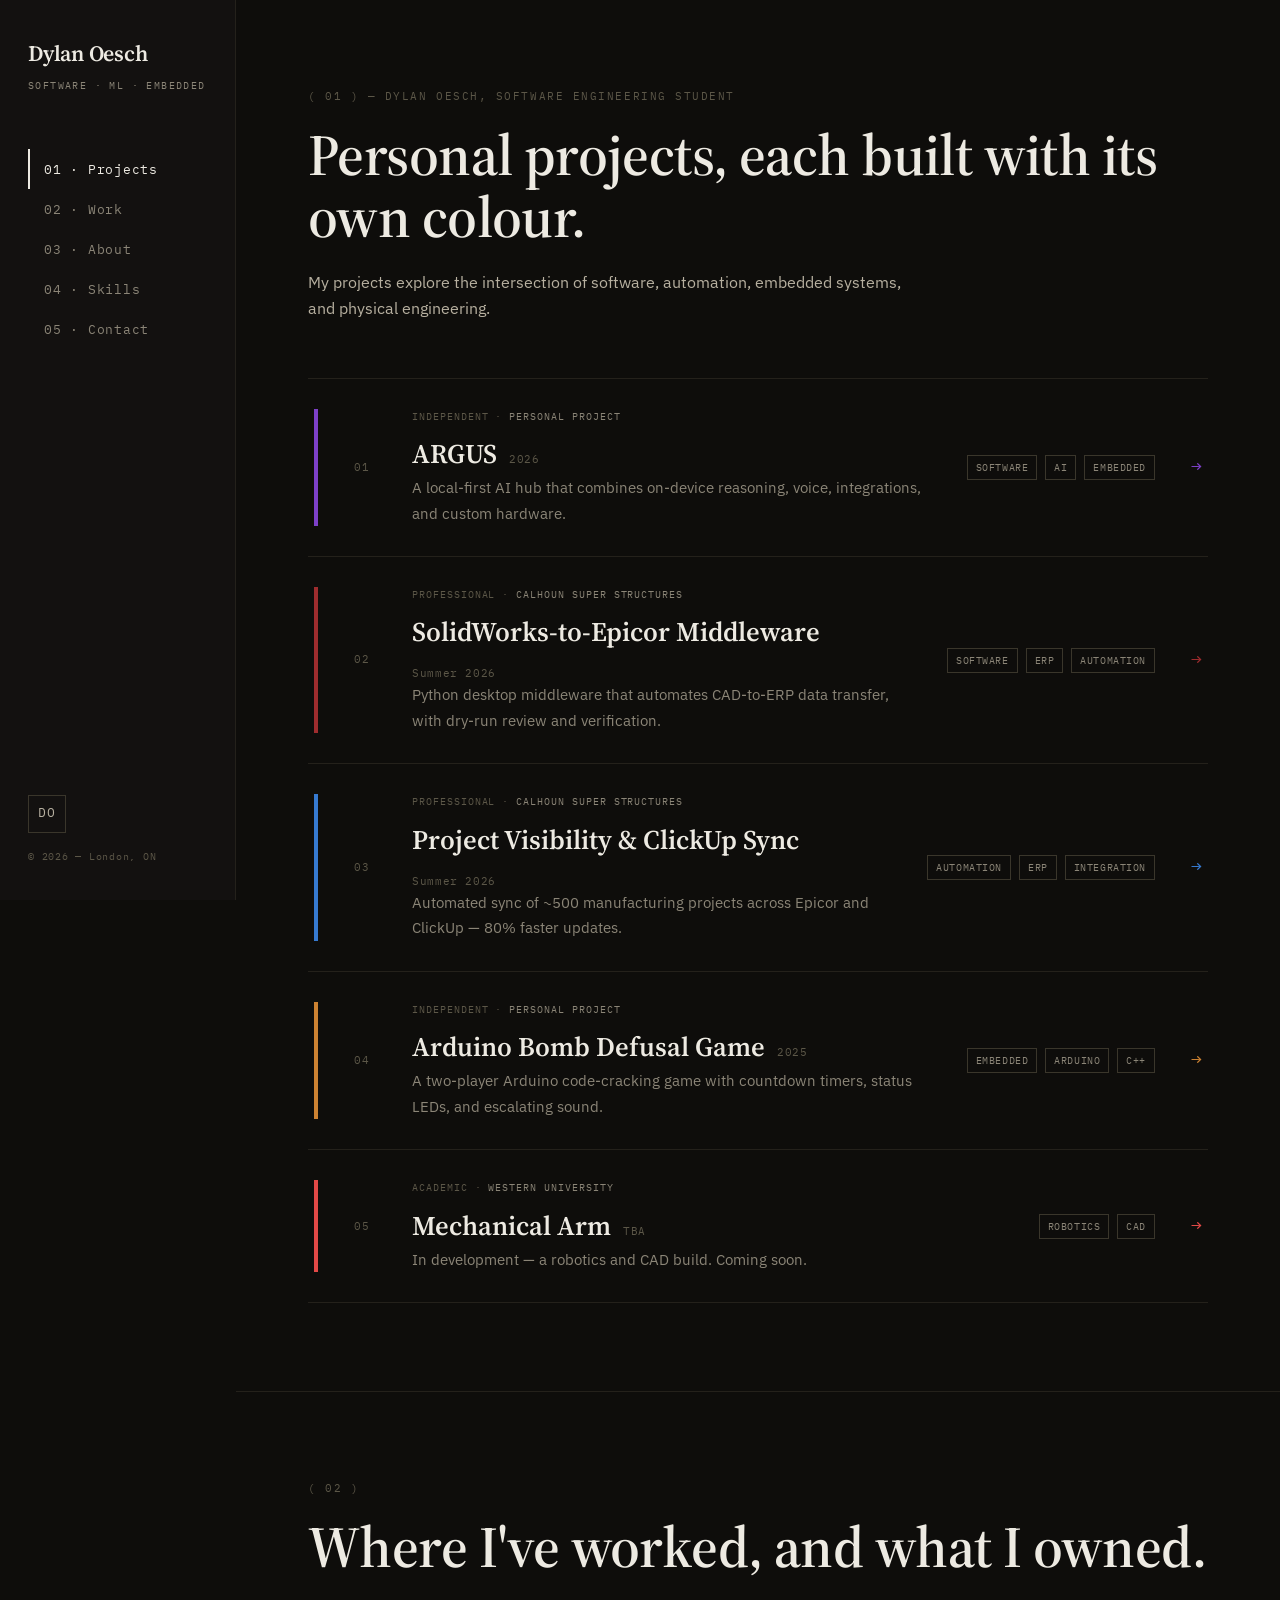
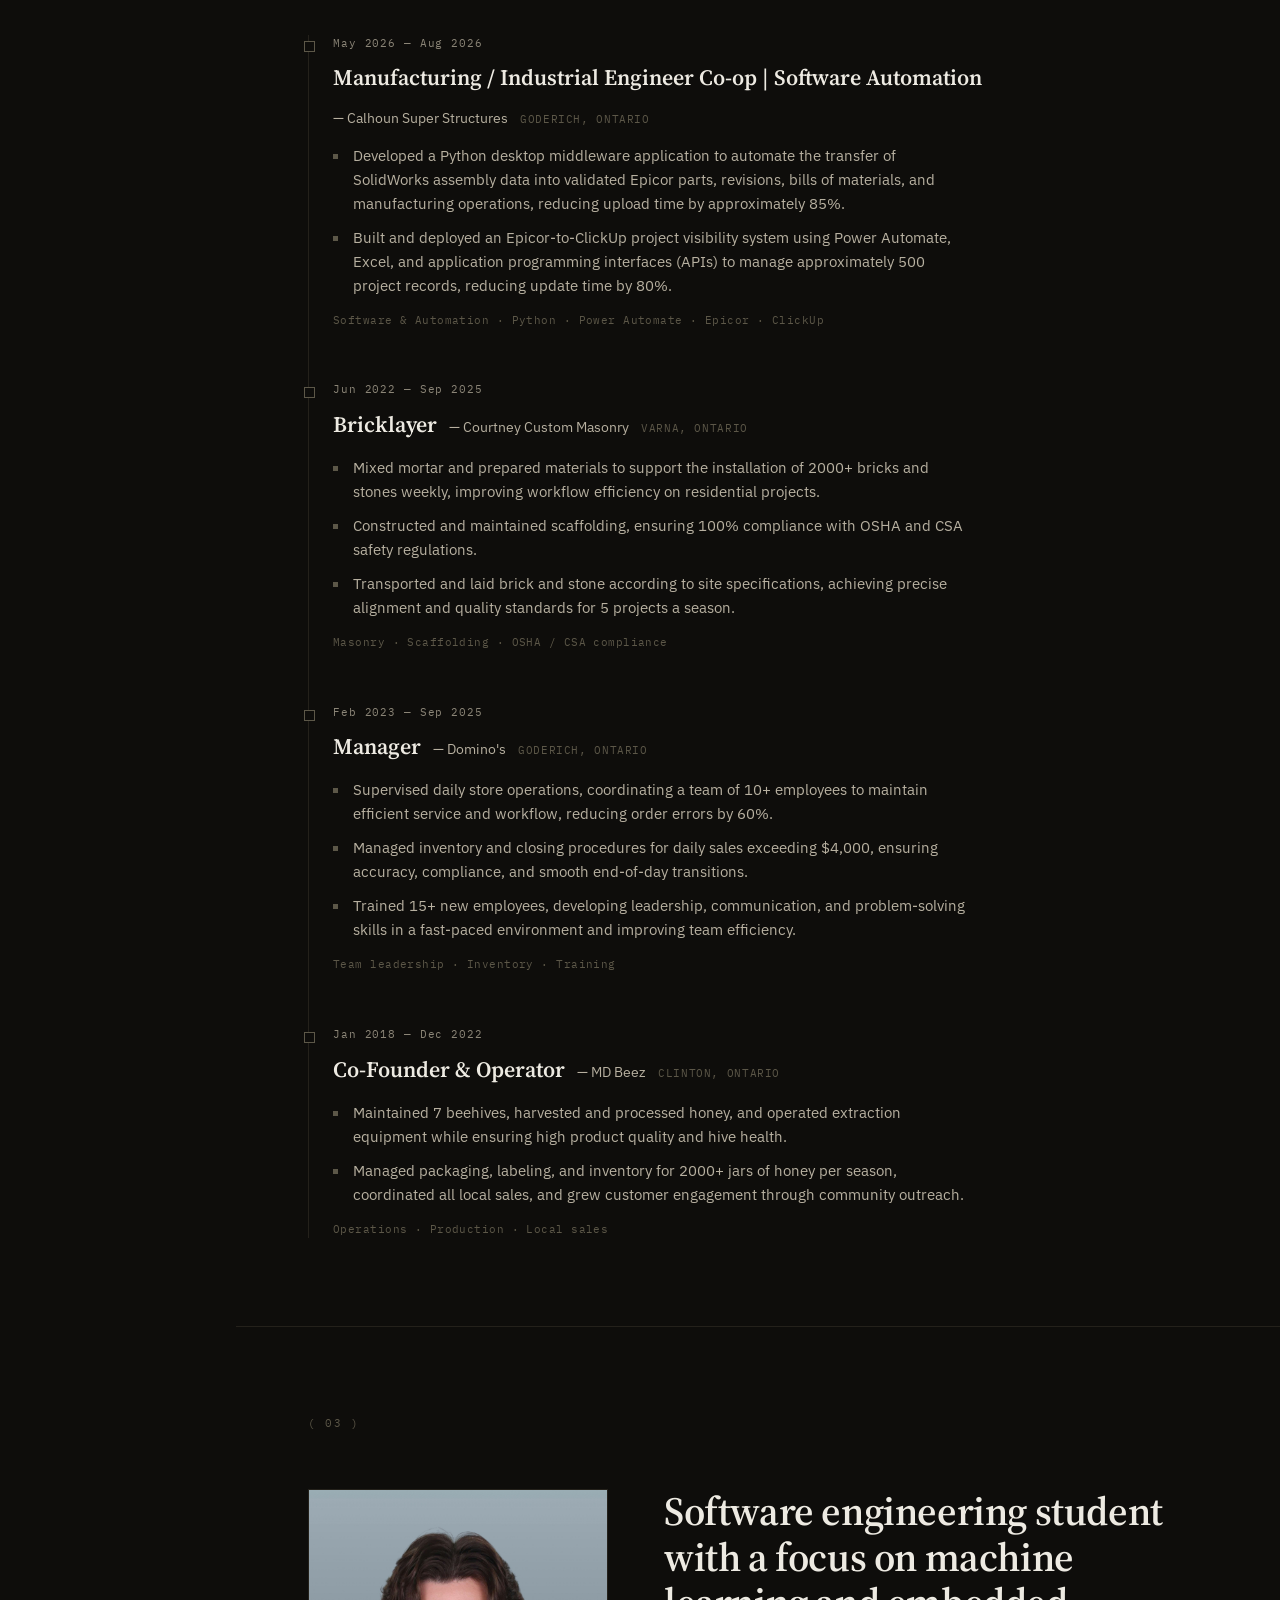
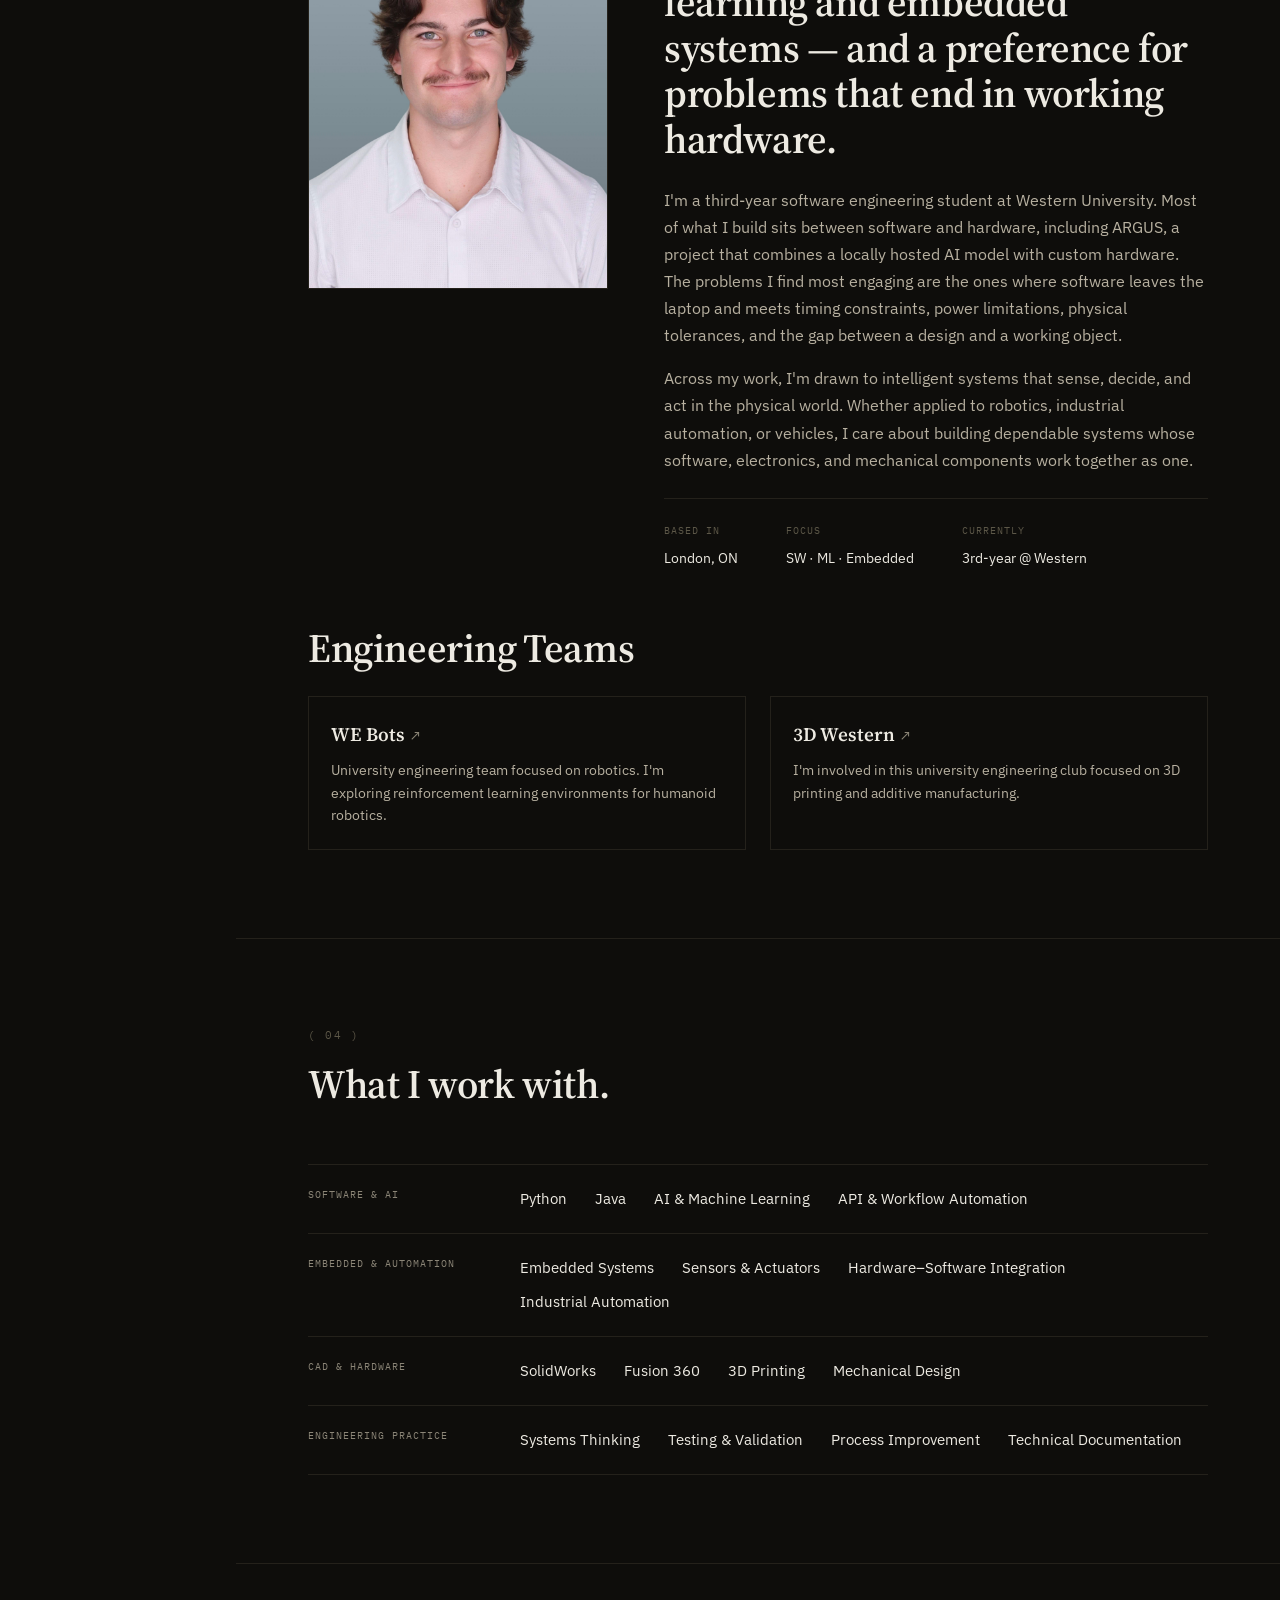
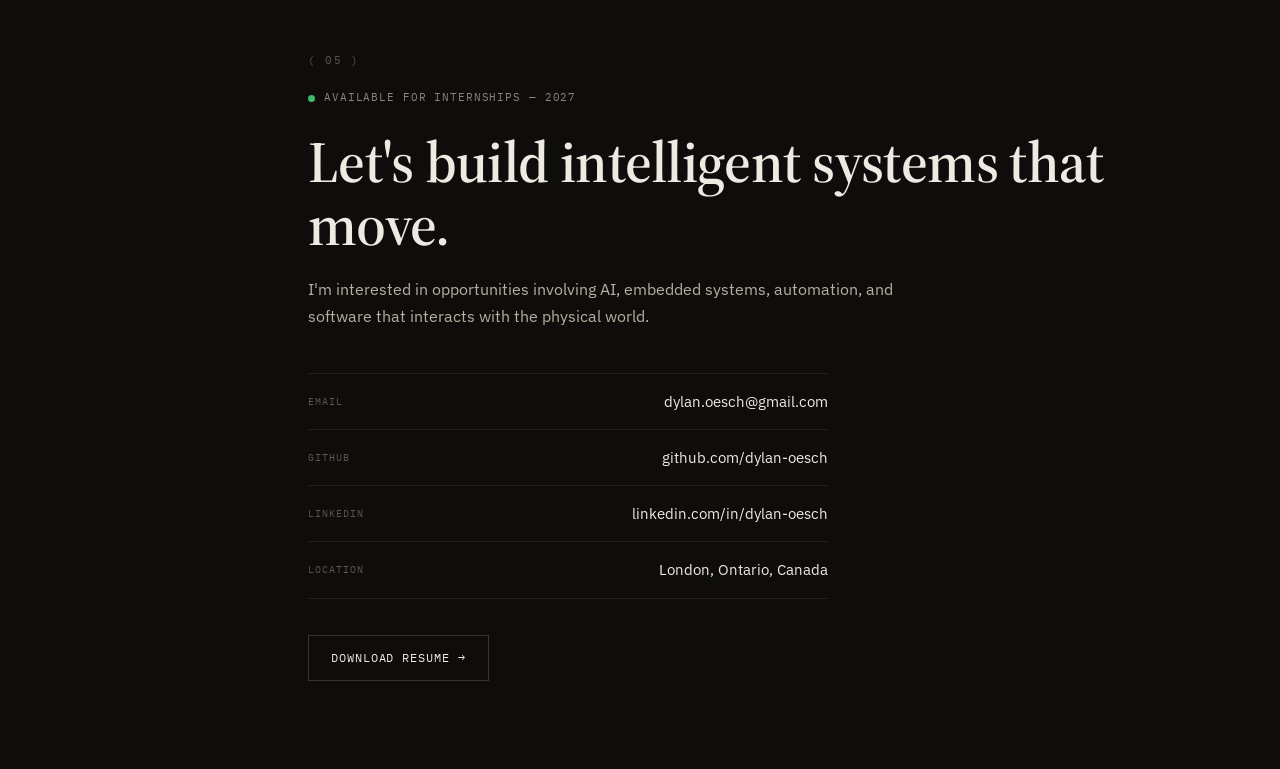
<file: index.html>
<!DOCTYPE html>
<html lang="en">
<head>
  <meta charset="UTF-8">
  <meta name="viewport" content="width=device-width, initial-scale=1.0">
  <meta name="description" content="Software engineering student focused on intelligent physical systems—and problems that end in working hardware.">
  <title>Dylan Oesch — Portfolio</title>
  <link rel="preconnect" href="https://fonts.googleapis.com">
  <link rel="preconnect" href="https://fonts.gstatic.com" crossorigin>
  <link href="https://fonts.googleapis.com/css2?family=IBM+Plex+Mono:wght@400;500&family=IBM+Plex+Sans:wght@400;500&family=Source+Serif+4:opsz,wght@8..60,400;8..60,500;8..60,600;8..60,700&display=swap" rel="stylesheet">
  <meta property="og:type" content="website">
  <meta property="og:title" content="Dylan Oesch — Portfolio">
  <meta property="og:description" content="Software engineering student focused on intelligent physical systems—and problems that end in working hardware.">
  <meta property="og:url" content="https://dylan-oesch.github.io/">
  <meta property="og:image" content="https://dylan-oesch.github.io/og-image.png">
  <meta property="og:image:width" content="1200">
  <meta property="og:image:height" content="630">
  <meta name="twitter:card" content="summary_large_image">
  <meta name="twitter:title" content="Dylan Oesch — Portfolio">
  <meta name="twitter:description" content="Software engineering student focused on intelligent physical systems—and problems that end in working hardware.">
  <meta name="twitter:image" content="https://dylan-oesch.github.io/og-image.png">
  <link rel="icon" type="image/svg+xml" href="favicon.svg">
  <meta name="theme-color" content="#0E0D0B">
  <link rel="stylesheet" href="styles.css">
  <script defer src="https://cloud.umami.is/script.js" data-website-id="4b866122-fcac-42a2-9e6e-7526f9d58f38"></script>
</head>
<body>
  <div class="layout">
    <!-- Sidebar (collapses to a top bar on mobile) -->
    <aside class="sidebar">
      <div>
        <a class="brand" href="#top" aria-label="Portfolio home">
          <span class="brand-name">Dylan Oesch</span>
          <span class="brand-tag">Software · ML · Embedded</span>
        </a>
        <a class="topbar-brand brand-name" href="#top">Dylan Oesch</a>

        <button class="nav-toggle" type="button" aria-expanded="false" aria-controls="sidebar-nav">
          <span class="sr-only">Toggle navigation</span>
          <span></span>
          <span></span>
          <span></span>
        </button>

        <nav class="sidebar-nav" id="sidebar-nav" aria-label="Primary">
          <a href="#projects">01 · Projects</a>
          <a href="#work">02 · Work</a>
          <a href="#about">03 · About</a>
          <a href="#skills">04 · Skills</a>
          <a href="#contact">05 · Contact</a>
        </nav>
      </div>

      <div class="sidebar-foot">
        <span class="monogram" aria-hidden="true">DO</span>
        <span class="sidebar-copy">&copy; <span id="year"></span> — London, ON</span>
      </div>
    </aside>

    <main class="main" id="top">
      <!-- 01 · Projects -->
      <section class="section" id="projects">
        <div class="section-head">
          <p class="eyebrow">( 01 ) — Dylan Oesch, software engineering student</p>
          <h1>Personal projects, each built with its own colour.</h1>
          <p class="lede">My projects explore the intersection of software, automation, embedded systems, and physical engineering.</p>
        </div>

        <div class="docket">
          <a class="docket-row accent-purple" href="argus.html" data-context-type="INDEPENDENT" data-context-name="PERSONAL PROJECT" data-context-url="">
            <span class="docket-bar" aria-hidden="true"></span>
            <span class="docket-index">01</span>
            <span class="docket-body">
              <span class="docket-title">
                <span class="name">ARGUS</span>
                <span class="year">2026</span>
              </span>
              <span class="docket-tagline">A local-first AI hub that combines on-device reasoning, voice, integrations, and custom hardware.</span>
            </span>
            <span class="docket-tags">
              <span class="tag">Software</span>
              <span class="tag">AI</span>
              <span class="tag">Embedded</span>
            </span>
            <span class="docket-arrow" aria-hidden="true">&rarr;</span>
          </a>

          <a class="docket-row accent-darkred" href="calhoun-epicor.html" data-context-type="PROFESSIONAL" data-context-name="CALHOUN SUPER STRUCTURES" data-context-url="">
            <span class="docket-bar" aria-hidden="true"></span>
            <span class="docket-index">02</span>
            <span class="docket-body">
              <span class="docket-title">
                <span class="name">SolidWorks-to-Epicor Middleware</span>
                <span class="year">Summer 2026</span>
              </span>
              <span class="docket-tagline">Python desktop middleware that automates CAD-to-ERP data transfer, with dry-run review and verification.</span>
            </span>
            <span class="docket-tags">
              <span class="tag">Software</span>
              <span class="tag">ERP</span>
              <span class="tag">Automation</span>
            </span>
            <span class="docket-arrow" aria-hidden="true">&rarr;</span>
          </a>

          <a class="docket-row accent-cobalt" href="clickup-sync.html" data-context-type="PROFESSIONAL" data-context-name="CALHOUN SUPER STRUCTURES" data-context-url="">
            <span class="docket-bar" aria-hidden="true"></span>
            <span class="docket-index">03</span>
            <span class="docket-body">
              <span class="docket-title">
                <span class="name">Project Visibility &amp; ClickUp Sync</span>
                <span class="year">Summer 2026</span>
              </span>
              <span class="docket-tagline">Automated sync of ~500 manufacturing projects across Epicor and ClickUp — 80% faster updates.</span>
            </span>
            <span class="docket-tags">
              <span class="tag">Automation</span>
              <span class="tag">ERP</span>
              <span class="tag">Integration</span>
            </span>
            <span class="docket-arrow" aria-hidden="true">&rarr;</span>
          </a>

          <a class="docket-row accent-amber" href="bomb-defusal.html" data-context-type="INDEPENDENT" data-context-name="PERSONAL PROJECT" data-context-url="">
            <span class="docket-bar" aria-hidden="true"></span>
            <span class="docket-index">04</span>
            <span class="docket-body">
              <span class="docket-title">
                <span class="name">Arduino Bomb Defusal Game</span>
                <span class="year">2025</span>
              </span>
              <span class="docket-tagline">A two-player Arduino code-cracking game with countdown timers, status LEDs, and escalating sound.</span>
            </span>
            <span class="docket-tags">
              <span class="tag">Embedded</span>
              <span class="tag">Arduino</span>
              <span class="tag">C++</span>
            </span>
            <span class="docket-arrow" aria-hidden="true">&rarr;</span>
          </a>

          <a class="docket-row accent-red" href="mechanical-arm.html" data-context-type="ACADEMIC" data-context-name="WESTERN UNIVERSITY" data-context-url="">
            <span class="docket-bar" aria-hidden="true"></span>
            <span class="docket-index">05</span>
            <span class="docket-body">
              <span class="docket-title">
                <span class="name">Mechanical Arm</span>
                <span class="year">TBA</span>
              </span>
              <span class="docket-tagline">In development — a robotics and CAD build. Coming soon.</span>
            </span>
            <span class="docket-tags">
              <span class="tag">Robotics</span>
              <span class="tag">CAD</span>
            </span>
            <span class="docket-arrow" aria-hidden="true">&rarr;</span>
          </a>
        </div>
      </section>

      <!-- 02 · Work -->
      <section class="section" id="work">
        <div class="section-head">
          <p class="eyebrow">( 02 )</p>
          <h1>Where I've worked, and what I owned.</h1>
        </div>

        <div class="timeline">
          <article class="timeline-item">
            <div class="timeline-date">May 2026 — Aug 2026</div>
            <div class="timeline-role">
              <span class="role">Manufacturing / Industrial Engineer Co-op | Software Automation</span>
              <span class="company">— Calhoun Super Structures</span>
              <span class="place">Goderich, Ontario</span>
            </div>
            <ul class="timeline-points">
              <li>Developed a Python desktop middleware application to automate the transfer of SolidWorks assembly data into validated Epicor parts, revisions, bills of materials, and manufacturing operations, reducing upload time by approximately 85%.</li>
              <li>Built and deployed an Epicor-to-ClickUp project visibility system using Power Automate, Excel, and application programming interfaces (APIs) to manage approximately 500 project records, reducing update time by 80%.</li>
            </ul>
            <div class="timeline-tools">Software &amp; Automation · Python · Power Automate · Epicor · ClickUp</div>
          </article>

          <article class="timeline-item">
            <div class="timeline-date">Jun 2022 — Sep 2025</div>
            <div class="timeline-role">
              <span class="role">Bricklayer</span>
              <span class="company">— Courtney Custom Masonry</span>
              <span class="place">Varna, Ontario</span>
            </div>
            <ul class="timeline-points">
              <li>Mixed mortar and prepared materials to support the installation of 2000+ bricks and stones weekly, improving workflow efficiency on residential projects.</li>
              <li>Constructed and maintained scaffolding, ensuring 100% compliance with OSHA and CSA safety regulations.</li>
              <li>Transported and laid brick and stone according to site specifications, achieving precise alignment and quality standards for 5 projects a season.</li>
            </ul>
            <div class="timeline-tools">Masonry · Scaffolding · OSHA / CSA compliance</div>
          </article>

          <article class="timeline-item">
            <div class="timeline-date">Feb 2023 — Sep 2025</div>
            <div class="timeline-role">
              <span class="role">Manager</span>
              <span class="company">— Domino's</span>
              <span class="place">Goderich, Ontario</span>
            </div>
            <ul class="timeline-points">
              <li>Supervised daily store operations, coordinating a team of 10+ employees to maintain efficient service and workflow, reducing order errors by 60%.</li>
              <li>Managed inventory and closing procedures for daily sales exceeding $4,000, ensuring accuracy, compliance, and smooth end-of-day transitions.</li>
              <li>Trained 15+ new employees, developing leadership, communication, and problem-solving skills in a fast-paced environment and improving team efficiency.</li>
            </ul>
            <div class="timeline-tools">Team leadership · Inventory · Training</div>
          </article>

          <article class="timeline-item">
            <div class="timeline-date">Jan 2018 — Dec 2022</div>
            <div class="timeline-role">
              <span class="role">Co-Founder &amp; Operator</span>
              <span class="company">— MD Beez</span>
              <span class="place">Clinton, Ontario</span>
            </div>
            <ul class="timeline-points">
              <li>Maintained 7 beehives, harvested and processed honey, and operated extraction equipment while ensuring high product quality and hive health.</li>
              <li>Managed packaging, labeling, and inventory for 2000+ jars of honey per season, coordinated all local sales, and grew customer engagement through community outreach.</li>
            </ul>
            <div class="timeline-tools">Operations · Production · Local sales</div>
          </article>
        </div>
      </section>

      <!-- 03 · About -->
      <section class="section" id="about">
        <div class="section-head">
          <p class="eyebrow">( 03 )</p>
        </div>

        <div class="about-grid">
          <div class="portrait">
            <img src="profile_photo.jpg" alt="Portrait of Dylan Oesch" loading="lazy">
          </div>
          <div class="about-copy">
            <h2>Software engineering student with a focus on machine learning and embedded systems — and a preference for problems that end in working hardware.</h2>
            <p style="margin-top:24px;">I'm a third-year software engineering student at Western University. Most of what I build sits between software and hardware, including ARGUS, a project that combines a locally hosted AI model with custom hardware. The problems I find most engaging are the ones where software leaves the laptop and meets timing constraints, power limitations, physical tolerances, and the gap between a design and a working object.</p>
            <p>Across my work, I'm drawn to intelligent systems that sense, decide, and act in the physical world. Whether applied to robotics, industrial automation, or vehicles, I care about building dependable systems whose software, electronics, and mechanical components work together as one.</p>
            <div class="fact-row">
              <div class="fact">
                <span class="label">Based in</span>
                <span class="value">London, ON</span>
              </div>
              <div class="fact">
                <span class="label">Focus</span>
                <span class="value">SW · ML · Embedded</span>
              </div>
              <div class="fact">
                <span class="label">Currently</span>
                <span class="value">3rd-year @ Western</span>
              </div>
            </div>
          </div>
        </div>

        <div class="engineering-teams" role="group" aria-labelledby="engineering-teams-heading">
          <h2 id="engineering-teams-heading">Engineering Teams</h2>
          <div class="spec-grid team-grid">
            <article class="spec-card team-entry">
              <h3><a class="team-link" href="https://webots.org/" target="_blank" rel="noopener noreferrer">WE Bots <span class="team-link-arrow" aria-hidden="true">&nearr;</span></a></h3>
              <p>University engineering team focused on robotics. I'm exploring reinforcement learning environments for humanoid robotics.</p>
            </article>
            <article class="spec-card team-entry">
              <h3><a class="team-link" href="https://www.3dwestern.ca/" target="_blank" rel="noopener noreferrer">3D Western <span class="team-link-arrow" aria-hidden="true">&nearr;</span></a></h3>
              <p>I'm involved in this university engineering club focused on 3D printing and additive manufacturing.</p>
            </article>
          </div>
        </div>
      </section>

      <!-- 04 · Skills -->
      <section class="section" id="skills">
        <div class="section-head">
          <p class="eyebrow">( 04 )</p>
          <h2>What I work with.</h2>
        </div>

        <div class="skill-group">
          <span class="label">Software &amp; AI</span>
          <div class="skill-items">
            <span>Python</span>
            <span>Java</span>
            <span>AI &amp; Machine Learning</span>
            <span>API &amp; Workflow Automation</span>
          </div>
        </div>
        <div class="skill-group">
          <span class="label">Embedded &amp; Automation</span>
          <div class="skill-items">
            <span>Embedded Systems</span>
            <span>Sensors &amp; Actuators</span>
            <span>Hardware–Software Integration</span>
            <span>Industrial Automation</span>
          </div>
        </div>
        <div class="skill-group">
          <span class="label">CAD &amp; Hardware</span>
          <div class="skill-items">
            <span>SolidWorks</span>
            <span>Fusion 360</span>
            <span>3D Printing</span>
            <span>Mechanical Design</span>
          </div>
        </div>
        <div class="skill-group">
          <span class="label">Engineering Practice</span>
          <div class="skill-items">
            <span>Systems Thinking</span>
            <span>Testing &amp; Validation</span>
            <span>Process Improvement</span>
            <span>Technical Documentation</span>
          </div>
        </div>
      </section>

      <!-- 05 · Contact -->
      <section class="section" id="contact">
        <div class="section-head" style="margin-bottom:0;">
          <p class="eyebrow">( 05 )</p>
          <div class="status">
            <span class="status-dot" aria-hidden="true"></span>
            <span class="status-label">Available for internships — 2027</span>
          </div>
          <h1>Let's build intelligent systems that move.</h1>
          <p class="lede">I'm interested in opportunities involving AI, embedded systems, automation, and software that interacts with the physical world.</p>
        </div>

        <div class="contact-list">
          <div class="contact-item">
            <span class="label">Email</span>
            <a class="value" href="mailto:dylan.oesch@gmail.com">dylan.oesch@gmail.com</a>
          </div>
          <div class="contact-item">
            <span class="label">GitHub</span>
            <a class="value" href="https://github.com/dylan-oesch" target="_blank" rel="noopener">github.com/dylan-oesch</a>
          </div>
          <div class="contact-item">
            <span class="label">LinkedIn</span>
            <a class="value" href="https://linkedin.com/in/dylan-oesch" target="_blank" rel="noopener">linkedin.com/in/dylan-oesch</a>
          </div>
          <div class="contact-item">
            <span class="label">Location</span>
            <span class="value">London, Ontario, Canada</span>
          </div>
        </div>

        <a class="btn" href="dylan_oesch_resume.pdf" download style="margin-top:36px;">Download resume &rarr;</a>
      </section>
    </main>
  </div>

  <script src="script.js"></script>
</body>
</html>
</file>
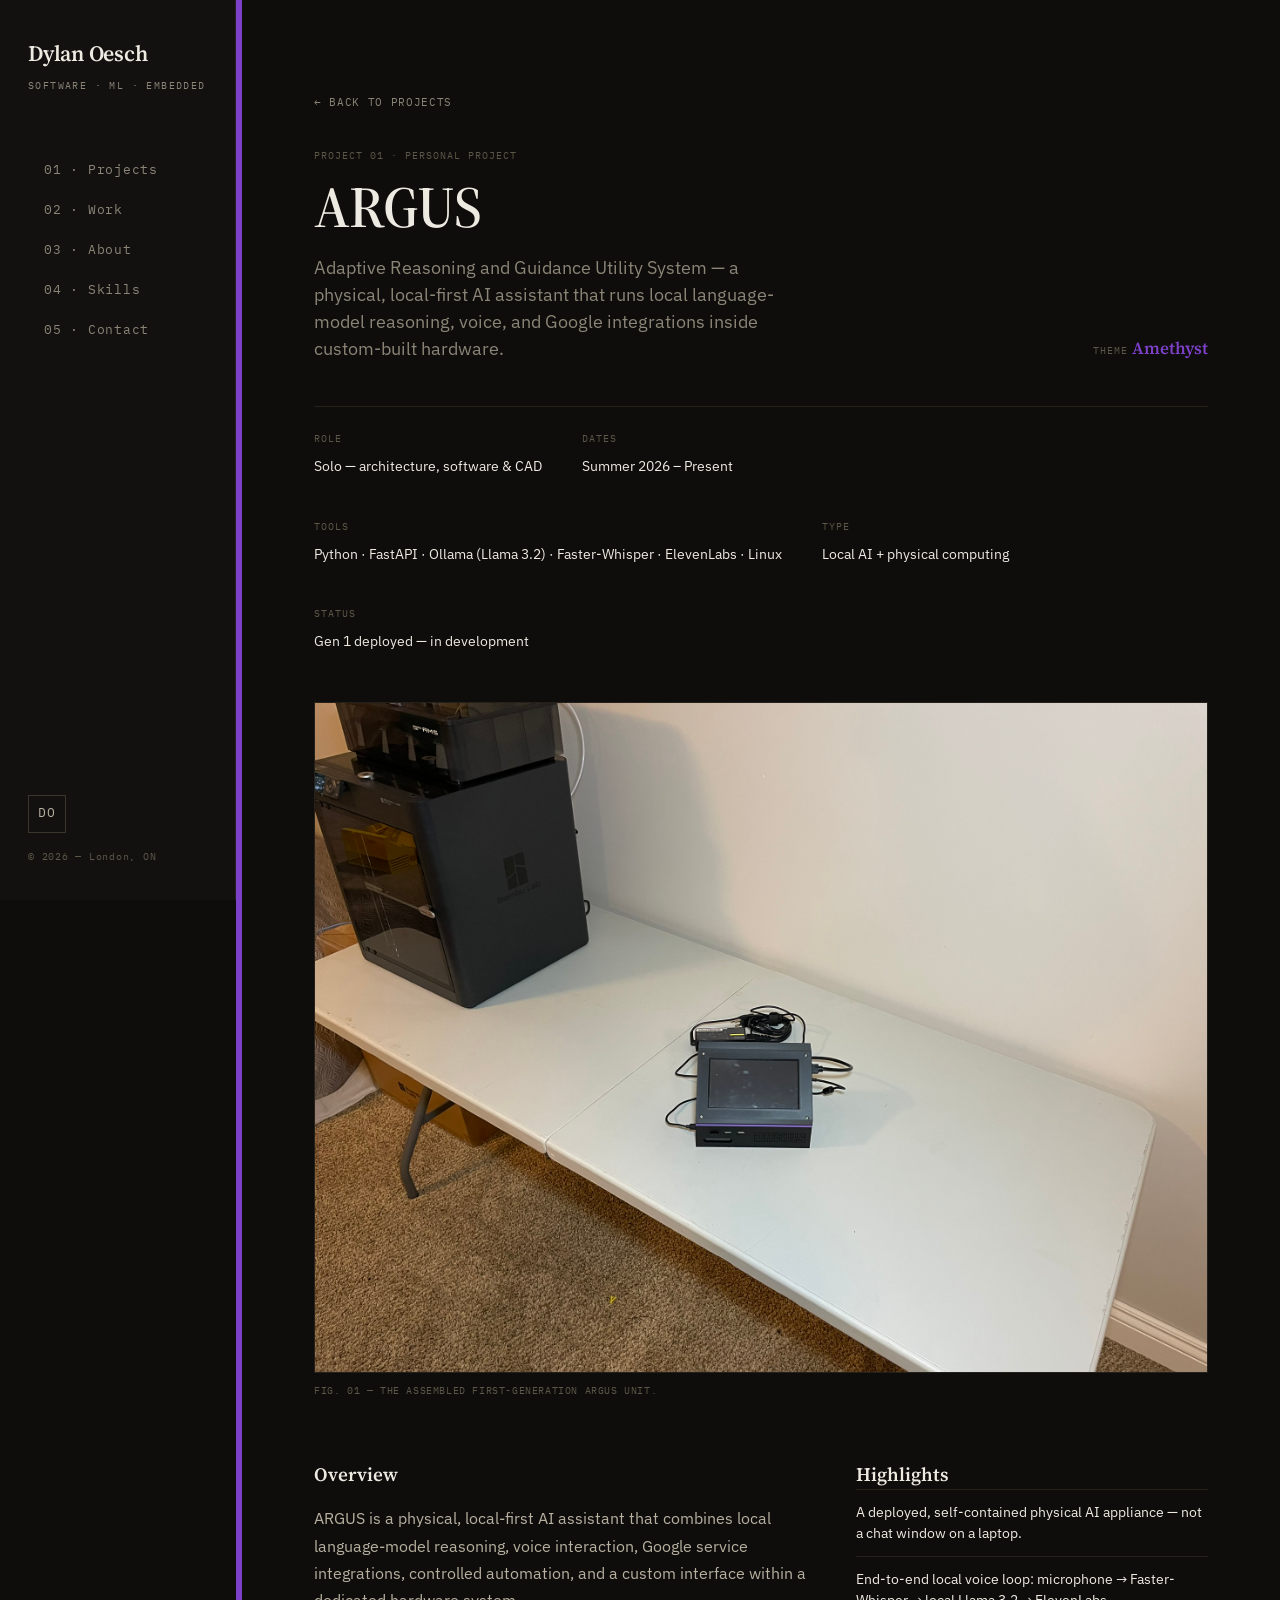
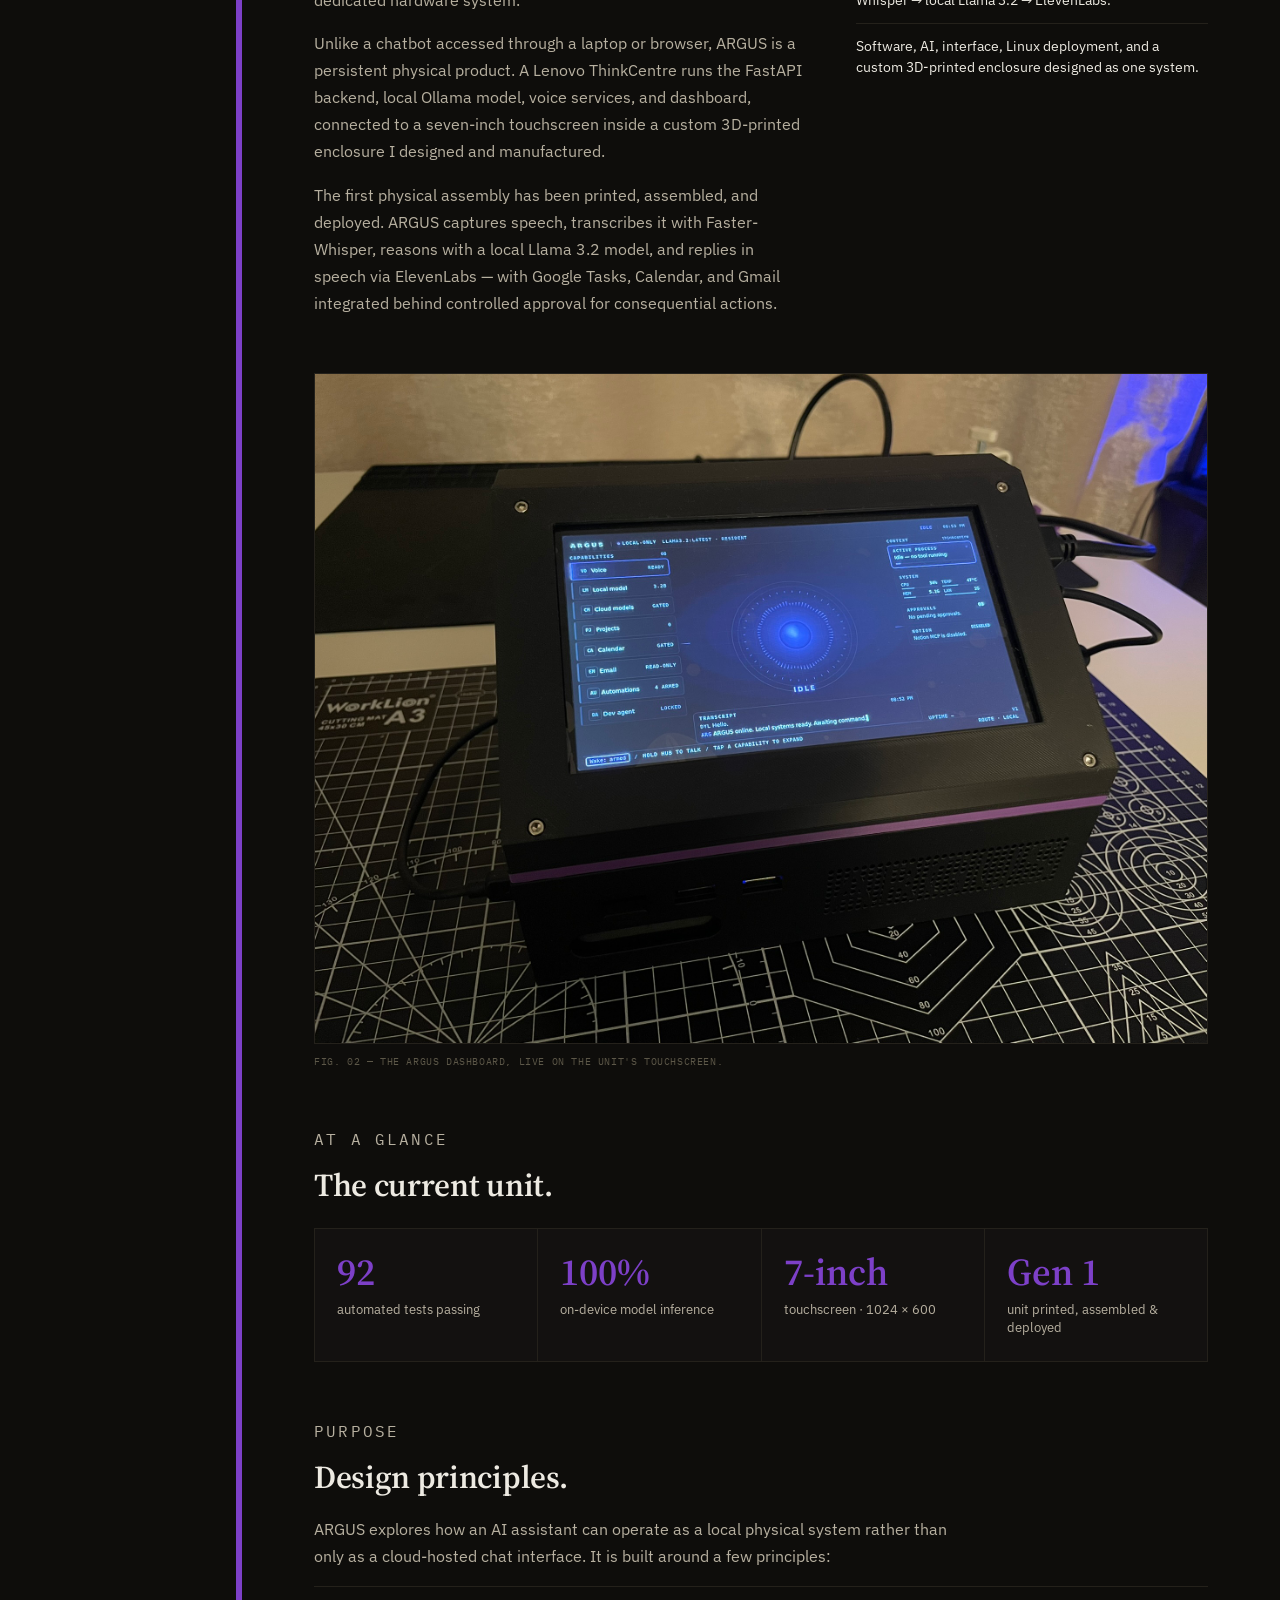
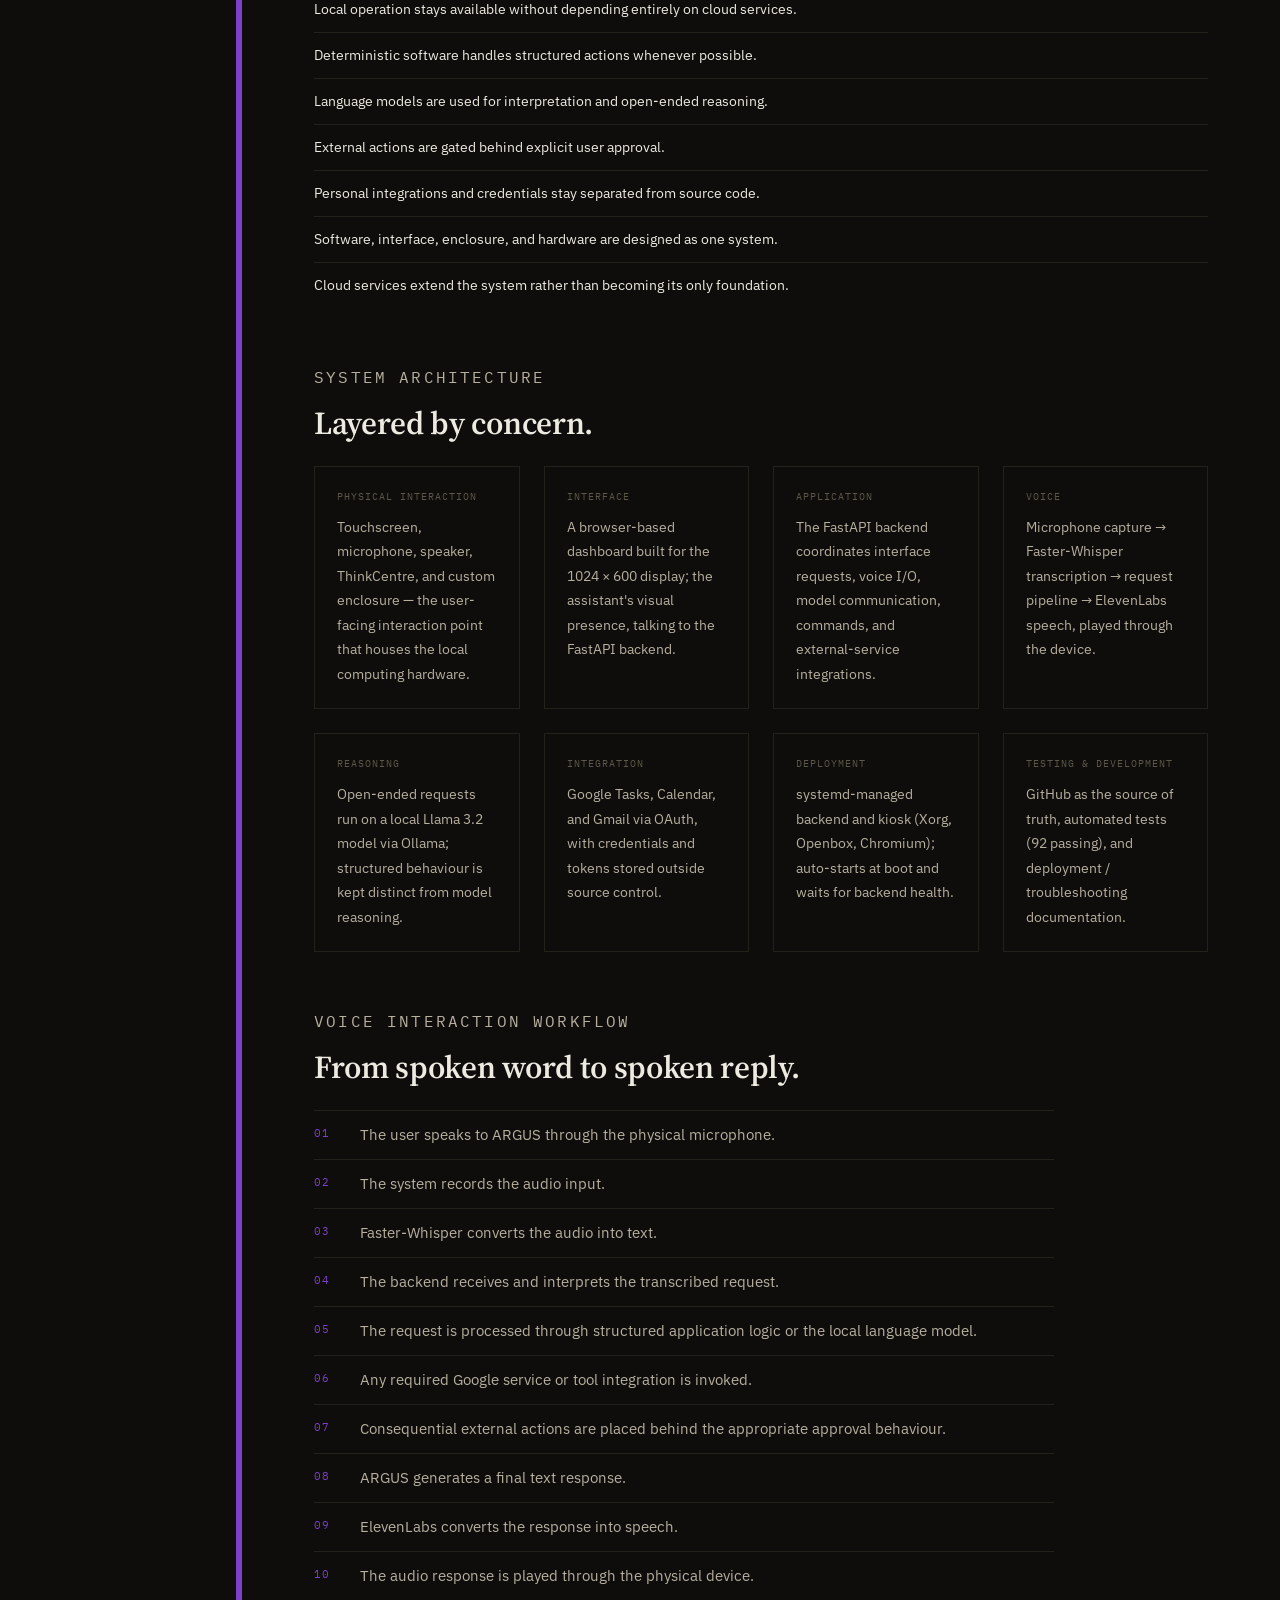
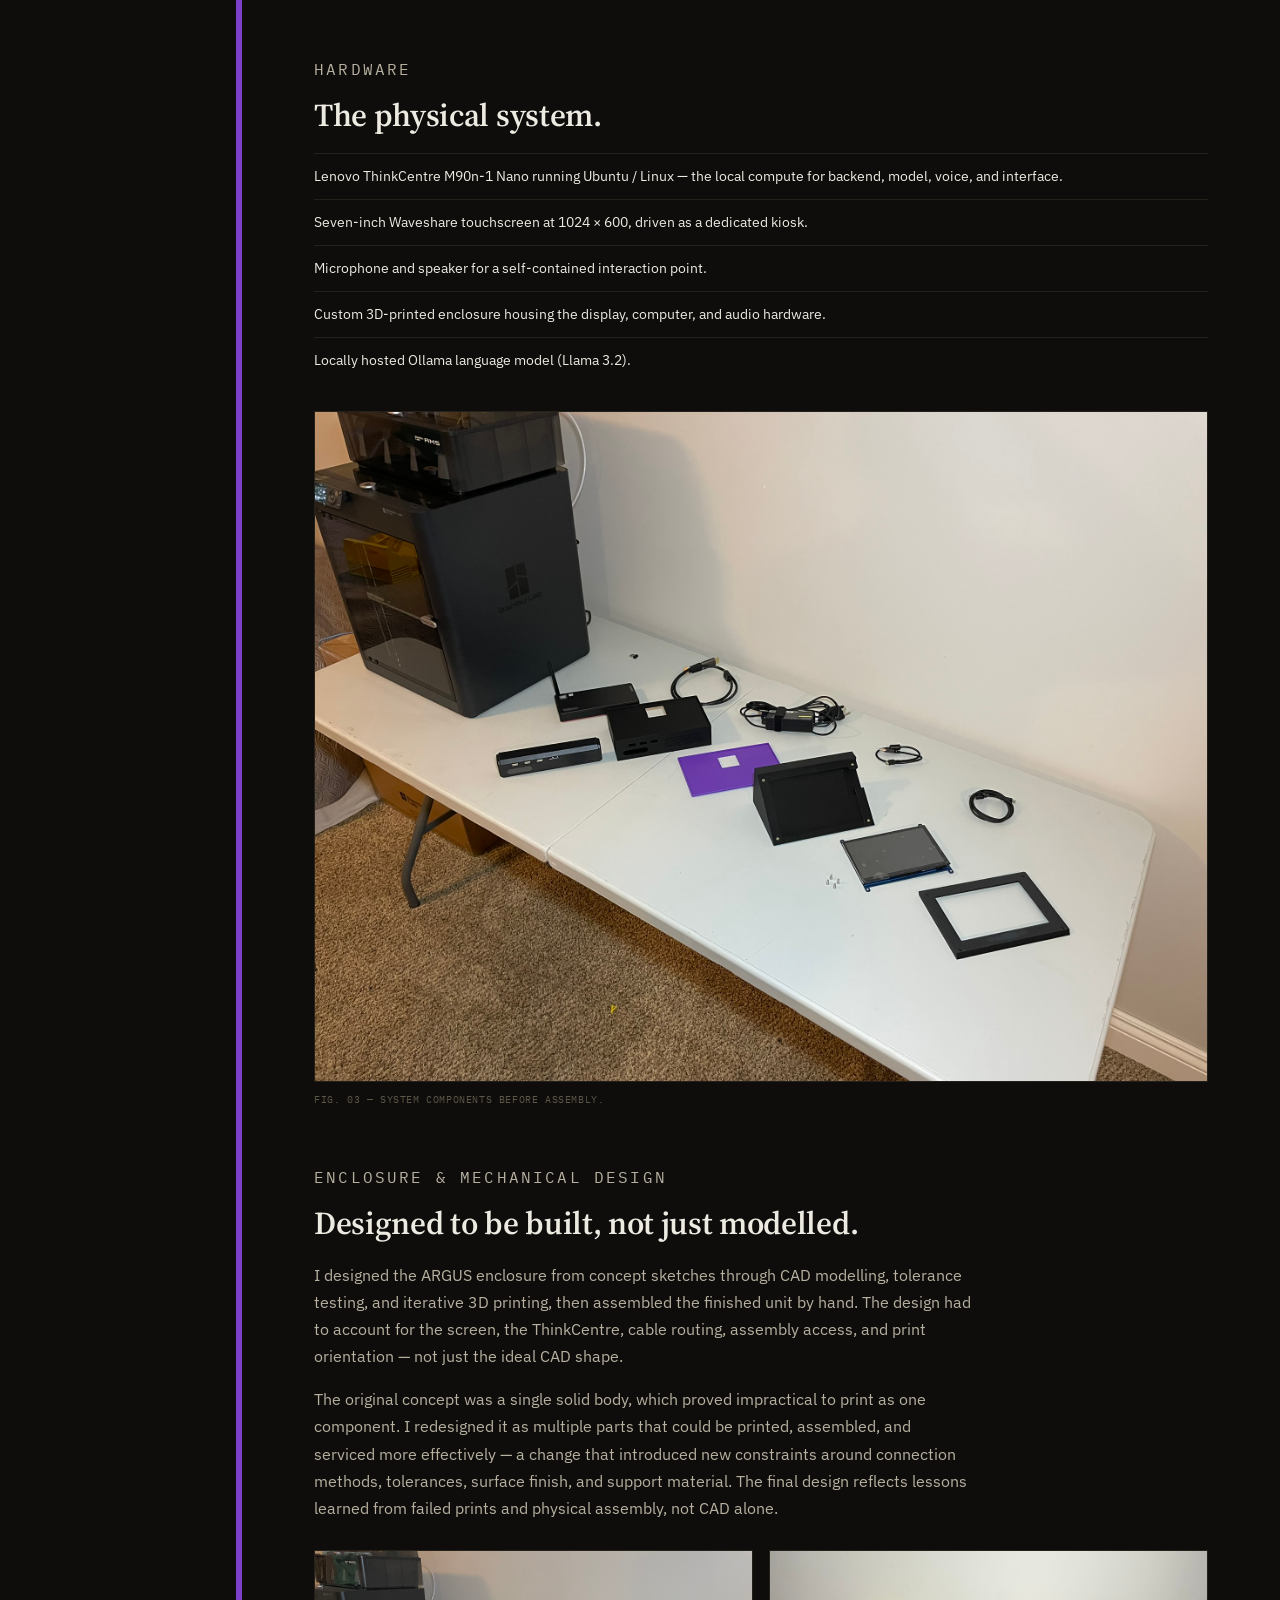
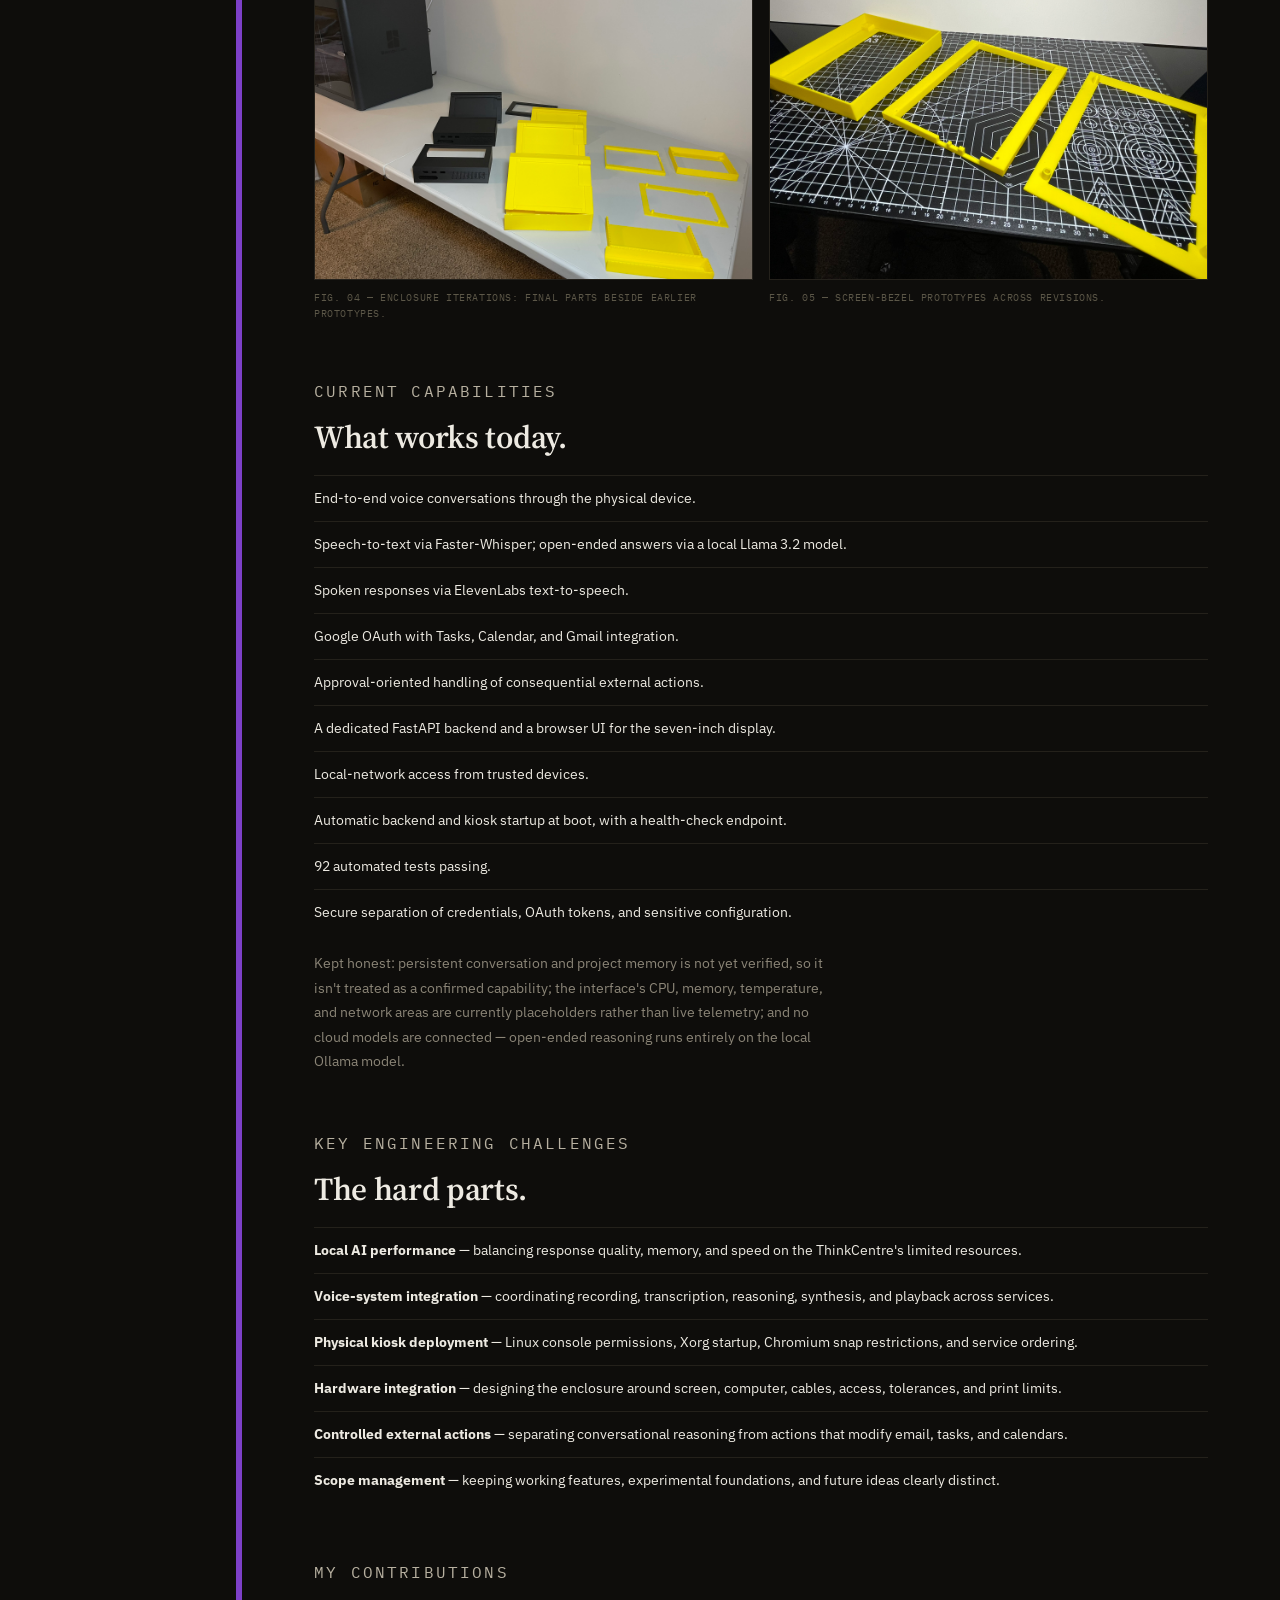
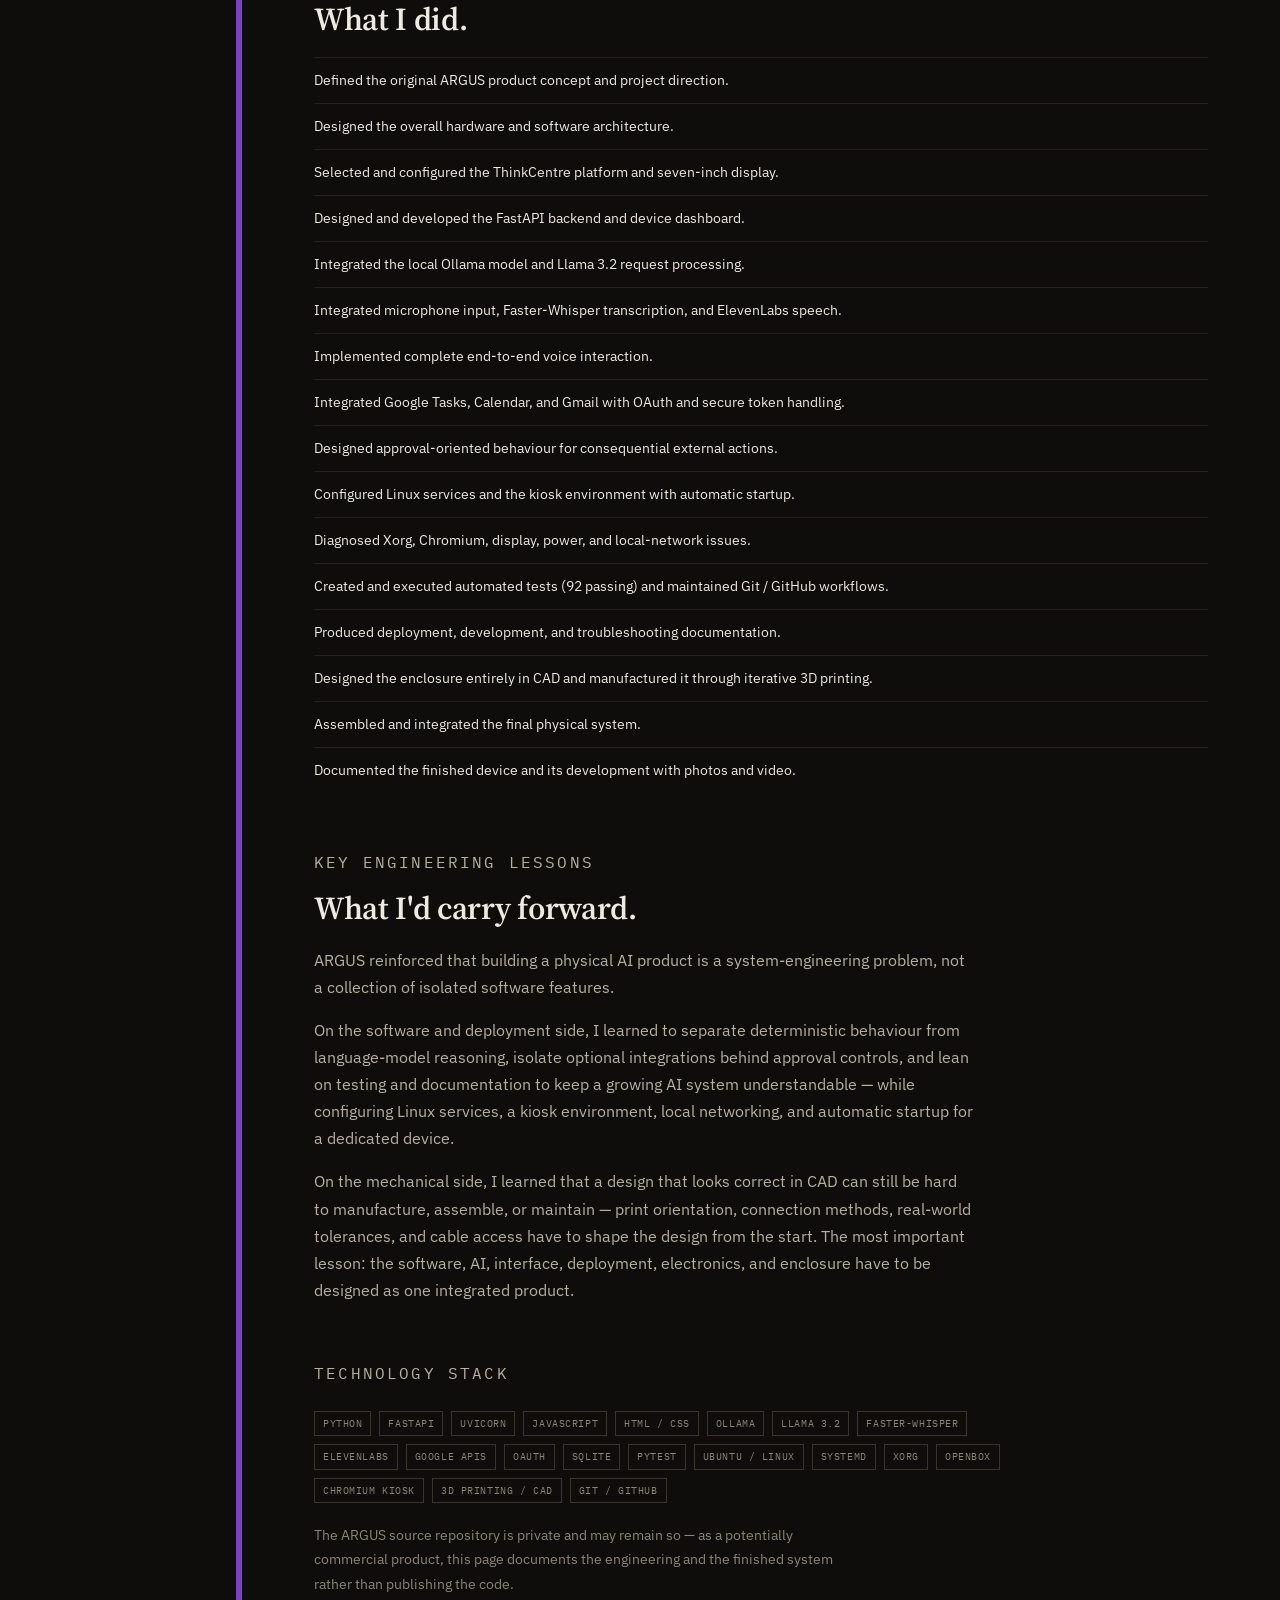
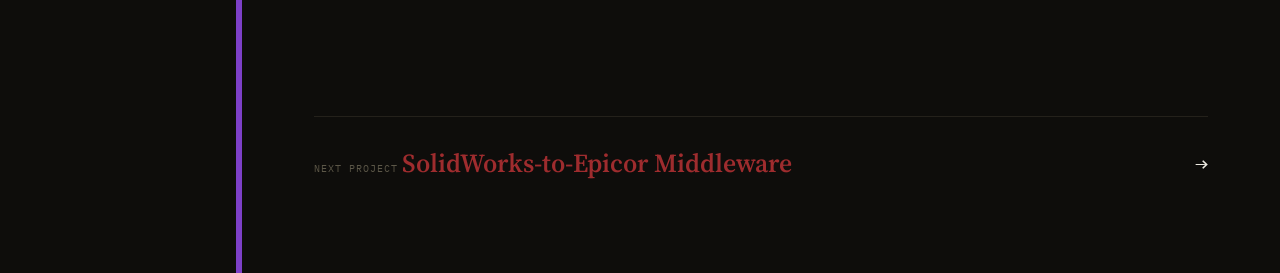
<file: argus.html>
<!DOCTYPE html>
<html lang="en">
<head>
  <meta charset="UTF-8">
  <meta name="viewport" content="width=device-width, initial-scale=1.0">
  <meta name="description" content="ARGUS — a physical, local-first AI assistant combining local language-model reasoning, voice interaction, Google integrations, and a custom 3D-printed enclosure on dedicated hardware. A project by Dylan Oesch.">
  <title>ARGUS — Dylan Oesch</title>
  <link rel="preconnect" href="https://fonts.googleapis.com">
  <link rel="preconnect" href="https://fonts.gstatic.com" crossorigin>
  <link href="https://fonts.googleapis.com/css2?family=IBM+Plex+Mono:wght@400;500&family=IBM+Plex+Sans:wght@400;500&family=Source+Serif+4:opsz,wght@8..60,400;8..60,500;8..60,600;8..60,700&display=swap" rel="stylesheet">
  <meta property="og:type" content="article">
  <meta property="og:title" content="ARGUS — Dylan Oesch">
  <meta property="og:description" content="A physical, local-first AI assistant: local language-model reasoning, voice, and Google integrations in a custom-built hardware system.">
  <meta property="og:url" content="https://dylan-oesch.github.io/argus.html">
  <meta property="og:image" content="https://dylan-oesch.github.io/og-image.png">
  <meta property="og:image:width" content="1200">
  <meta property="og:image:height" content="630">
  <meta name="twitter:card" content="summary_large_image">
  <meta name="twitter:image" content="https://dylan-oesch.github.io/og-image.png">
  <link rel="icon" type="image/svg+xml" href="favicon.svg">
  <meta name="theme-color" content="#0E0D0B">
  <link rel="stylesheet" href="styles.css">
  <script defer src="https://cloud.umami.is/script.js" data-website-id="4b866122-fcac-42a2-9e6e-7526f9d58f38"></script>
</head>
<body>
  <div class="layout">
    <!-- Sidebar -->
    <aside class="sidebar">
      <div>
        <a class="brand" href="index.html" aria-label="Portfolio home">
          <span class="brand-name">Dylan Oesch</span>
          <span class="brand-tag">Software · ML · Embedded</span>
        </a>
        <a class="topbar-brand brand-name" href="index.html">Dylan Oesch</a>

        <button class="nav-toggle" type="button" aria-expanded="false" aria-controls="sidebar-nav">
          <span class="sr-only">Toggle navigation</span>
          <span></span>
          <span></span>
          <span></span>
        </button>

        <nav class="sidebar-nav" id="sidebar-nav" aria-label="Primary">
          <a href="index.html#projects">01 · Projects</a>
          <a href="index.html#work">02 · Work</a>
          <a href="index.html#about">03 · About</a>
          <a href="index.html#skills">04 · Skills</a>
          <a href="index.html#contact">05 · Contact</a>
        </nav>
      </div>

      <div class="sidebar-foot">
        <span class="monogram" aria-hidden="true">DO</span>
        <span class="sidebar-copy">&copy; <span id="year"></span> — London, ON</span>
      </div>
    </aside>

    <main class="main">
      <section class="section detail accent-purple">
        <a class="back-link" href="index.html#projects">&larr; Back to projects</a>

        <div class="detail-head">
          <div>
            <p class="label">Project 01 · Personal Project</p>
            <h1 style="margin-top:12px;">ARGUS</h1>
            <p class="lede">Adaptive Reasoning and Guidance Utility System — a physical, local-first AI assistant that runs local language-model reasoning, voice, and Google integrations inside custom-built hardware.</p>
          </div>
          <div class="detail-theme">
            <span class="label">Theme</span>
            <span class="value">Amethyst</span>
          </div>
        </div>

        <!-- Spec strip -->
        <div class="spec-strip">
          <div class="spec"><span class="label">Role</span><span class="value">Solo — architecture, software &amp; CAD</span></div>
          <div class="spec"><span class="label">Dates</span><span class="value">Summer 2026 – Present</span></div>
          <div class="spec"><span class="label">Tools</span><span class="value">Python · FastAPI · Ollama (Llama 3.2) · Faster-Whisper · ElevenLabs · Linux</span></div>
          <div class="spec"><span class="label">Type</span><span class="value">Local AI + physical computing</span></div>
          <div class="spec"><span class="label">Status</span><span class="value">Gen 1 deployed — in development</span></div>
        </div>

        <figure class="figure">
          <img class="photo" src="media/argus/argus-unit.jpg" width="2048" height="1536" alt="The assembled first-generation ARGUS unit: a seven-inch touchscreen in a custom 3D-printed enclosure." loading="eager">
          <figcaption class="figcaption">Fig. 01 — the assembled first-generation ARGUS unit.</figcaption>
        </figure>

        <div class="detail-body">
          <!-- Overview + Highlights -->
          <div class="two-col">
            <div class="detail-block">
              <h3>Overview</h3>
              <p style="margin-top:16px;">ARGUS is a physical, local-first AI assistant that combines local language-model reasoning, voice interaction, Google service integrations, controlled automation, and a custom interface within a dedicated hardware system.</p>
              <p>Unlike a chatbot accessed through a laptop or browser, ARGUS is a persistent physical product. A Lenovo ThinkCentre runs the FastAPI backend, local Ollama model, voice services, and dashboard, connected to a seven-inch touchscreen inside a custom 3D-printed enclosure I designed and manufactured.</p>
              <p>The first physical assembly has been printed, assembled, and deployed. ARGUS captures speech, transcribes it with Faster-Whisper, reasons with a local Llama 3.2 model, and replies in speech via ElevenLabs — with Google Tasks, Calendar, and Gmail integrated behind controlled approval for consequential actions.</p>
            </div>
            <div class="detail-block">
              <h3 style="margin-bottom:0;">Highlights</h3>
              <ul class="highlight-list">
                <li>A deployed, self-contained physical AI appliance — not a chat window on a laptop.</li>
                <li>End-to-end local voice loop: microphone → Faster-Whisper → local Llama 3.2 → ElevenLabs.</li>
                <li>Software, AI, interface, Linux deployment, and a custom 3D-printed enclosure designed as one system.</li>
              </ul>
            </div>
          </div>

          <figure class="figure" style="margin:0;">
            <img class="photo" src="media/argus/argus-interface.jpg" width="2048" height="1536" alt="The ARGUS dashboard running on the device's own seven-inch touchscreen, showing capability status panels, a central reasoning indicator, and the live transcript in its idle state." loading="lazy">
            <figcaption class="figcaption">Fig. 02 — the ARGUS dashboard, live on the unit's touchscreen.</figcaption>
          </figure>

          <!-- By the numbers -->
          <article class="detail-block" id="impact">
            <p class="eyebrow">At a glance</p>
            <h2>The current unit.</h2>
            <div class="stat-grid">
              <div class="stat"><span class="num">92</span><span class="cap">automated tests passing</span></div>
              <div class="stat"><span class="num">100%</span><span class="cap">on-device model inference</span></div>
              <div class="stat"><span class="num">7-inch</span><span class="cap">touchscreen · 1024 × 600</span></div>
              <div class="stat"><span class="num">Gen 1</span><span class="cap">unit printed, assembled &amp; deployed</span></div>
            </div>
          </article>

          <!-- Purpose & principles -->
          <article class="detail-block" id="purpose">
            <p class="eyebrow">Purpose</p>
            <h2>Design principles.</h2>
            <p>ARGUS explores how an AI assistant can operate as a local physical system rather than only as a cloud-hosted chat interface. It is built around a few principles:</p>
            <ul class="highlight-list" style="margin-top:16px;">
              <li>Local operation stays available without depending entirely on cloud services.</li>
              <li>Deterministic software handles structured actions whenever possible.</li>
              <li>Language models are used for interpretation and open-ended reasoning.</li>
              <li>External actions are gated behind explicit user approval.</li>
              <li>Personal integrations and credentials stay separated from source code.</li>
              <li>Software, interface, enclosure, and hardware are designed as one system.</li>
              <li>Cloud services extend the system rather than becoming its only foundation.</li>
            </ul>
          </article>

          <!-- System architecture -->
          <article class="detail-block" id="system-design">
            <p class="eyebrow">System Architecture</p>
            <h2>Layered by concern.</h2>
            <div class="spec-grid" style="margin-top:24px;">
              <div class="spec-card">
                <span class="label">Physical Interaction</span>
                <p>Touchscreen, microphone, speaker, ThinkCentre, and custom enclosure — the user-facing interaction point that houses the local computing hardware.</p>
              </div>
              <div class="spec-card">
                <span class="label">Interface</span>
                <p>A browser-based dashboard built for the 1024 × 600 display; the assistant's visual presence, talking to the FastAPI backend.</p>
              </div>
              <div class="spec-card">
                <span class="label">Application</span>
                <p>The FastAPI backend coordinates interface requests, voice I/O, model communication, commands, and external-service integrations.</p>
              </div>
              <div class="spec-card">
                <span class="label">Voice</span>
                <p>Microphone capture → Faster-Whisper transcription → request pipeline → ElevenLabs speech, played through the device.</p>
              </div>
              <div class="spec-card">
                <span class="label">Reasoning</span>
                <p>Open-ended requests run on a local Llama 3.2 model via Ollama; structured behaviour is kept distinct from model reasoning.</p>
              </div>
              <div class="spec-card">
                <span class="label">Integration</span>
                <p>Google Tasks, Calendar, and Gmail via OAuth, with credentials and tokens stored outside source control.</p>
              </div>
              <div class="spec-card">
                <span class="label">Deployment</span>
                <p>systemd-managed backend and kiosk (Xorg, Openbox, Chromium); auto-starts at boot and waits for backend health.</p>
              </div>
              <div class="spec-card">
                <span class="label">Testing &amp; Development</span>
                <p>GitHub as the source of truth, automated tests (92 passing), and deployment / troubleshooting documentation.</p>
              </div>
            </div>
          </article>

          <!-- Voice workflow -->
          <article class="detail-block" id="workflow">
            <p class="eyebrow">Voice Interaction Workflow</p>
            <h2>From spoken word to spoken reply.</h2>
            <ol class="numbered-list">
              <li>The user speaks to ARGUS through the physical microphone.</li>
              <li>The system records the audio input.</li>
              <li>Faster-Whisper converts the audio into text.</li>
              <li>The backend receives and interprets the transcribed request.</li>
              <li>The request is processed through structured application logic or the local language model.</li>
              <li>Any required Google service or tool integration is invoked.</li>
              <li>Consequential external actions are placed behind the appropriate approval behaviour.</li>
              <li>ARGUS generates a final text response.</li>
              <li>ElevenLabs converts the response into speech.</li>
              <li>The audio response is played through the physical device.</li>
            </ol>
          </article>

          <!-- Hardware -->
          <article class="detail-block" id="hardware">
            <p class="eyebrow">Hardware</p>
            <h2>The physical system.</h2>
            <ul class="highlight-list" style="margin-top:8px;">
              <li>Lenovo ThinkCentre M90n-1 Nano running Ubuntu / Linux — the local compute for backend, model, voice, and interface.</li>
              <li>Seven-inch Waveshare touchscreen at 1024 × 600, driven as a dedicated kiosk.</li>
              <li>Microphone and speaker for a self-contained interaction point.</li>
              <li>Custom 3D-printed enclosure housing the display, computer, and audio hardware.</li>
              <li>Locally hosted Ollama language model (Llama 3.2).</li>
            </ul>
            <figure class="figure" style="margin-top:28px;">
              <img class="photo" src="media/argus/argus-components.jpg" width="2048" height="1536" alt="ARGUS components laid out before assembly: the ThinkCentre, seven-inch display, enclosure parts, and wiring." loading="lazy">
              <figcaption class="figcaption">Fig. 03 — system components before assembly.</figcaption>
            </figure>
          </article>

          <!-- Enclosure -->
          <article class="detail-block" id="enclosure">
            <p class="eyebrow">Enclosure &amp; Mechanical Design</p>
            <h2>Designed to be built, not just modelled.</h2>
            <p>I designed the ARGUS enclosure from concept sketches through CAD modelling, tolerance testing, and iterative 3D printing, then assembled the finished unit by hand. The design had to account for the screen, the ThinkCentre, cable routing, assembly access, and print orientation — not just the ideal CAD shape.</p>
            <p>The original concept was a single solid body, which proved impractical to print as one component. I redesigned it as multiple parts that could be printed, assembled, and serviced more effectively — a change that introduced new constraints around connection methods, tolerances, surface finish, and support material. The final design reflects lessons learned from failed prints and physical assembly, not CAD alone.</p>
            <div class="photo-grid">
              <figure>
                <img class="photo" src="media/argus/argus-enclosure-iterations.jpg" width="2048" height="1536" alt="Black final enclosure parts beside earlier yellow printed prototype iterations." loading="lazy">
                <figcaption class="figcaption">Fig. 04 — enclosure iterations: final parts beside earlier prototypes.</figcaption>
              </figure>
              <figure>
                <img class="photo" src="media/argus/argus-bezel-prototypes.jpg" width="2048" height="1536" alt="Three 3D-printed screen-bezel prototypes across revisions on a cutting mat." loading="lazy">
                <figcaption class="figcaption">Fig. 05 — screen-bezel prototypes across revisions.</figcaption>
              </figure>
            </div>
          </article>

          <!-- Current capabilities -->
          <article class="detail-block" id="capabilities">
            <p class="eyebrow">Current Capabilities</p>
            <h2>What works today.</h2>
            <ul class="highlight-list" style="margin-top:8px;">
              <li>End-to-end voice conversations through the physical device.</li>
              <li>Speech-to-text via Faster-Whisper; open-ended answers via a local Llama 3.2 model.</li>
              <li>Spoken responses via ElevenLabs text-to-speech.</li>
              <li>Google OAuth with Tasks, Calendar, and Gmail integration.</li>
              <li>Approval-oriented handling of consequential external actions.</li>
              <li>A dedicated FastAPI backend and a browser UI for the seven-inch display.</li>
              <li>Local-network access from trusted devices.</li>
              <li>Automatic backend and kiosk startup at boot, with a health-check endpoint.</li>
              <li>92 automated tests passing.</li>
              <li>Secure separation of credentials, OAuth tokens, and sensitive configuration.</li>
            </ul>
            <p style="margin-top:16px; color: var(--label); font-size: 14px;">Kept honest: persistent conversation and project memory is not yet verified, so it isn't treated as a confirmed capability; the interface's CPU, memory, temperature, and network areas are currently placeholders rather than live telemetry; and no cloud models are connected — open-ended reasoning runs entirely on the local Ollama model.</p>
          </article>

          <!-- Challenges -->
          <article class="detail-block" id="challenges">
            <p class="eyebrow">Key Engineering Challenges</p>
            <h2>The hard parts.</h2>
            <ul class="highlight-list" style="margin-top:8px;">
              <li><strong>Local AI performance</strong> — balancing response quality, memory, and speed on the ThinkCentre's limited resources.</li>
              <li><strong>Voice-system integration</strong> — coordinating recording, transcription, reasoning, synthesis, and playback across services.</li>
              <li><strong>Physical kiosk deployment</strong> — Linux console permissions, Xorg startup, Chromium snap restrictions, and service ordering.</li>
              <li><strong>Hardware integration</strong> — designing the enclosure around screen, computer, cables, access, tolerances, and print limits.</li>
              <li><strong>Controlled external actions</strong> — separating conversational reasoning from actions that modify email, tasks, and calendars.</li>
              <li><strong>Scope management</strong> — keeping working features, experimental foundations, and future ideas clearly distinct.</li>
            </ul>
          </article>

          <!-- My contributions -->
          <article class="detail-block" id="key-contributions">
            <p class="eyebrow">My Contributions</p>
            <h2>What I did.</h2>
            <ul class="highlight-list" style="margin-top:8px;">
              <li>Defined the original ARGUS product concept and project direction.</li>
              <li>Designed the overall hardware and software architecture.</li>
              <li>Selected and configured the ThinkCentre platform and seven-inch display.</li>
              <li>Designed and developed the FastAPI backend and device dashboard.</li>
              <li>Integrated the local Ollama model and Llama 3.2 request processing.</li>
              <li>Integrated microphone input, Faster-Whisper transcription, and ElevenLabs speech.</li>
              <li>Implemented complete end-to-end voice interaction.</li>
              <li>Integrated Google Tasks, Calendar, and Gmail with OAuth and secure token handling.</li>
              <li>Designed approval-oriented behaviour for consequential external actions.</li>
              <li>Configured Linux services and the kiosk environment with automatic startup.</li>
              <li>Diagnosed Xorg, Chromium, display, power, and local-network issues.</li>
              <li>Created and executed automated tests (92 passing) and maintained Git / GitHub workflows.</li>
              <li>Produced deployment, development, and troubleshooting documentation.</li>
              <li>Designed the enclosure entirely in CAD and manufactured it through iterative 3D printing.</li>
              <li>Assembled and integrated the final physical system.</li>
              <li>Documented the finished device and its development with photos and video.</li>
            </ul>
          </article>

          <!-- What I learned -->
          <article class="detail-block" id="learned">
            <p class="eyebrow">Key Engineering Lessons</p>
            <h2>What I'd carry forward.</h2>
            <p>ARGUS reinforced that building a physical AI product is a system-engineering problem, not a collection of isolated software features.</p>
            <p>On the software and deployment side, I learned to separate deterministic behaviour from language-model reasoning, isolate optional integrations behind approval controls, and lean on testing and documentation to keep a growing AI system understandable — while configuring Linux services, a kiosk environment, local networking, and automatic startup for a dedicated device.</p>
            <p>On the mechanical side, I learned that a design that looks correct in CAD can still be hard to manufacture, assemble, or maintain — print orientation, connection methods, real-world tolerances, and cable access have to shape the design from the start. The most important lesson: the software, AI, interface, deployment, electronics, and enclosure have to be designed as one integrated product.</p>
          </article>

          <!-- Technologies -->
          <article class="detail-block" id="technologies">
            <p class="eyebrow">Technology Stack</p>
            <div class="tech-tags">
              <span class="tag">Python</span>
              <span class="tag">FastAPI</span>
              <span class="tag">Uvicorn</span>
              <span class="tag">JavaScript</span>
              <span class="tag">HTML / CSS</span>
              <span class="tag">Ollama</span>
              <span class="tag">Llama 3.2</span>
              <span class="tag">Faster-Whisper</span>
              <span class="tag">ElevenLabs</span>
              <span class="tag">Google APIs</span>
              <span class="tag">OAuth</span>
              <span class="tag">SQLite</span>
              <span class="tag">Pytest</span>
              <span class="tag">Ubuntu / Linux</span>
              <span class="tag">systemd</span>
              <span class="tag">Xorg</span>
              <span class="tag">Openbox</span>
              <span class="tag">Chromium Kiosk</span>
              <span class="tag">3D Printing / CAD</span>
              <span class="tag">Git / GitHub</span>
            </div>
            <p style="margin-top:20px; color: var(--label); font-size: 14px;">The ARGUS source repository is private and may remain so — as a potentially commercial product, this page documents the engineering and the finished system rather than publishing the code.</p>
          </article>

          <!-- Next project -->
          <a class="next-project accent-darkred" href="calhoun-epicor.html">
            <div>
              <span class="label">Next project</span>
              <span class="value">SolidWorks-to-Epicor Middleware</span>
            </div>
            <span class="arrow" aria-hidden="true">&rarr;</span>
          </a>
        </div>
      </section>
    </main>
  </div>

  <script src="script.js"></script>
</body>
</html>
</file>
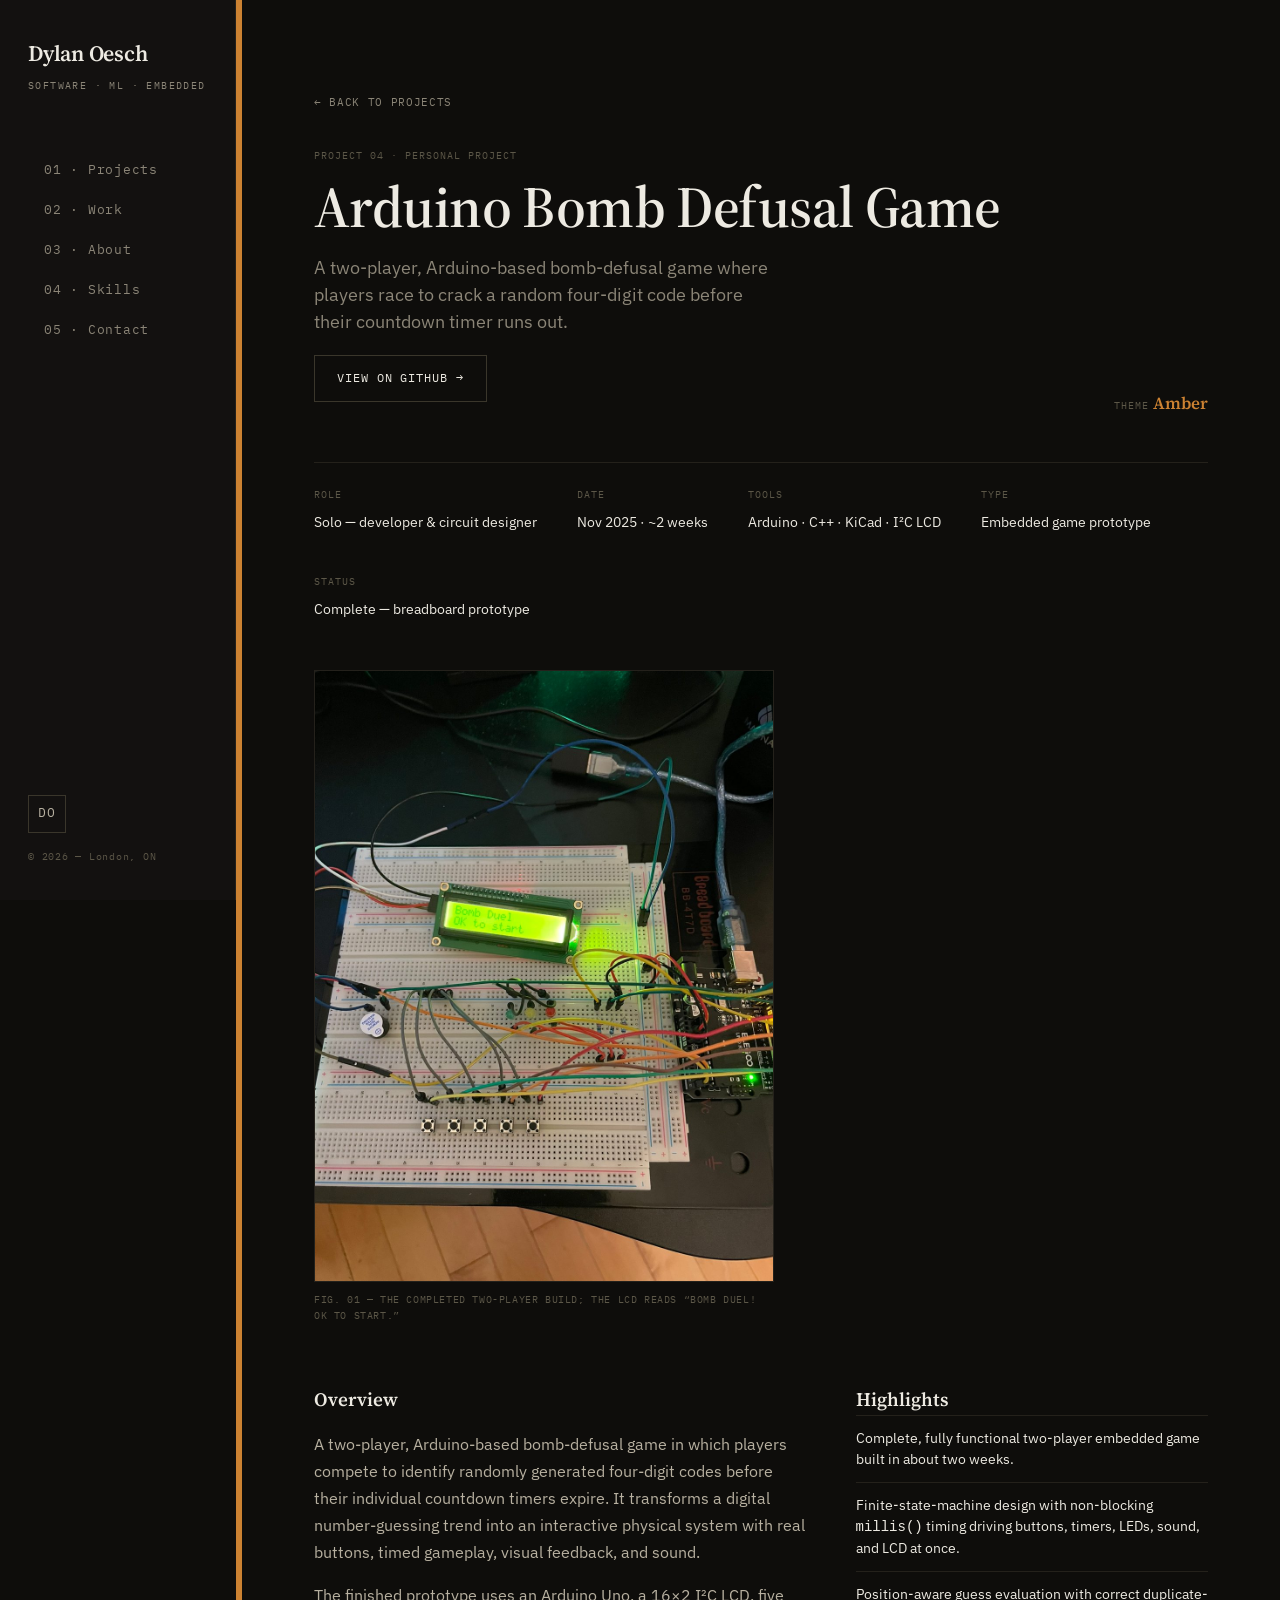
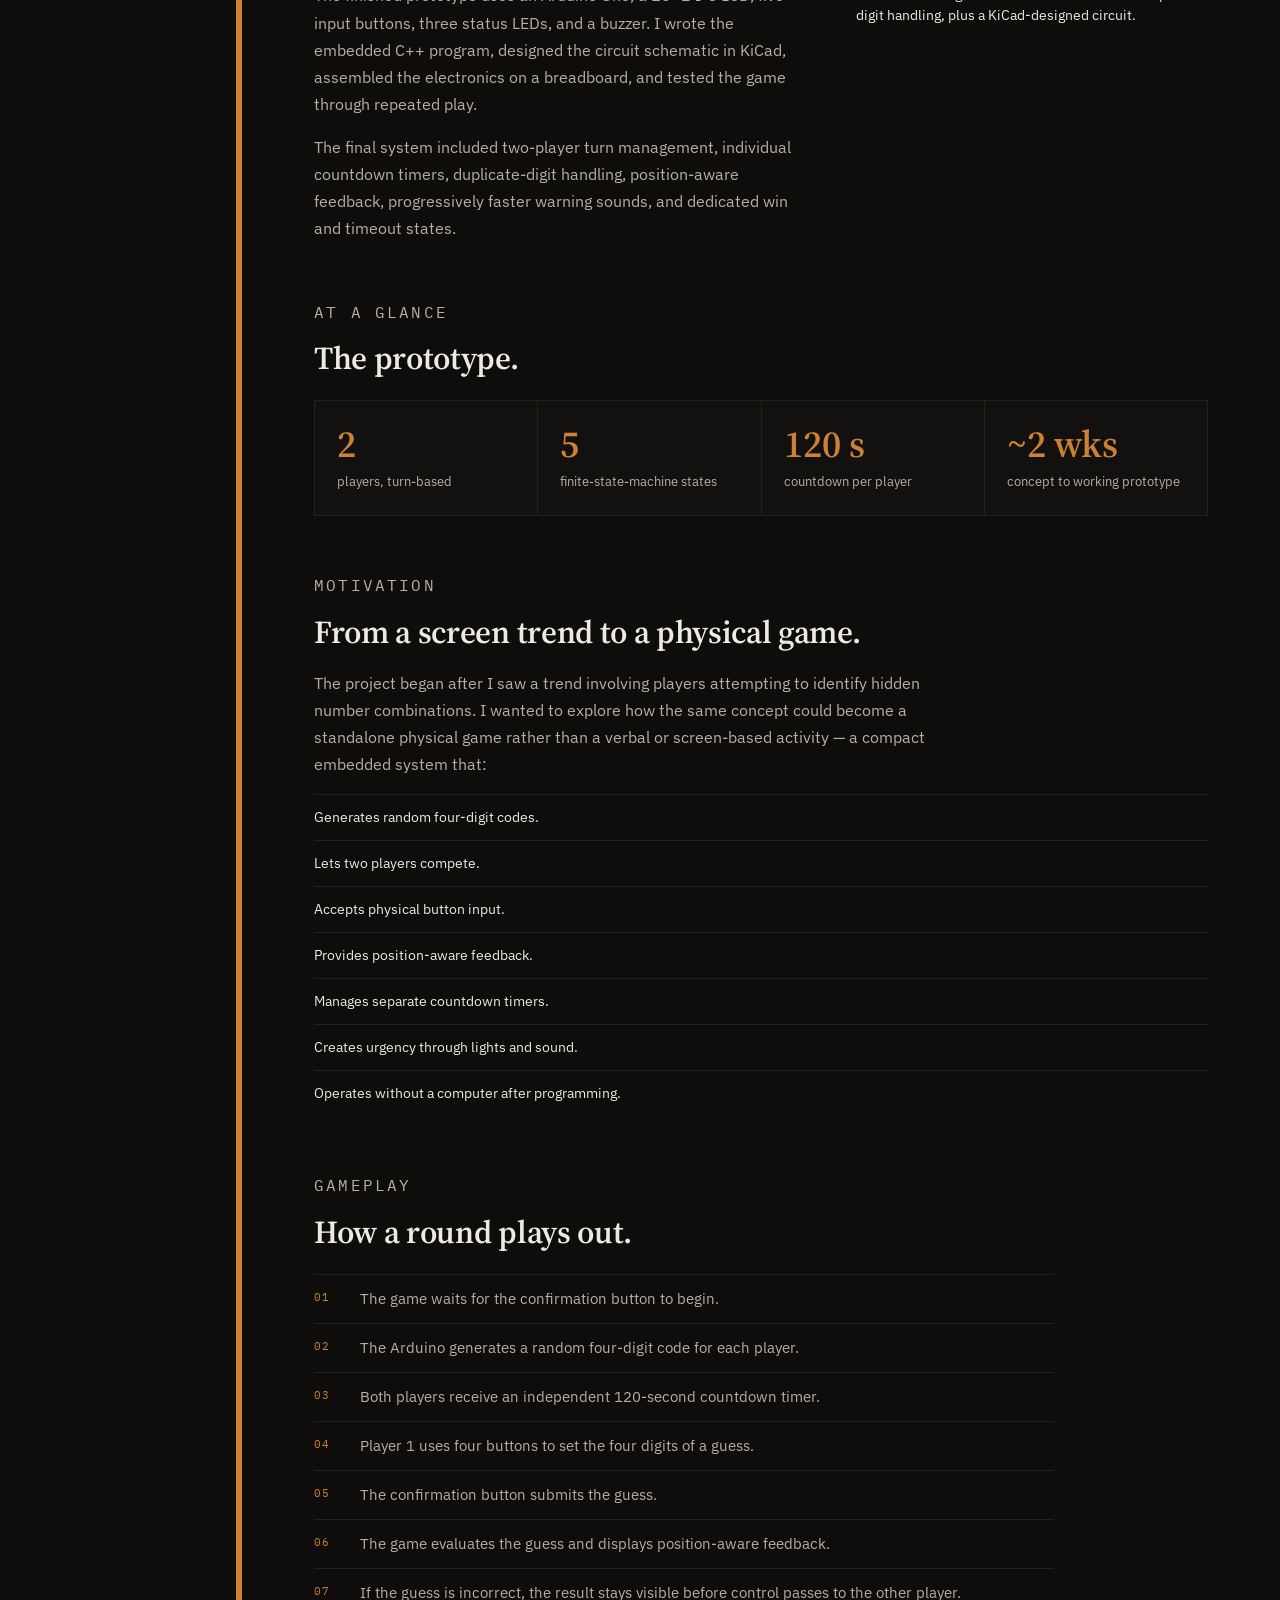
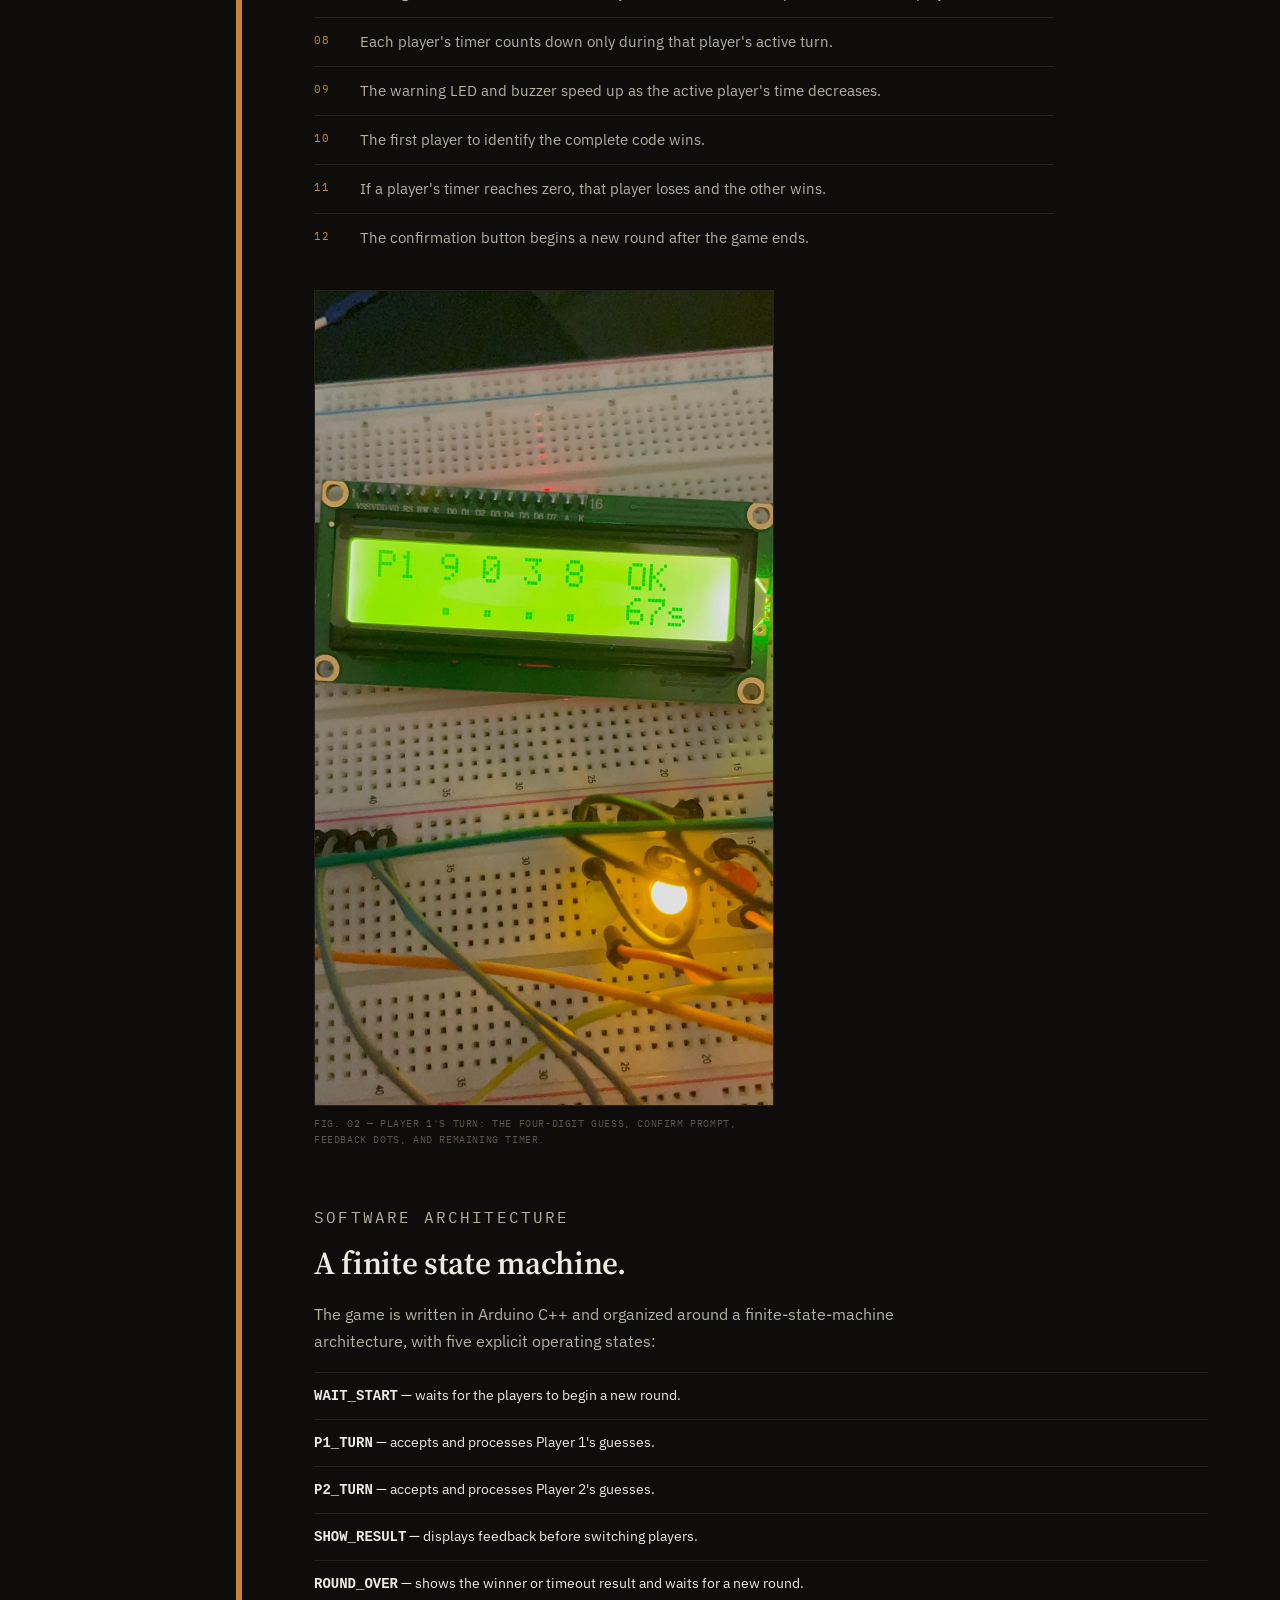
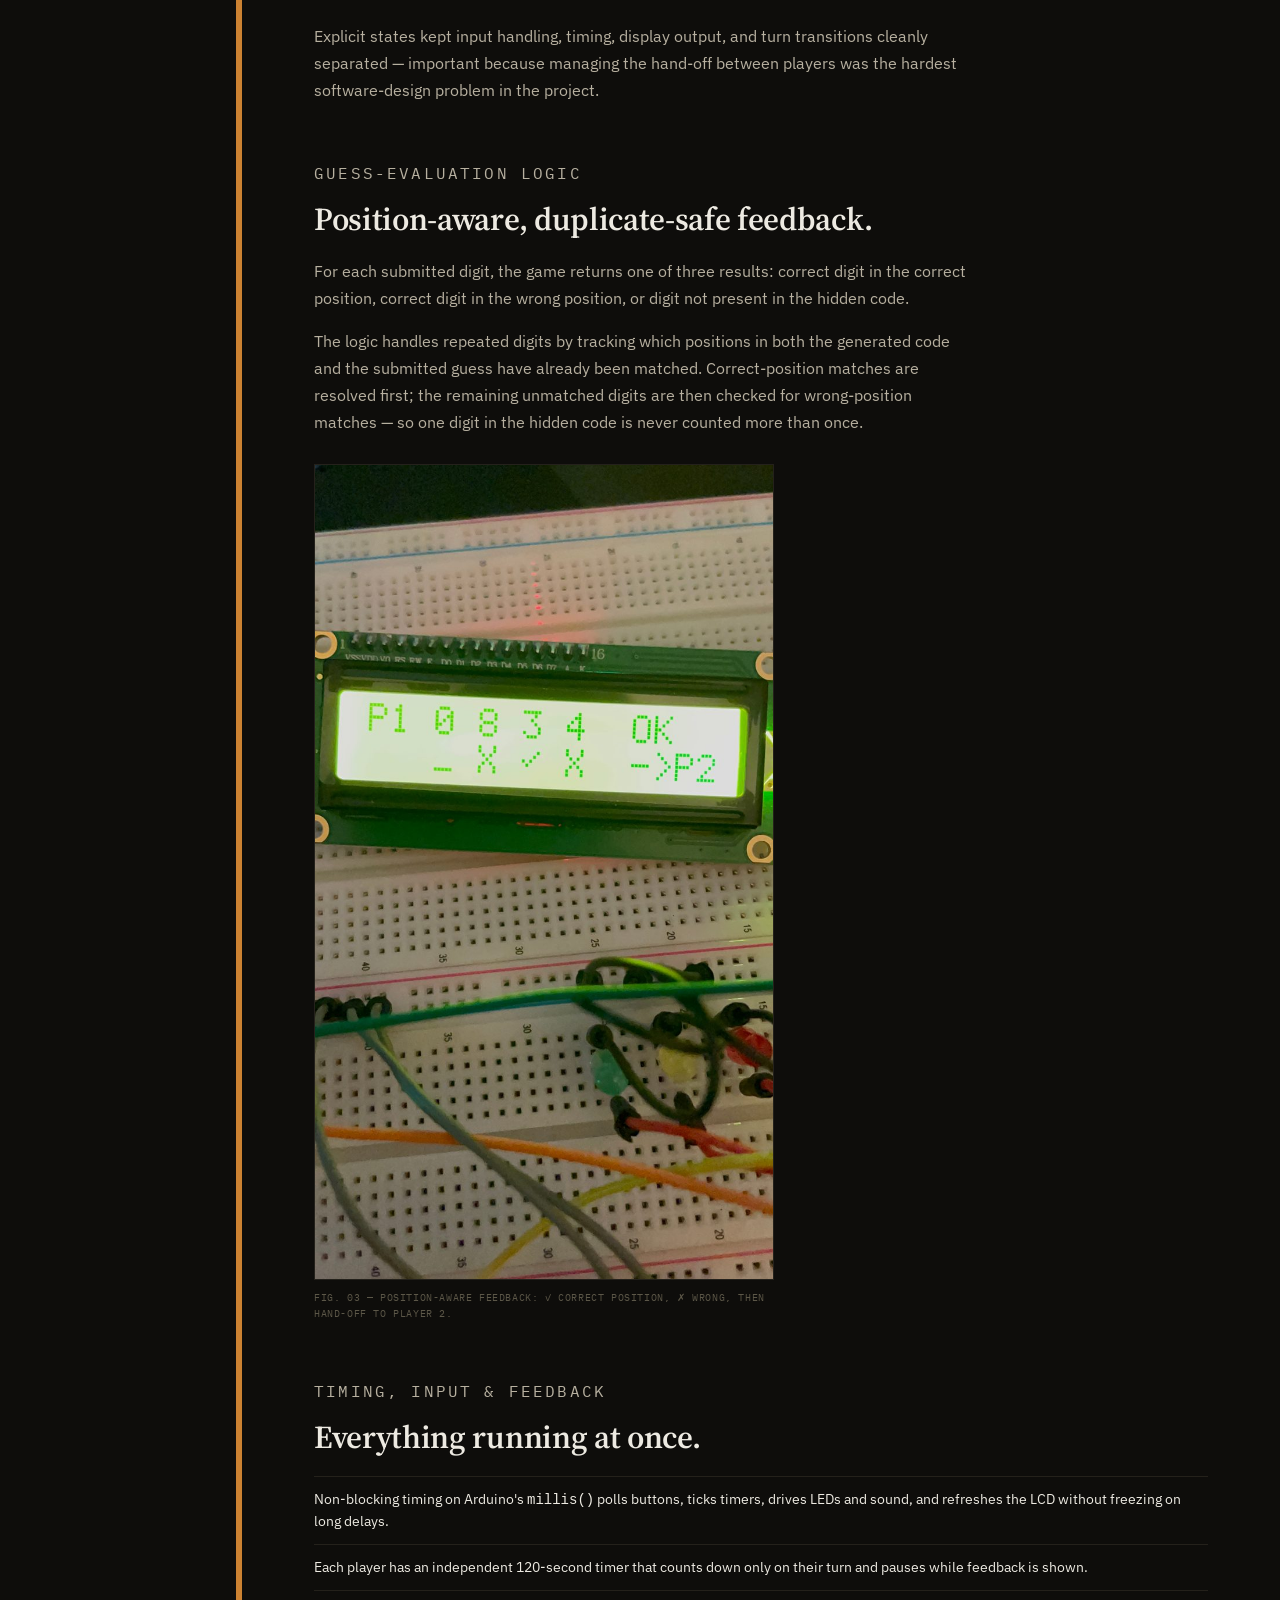
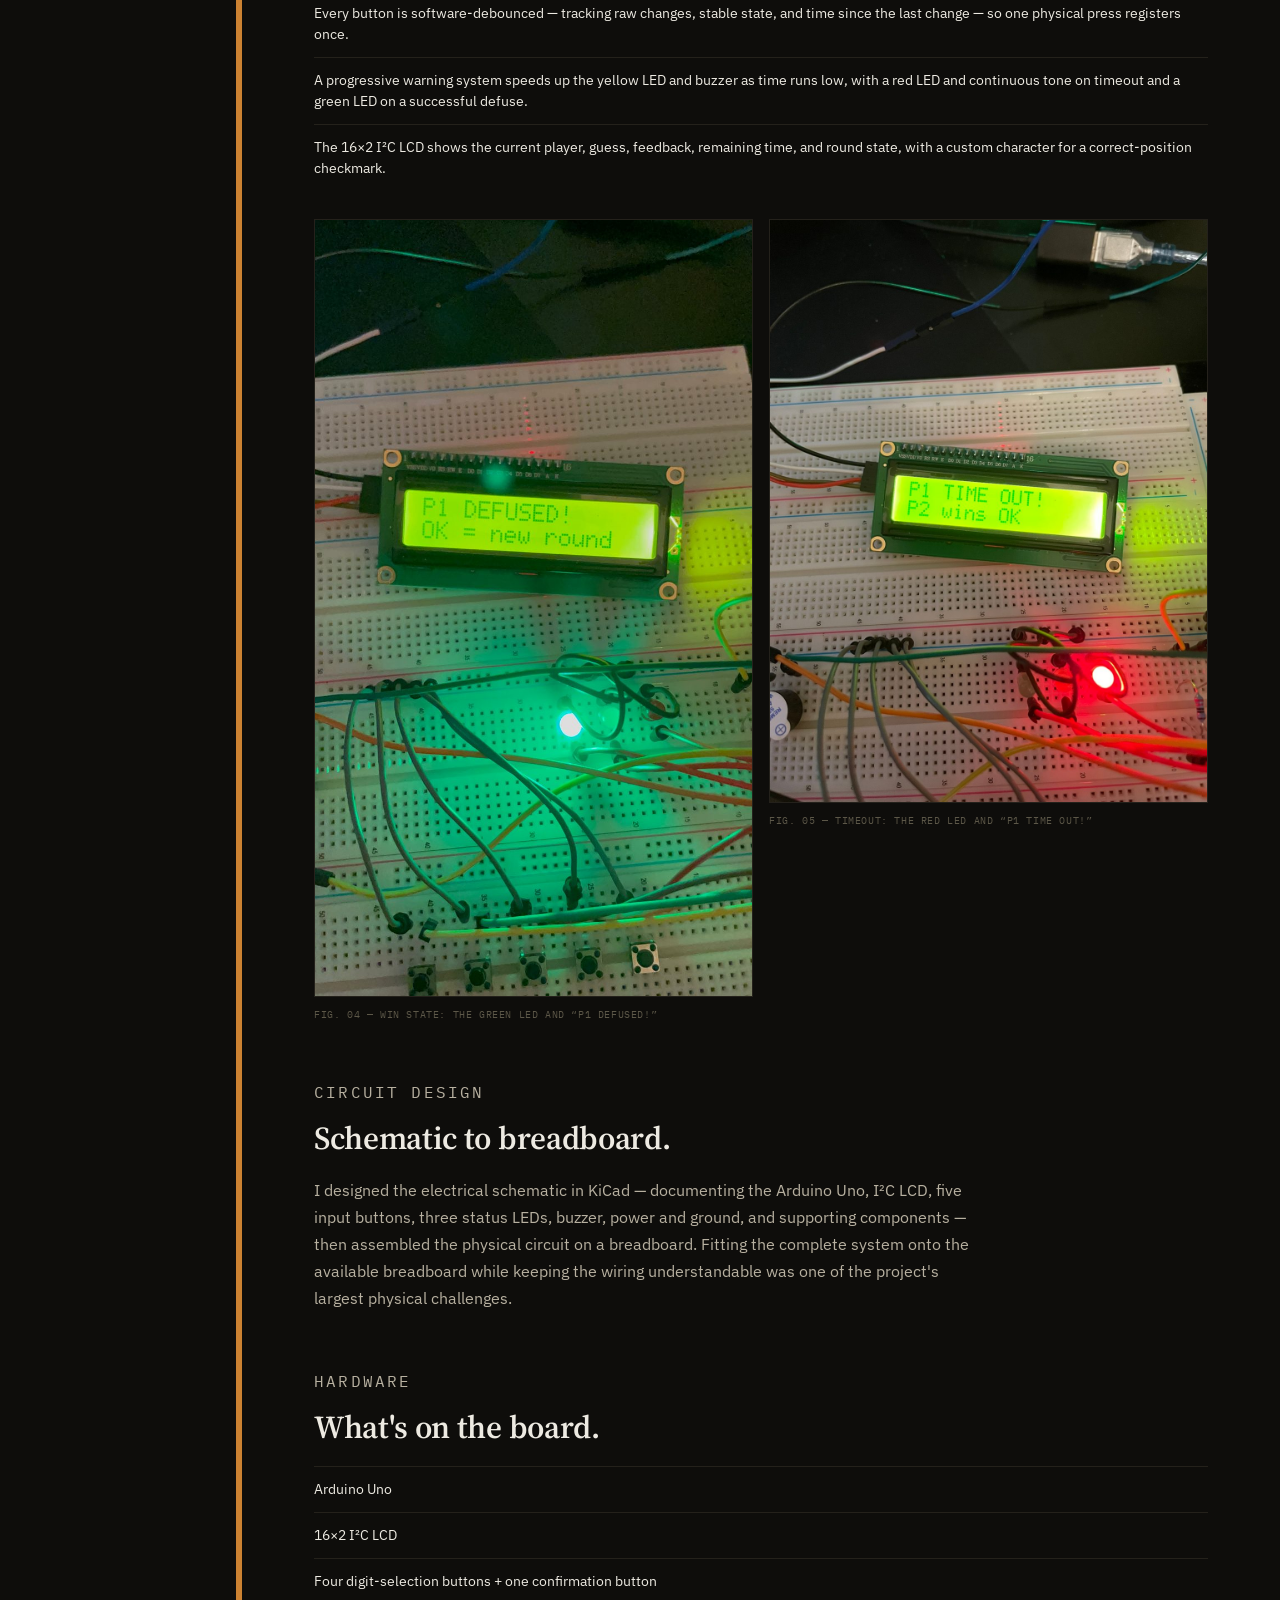
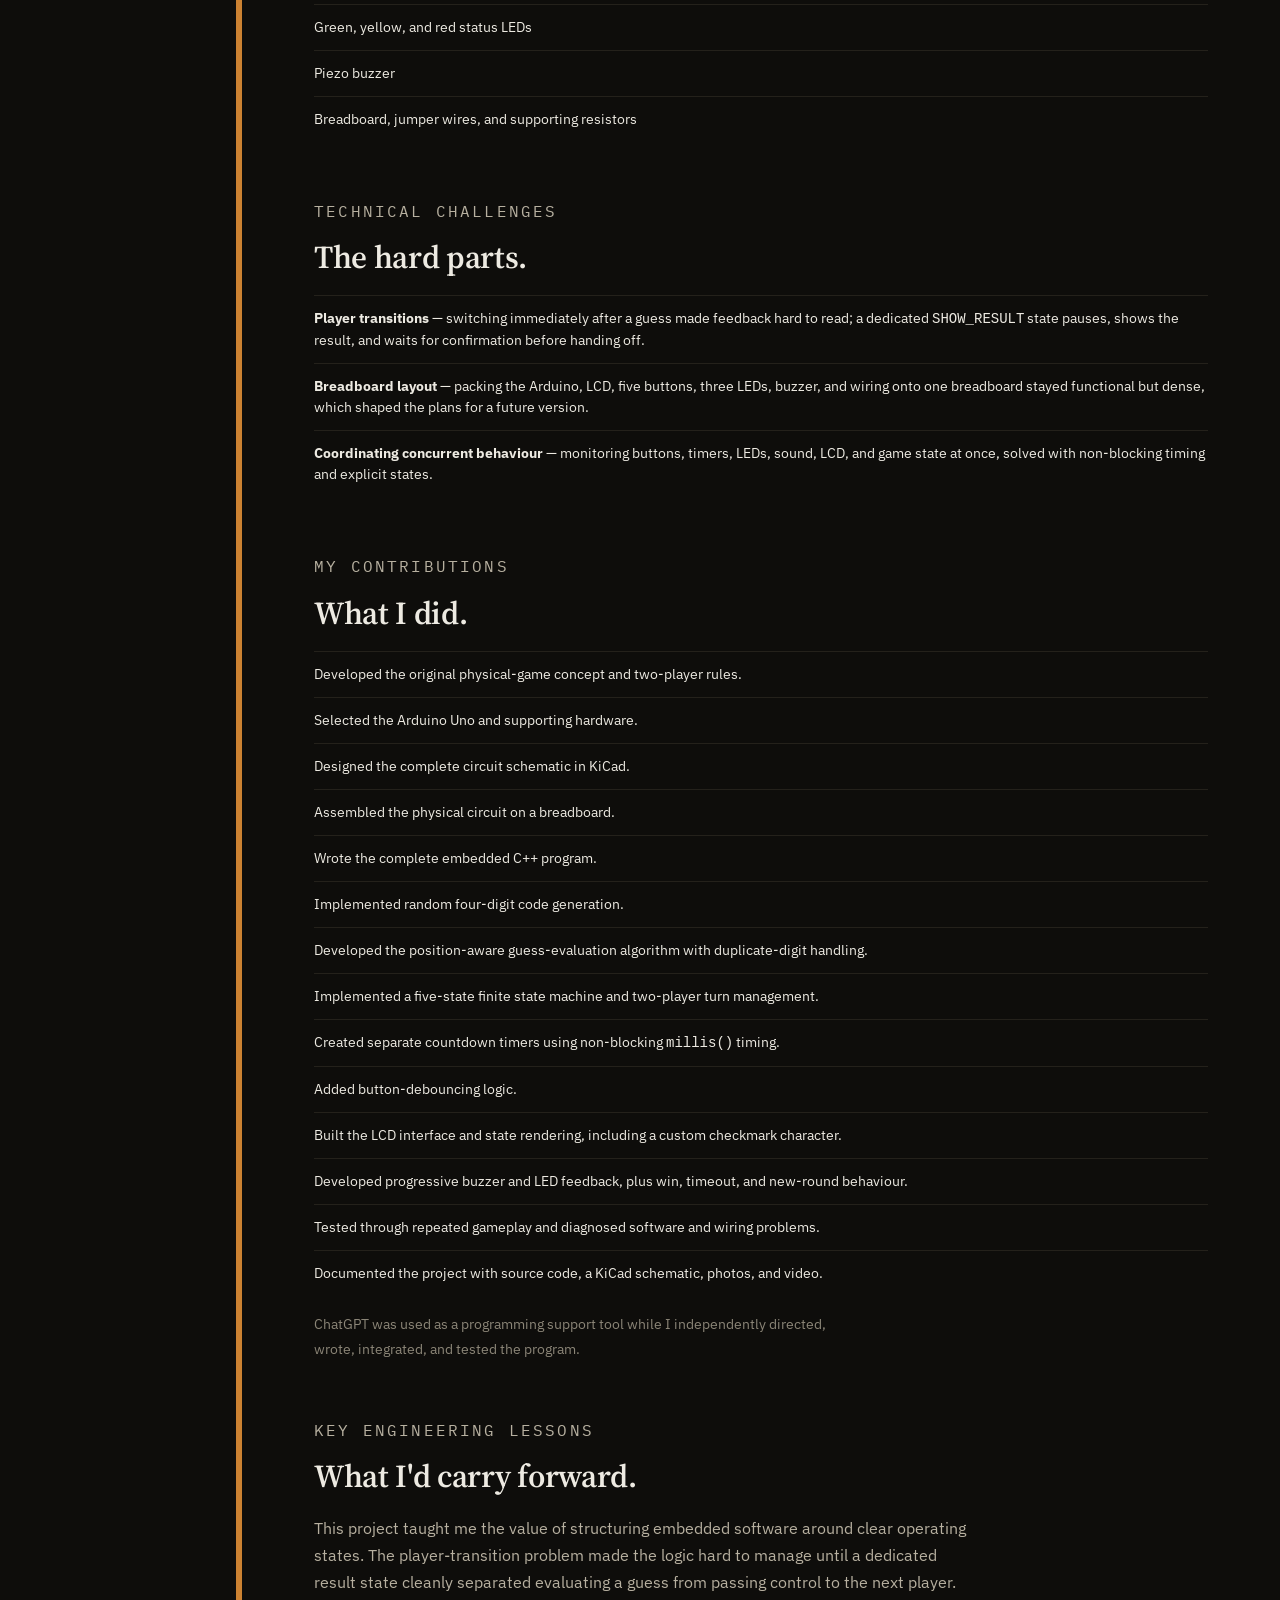
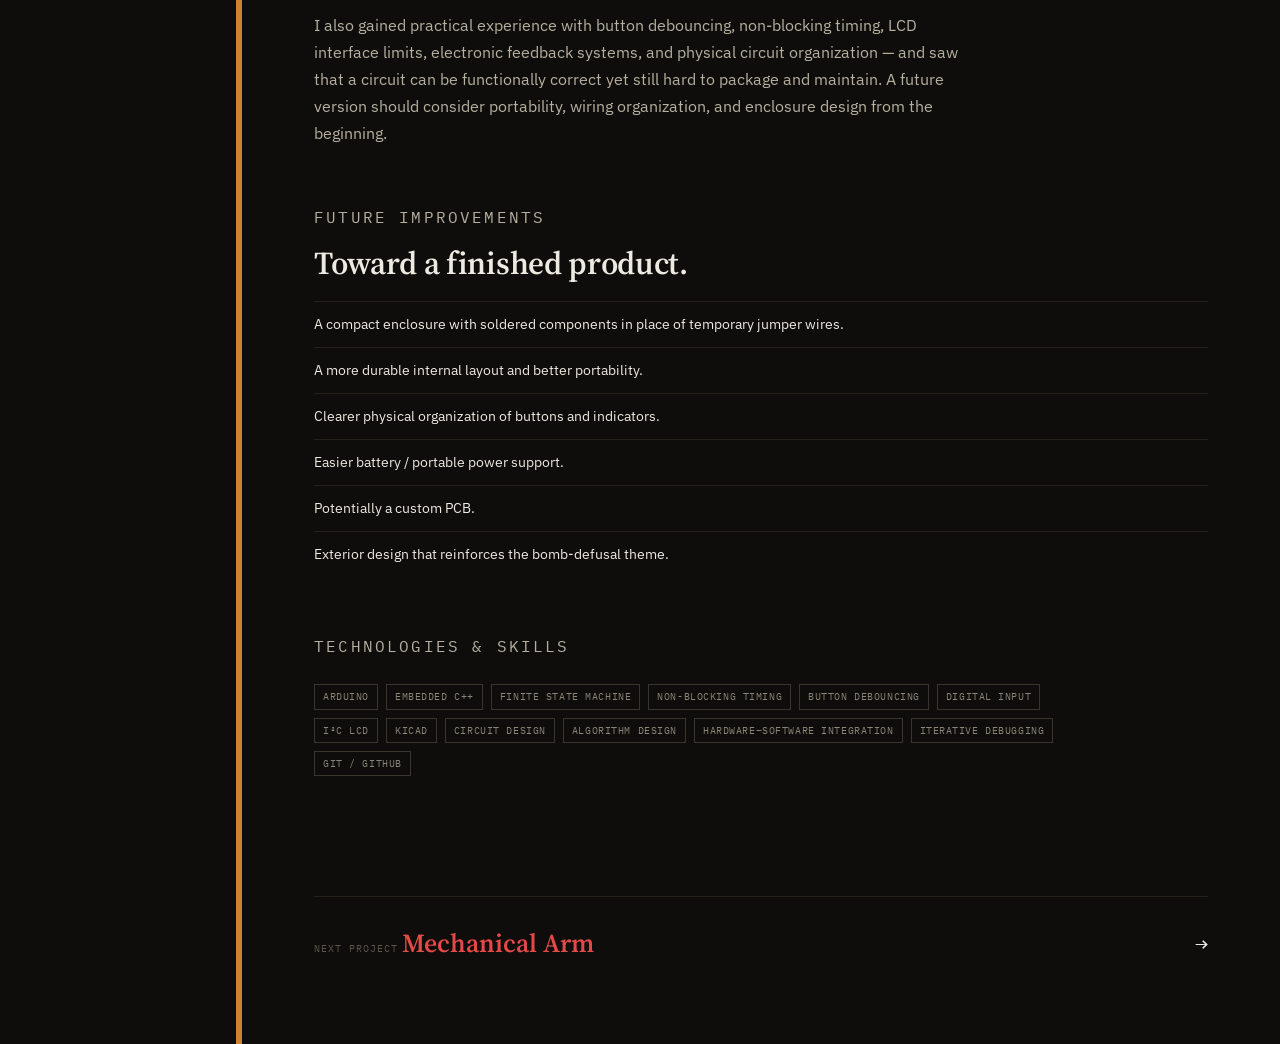
<file: bomb-defusal.html>
<!DOCTYPE html>
<html lang="en">
<head>
  <meta charset="UTF-8">
  <meta name="viewport" content="width=device-width, initial-scale=1.0">
  <meta name="description" content="Arduino Bomb Defusal Game — a two-player embedded code-cracking game with countdown timers, position-aware feedback, and escalating light and sound, built on an Arduino Uno with a KiCad-designed circuit. A project by Dylan Oesch.">
  <title>Arduino Bomb Defusal Game — Dylan Oesch</title>
  <link rel="preconnect" href="https://fonts.googleapis.com">
  <link rel="preconnect" href="https://fonts.gstatic.com" crossorigin>
  <link href="https://fonts.googleapis.com/css2?family=IBM+Plex+Mono:wght@400;500&family=IBM+Plex+Sans:wght@400;500&family=Source+Serif+4:opsz,wght@8..60,400;8..60,500;8..60,600;8..60,700&display=swap" rel="stylesheet">
  <meta property="og:type" content="article">
  <meta property="og:title" content="Arduino Bomb Defusal Game — Dylan Oesch">
  <meta property="og:description" content="A two-player Arduino code-cracking game with countdown timers, status LEDs, and escalating sound — embedded C++ and a KiCad circuit.">
  <meta property="og:url" content="https://dylan-oesch.github.io/bomb-defusal.html">
  <meta property="og:image" content="https://dylan-oesch.github.io/og-image.png">
  <meta property="og:image:width" content="1200">
  <meta property="og:image:height" content="630">
  <meta name="twitter:card" content="summary_large_image">
  <meta name="twitter:image" content="https://dylan-oesch.github.io/og-image.png">
  <link rel="icon" type="image/svg+xml" href="favicon.svg">
  <meta name="theme-color" content="#0E0D0B">
  <link rel="stylesheet" href="styles.css">
  <script defer src="https://cloud.umami.is/script.js" data-website-id="4b866122-fcac-42a2-9e6e-7526f9d58f38"></script>
</head>
<body>
  <div class="layout">
    <!-- Sidebar -->
    <aside class="sidebar">
      <div>
        <a class="brand" href="index.html" aria-label="Portfolio home">
          <span class="brand-name">Dylan Oesch</span>
          <span class="brand-tag">Software · ML · Embedded</span>
        </a>
        <a class="topbar-brand brand-name" href="index.html">Dylan Oesch</a>

        <button class="nav-toggle" type="button" aria-expanded="false" aria-controls="sidebar-nav">
          <span class="sr-only">Toggle navigation</span>
          <span></span>
          <span></span>
          <span></span>
        </button>

        <nav class="sidebar-nav" id="sidebar-nav" aria-label="Primary">
          <a href="index.html#projects">01 · Projects</a>
          <a href="index.html#work">02 · Work</a>
          <a href="index.html#about">03 · About</a>
          <a href="index.html#skills">04 · Skills</a>
          <a href="index.html#contact">05 · Contact</a>
        </nav>
      </div>

      <div class="sidebar-foot">
        <span class="monogram" aria-hidden="true">DO</span>
        <span class="sidebar-copy">&copy; <span id="year"></span> — London, ON</span>
      </div>
    </aside>

    <main class="main">
      <section class="section detail accent-amber">
        <a class="back-link" href="index.html#projects">&larr; Back to projects</a>

        <div class="detail-head">
          <div>
            <p class="label">Project 04 · Personal Project</p>
            <h1 style="margin-top:12px;">Arduino Bomb Defusal Game</h1>
            <p class="lede">A two-player, Arduino-based bomb-defusal game where players race to crack a random four-digit code before their countdown timer runs out.</p>
            <p style="margin-top:20px;"><a class="btn" href="https://github.com/dylan-oesch/bomb-defusal-game" target="_blank" rel="noopener">View on GitHub &rarr;</a></p>
          </div>
          <div class="detail-theme">
            <span class="label">Theme</span>
            <span class="value">Amber</span>
          </div>
        </div>

        <!-- Spec strip -->
        <div class="spec-strip">
          <div class="spec"><span class="label">Role</span><span class="value">Solo — developer &amp; circuit designer</span></div>
          <div class="spec"><span class="label">Date</span><span class="value">Nov 2025 · ~2 weeks</span></div>
          <div class="spec"><span class="label">Tools</span><span class="value">Arduino · C++ · KiCad · I²C LCD</span></div>
          <div class="spec"><span class="label">Type</span><span class="value">Embedded game prototype</span></div>
          <div class="spec"><span class="label">Status</span><span class="value">Complete — breadboard prototype</span></div>
        </div>

        <figure class="figure figure-narrow">
          <img class="photo" src="media/bomb-defusal/bomb-start.jpg" width="1050" height="1400" alt="The completed bomb-defusal game on breadboards, with the green LCD reading 'Bomb Duel! OK to start'." loading="eager">
          <figcaption class="figcaption">Fig. 01 — the completed two-player build; the LCD reads &ldquo;Bomb Duel! OK to start.&rdquo;</figcaption>
        </figure>

        <div class="detail-body">
          <!-- Overview + Highlights -->
          <div class="two-col">
            <div class="detail-block">
              <h3>Overview</h3>
              <p style="margin-top:16px;">A two-player, Arduino-based bomb-defusal game in which players compete to identify randomly generated four-digit codes before their individual countdown timers expire. It transforms a digital number-guessing trend into an interactive physical system with real buttons, timed gameplay, visual feedback, and sound.</p>
              <p>The finished prototype uses an Arduino Uno, a 16×2 I²C LCD, five input buttons, three status LEDs, and a buzzer. I wrote the embedded C++ program, designed the circuit schematic in KiCad, assembled the electronics on a breadboard, and tested the game through repeated play.</p>
              <p>The final system included two-player turn management, individual countdown timers, duplicate-digit handling, position-aware feedback, progressively faster warning sounds, and dedicated win and timeout states.</p>
            </div>
            <div class="detail-block">
              <h3 style="margin-bottom:0;">Highlights</h3>
              <ul class="highlight-list">
                <li>Complete, fully functional two-player embedded game built in about two weeks.</li>
                <li>Finite-state-machine design with non-blocking <code>millis()</code> timing driving buttons, timers, LEDs, sound, and LCD at once.</li>
                <li>Position-aware guess evaluation with correct duplicate-digit handling, plus a KiCad-designed circuit.</li>
              </ul>
            </div>
          </div>

          <!-- By the numbers -->
          <article class="detail-block" id="impact">
            <p class="eyebrow">At a glance</p>
            <h2>The prototype.</h2>
            <div class="stat-grid">
              <div class="stat"><span class="num">2</span><span class="cap">players, turn-based</span></div>
              <div class="stat"><span class="num">5</span><span class="cap">finite-state-machine states</span></div>
              <div class="stat"><span class="num">120 s</span><span class="cap">countdown per player</span></div>
              <div class="stat"><span class="num">~2 wks</span><span class="cap">concept to working prototype</span></div>
            </div>
          </article>

          <!-- Motivation -->
          <article class="detail-block" id="motivation">
            <p class="eyebrow">Motivation</p>
            <h2>From a screen trend to a physical game.</h2>
            <p>The project began after I saw a trend involving players attempting to identify hidden number combinations. I wanted to explore how the same concept could become a standalone physical game rather than a verbal or screen-based activity — a compact embedded system that:</p>
            <ul class="highlight-list" style="margin-top:16px;">
              <li>Generates random four-digit codes.</li>
              <li>Lets two players compete.</li>
              <li>Accepts physical button input.</li>
              <li>Provides position-aware feedback.</li>
              <li>Manages separate countdown timers.</li>
              <li>Creates urgency through lights and sound.</li>
              <li>Operates without a computer after programming.</li>
            </ul>
          </article>

          <!-- Gameplay -->
          <article class="detail-block" id="gameplay">
            <p class="eyebrow">Gameplay</p>
            <h2>How a round plays out.</h2>
            <ol class="numbered-list">
              <li>The game waits for the confirmation button to begin.</li>
              <li>The Arduino generates a random four-digit code for each player.</li>
              <li>Both players receive an independent 120-second countdown timer.</li>
              <li>Player 1 uses four buttons to set the four digits of a guess.</li>
              <li>The confirmation button submits the guess.</li>
              <li>The game evaluates the guess and displays position-aware feedback.</li>
              <li>If the guess is incorrect, the result stays visible before control passes to the other player.</li>
              <li>Each player's timer counts down only during that player's active turn.</li>
              <li>The warning LED and buzzer speed up as the active player's time decreases.</li>
              <li>The first player to identify the complete code wins.</li>
              <li>If a player's timer reaches zero, that player loses and the other wins.</li>
              <li>The confirmation button begins a new round after the game ends.</li>
            </ol>
            <figure class="figure figure-narrow" style="margin-top:28px;">
              <img class="photo" src="media/bomb-defusal/bomb-guess.jpg" width="788" height="1400" alt="The LCD during Player 1's turn, showing a four-digit guess, the OK prompt, feedback dots, and a 67-second timer." loading="lazy">
              <figcaption class="figcaption">Fig. 02 — Player 1's turn: the four-digit guess, confirm prompt, feedback dots, and remaining timer.</figcaption>
            </figure>
          </article>

          <!-- Software architecture -->
          <article class="detail-block" id="architecture">
            <p class="eyebrow">Software Architecture</p>
            <h2>A finite state machine.</h2>
            <p>The game is written in Arduino C++ and organized around a finite-state-machine architecture, with five explicit operating states:</p>
            <ul class="highlight-list" style="margin-top:16px;">
              <li><strong><code>WAIT_START</code></strong> — waits for the players to begin a new round.</li>
              <li><strong><code>P1_TURN</code></strong> — accepts and processes Player 1's guesses.</li>
              <li><strong><code>P2_TURN</code></strong> — accepts and processes Player 2's guesses.</li>
              <li><strong><code>SHOW_RESULT</code></strong> — displays feedback before switching players.</li>
              <li><strong><code>ROUND_OVER</code></strong> — shows the winner or timeout result and waits for a new round.</li>
            </ul>
            <p style="margin-top:16px;">Explicit states kept input handling, timing, display output, and turn transitions cleanly separated — important because managing the hand-off between players was the hardest software-design problem in the project.</p>
          </article>

          <!-- Guess evaluation -->
          <article class="detail-block" id="evaluation">
            <p class="eyebrow">Guess-Evaluation Logic</p>
            <h2>Position-aware, duplicate-safe feedback.</h2>
            <p>For each submitted digit, the game returns one of three results: correct digit in the correct position, correct digit in the wrong position, or digit not present in the hidden code.</p>
            <p>The logic handles repeated digits by tracking which positions in both the generated code and the submitted guess have already been matched. Correct-position matches are resolved first; the remaining unmatched digits are then checked for wrong-position matches — so one digit in the hidden code is never counted more than once.</p>
            <figure class="figure figure-narrow" style="margin-top:28px;">
              <img class="photo" src="media/bomb-defusal/bomb-feedback.jpg" width="788" height="1400" alt="The LCD showing position-aware feedback: a checkmark for a correct-position digit, X for wrong position, and a hand-off arrow to Player 2." loading="lazy">
              <figcaption class="figcaption">Fig. 03 — position-aware feedback: ✓ correct position, ✗ wrong, then hand-off to Player 2.</figcaption>
            </figure>
          </article>

          <!-- Timing, input & feedback -->
          <article class="detail-block" id="systems">
            <p class="eyebrow">Timing, Input &amp; Feedback</p>
            <h2>Everything running at once.</h2>
            <ul class="highlight-list" style="margin-top:8px;">
              <li>Non-blocking timing on Arduino's <code>millis()</code> polls buttons, ticks timers, drives LEDs and sound, and refreshes the LCD without freezing on long delays.</li>
              <li>Each player has an independent 120-second timer that counts down only on their turn and pauses while feedback is shown.</li>
              <li>Every button is software-debounced — tracking raw changes, stable state, and time since the last change — so one physical press registers once.</li>
              <li>A progressive warning system speeds up the yellow LED and buzzer as time runs low, with a red LED and continuous tone on timeout and a green LED on a successful defuse.</li>
              <li>The 16×2 I²C LCD shows the current player, guess, feedback, remaining time, and round state, with a custom character for a correct-position checkmark.</li>
            </ul>
            <div class="photo-grid">
              <figure>
                <img class="photo" src="media/bomb-defusal/bomb-win.jpg" width="788" height="1400" alt="The LCD reading 'P1 DEFUSED! OK = new round' with the green status LED lit." loading="lazy">
                <figcaption class="figcaption">Fig. 04 — win state: the green LED and &ldquo;P1 DEFUSED!&rdquo;</figcaption>
              </figure>
              <figure>
                <img class="photo" src="media/bomb-defusal/bomb-lose.jpg" width="1050" height="1400" alt="The LCD reading 'P1 TIME OUT! P2 wins' with the red status LED lit." loading="lazy">
                <figcaption class="figcaption">Fig. 05 — timeout: the red LED and &ldquo;P1 TIME OUT!&rdquo;</figcaption>
              </figure>
            </div>
          </article>

          <!-- Circuit design -->
          <article class="detail-block" id="circuit">
            <p class="eyebrow">Circuit Design</p>
            <h2>Schematic to breadboard.</h2>
            <p>I designed the electrical schematic in KiCad — documenting the Arduino Uno, I²C LCD, five input buttons, three status LEDs, buzzer, power and ground, and supporting components — then assembled the physical circuit on a breadboard. Fitting the complete system onto the available breadboard while keeping the wiring understandable was one of the project's largest physical challenges.</p>
          </article>

          <!-- Hardware -->
          <article class="detail-block" id="hardware">
            <p class="eyebrow">Hardware</p>
            <h2>What's on the board.</h2>
            <ul class="highlight-list" style="margin-top:8px;">
              <li>Arduino Uno</li>
              <li>16×2 I²C LCD</li>
              <li>Four digit-selection buttons + one confirmation button</li>
              <li>Green, yellow, and red status LEDs</li>
              <li>Piezo buzzer</li>
              <li>Breadboard, jumper wires, and supporting resistors</li>
            </ul>
          </article>

          <!-- Challenges -->
          <article class="detail-block" id="challenges">
            <p class="eyebrow">Technical Challenges</p>
            <h2>The hard parts.</h2>
            <ul class="highlight-list" style="margin-top:8px;">
              <li><strong>Player transitions</strong> — switching immediately after a guess made feedback hard to read; a dedicated <code>SHOW_RESULT</code> state pauses, shows the result, and waits for confirmation before handing off.</li>
              <li><strong>Breadboard layout</strong> — packing the Arduino, LCD, five buttons, three LEDs, buzzer, and wiring onto one breadboard stayed functional but dense, which shaped the plans for a future version.</li>
              <li><strong>Coordinating concurrent behaviour</strong> — monitoring buttons, timers, LEDs, sound, LCD, and game state at once, solved with non-blocking timing and explicit states.</li>
            </ul>
          </article>

          <!-- My contributions -->
          <article class="detail-block" id="key-contributions">
            <p class="eyebrow">My Contributions</p>
            <h2>What I did.</h2>
            <ul class="highlight-list" style="margin-top:8px;">
              <li>Developed the original physical-game concept and two-player rules.</li>
              <li>Selected the Arduino Uno and supporting hardware.</li>
              <li>Designed the complete circuit schematic in KiCad.</li>
              <li>Assembled the physical circuit on a breadboard.</li>
              <li>Wrote the complete embedded C++ program.</li>
              <li>Implemented random four-digit code generation.</li>
              <li>Developed the position-aware guess-evaluation algorithm with duplicate-digit handling.</li>
              <li>Implemented a five-state finite state machine and two-player turn management.</li>
              <li>Created separate countdown timers using non-blocking <code>millis()</code> timing.</li>
              <li>Added button-debouncing logic.</li>
              <li>Built the LCD interface and state rendering, including a custom checkmark character.</li>
              <li>Developed progressive buzzer and LED feedback, plus win, timeout, and new-round behaviour.</li>
              <li>Tested through repeated gameplay and diagnosed software and wiring problems.</li>
              <li>Documented the project with source code, a KiCad schematic, photos, and video.</li>
            </ul>
            <p style="margin-top:16px; color: var(--label); font-size: 14px;">ChatGPT was used as a programming support tool while I independently directed, wrote, integrated, and tested the program.</p>
          </article>

          <!-- What I learned -->
          <article class="detail-block" id="learned">
            <p class="eyebrow">Key Engineering Lessons</p>
            <h2>What I'd carry forward.</h2>
            <p>This project taught me the value of structuring embedded software around clear operating states. The player-transition problem made the logic hard to manage until a dedicated result state cleanly separated evaluating a guess from passing control to the next player.</p>
            <p>I also gained practical experience with button debouncing, non-blocking timing, LCD interface limits, electronic feedback systems, and physical circuit organization — and saw that a circuit can be functionally correct yet still hard to package and maintain. A future version should consider portability, wiring organization, and enclosure design from the beginning.</p>
          </article>

          <!-- Future improvements -->
          <article class="detail-block" id="future">
            <p class="eyebrow">Future Improvements</p>
            <h2>Toward a finished product.</h2>
            <ul class="highlight-list" style="margin-top:8px;">
              <li>A compact enclosure with soldered components in place of temporary jumper wires.</li>
              <li>A more durable internal layout and better portability.</li>
              <li>Clearer physical organization of buttons and indicators.</li>
              <li>Easier battery / portable power support.</li>
              <li>Potentially a custom PCB.</li>
              <li>Exterior design that reinforces the bomb-defusal theme.</li>
            </ul>
          </article>

          <!-- Technologies -->
          <article class="detail-block" id="technologies">
            <p class="eyebrow">Technologies &amp; Skills</p>
            <div class="tech-tags">
              <span class="tag">Arduino</span>
              <span class="tag">Embedded C++</span>
              <span class="tag">Finite State Machine</span>
              <span class="tag">Non-Blocking Timing</span>
              <span class="tag">Button Debouncing</span>
              <span class="tag">Digital Input</span>
              <span class="tag">I²C LCD</span>
              <span class="tag">KiCad</span>
              <span class="tag">Circuit Design</span>
              <span class="tag">Algorithm Design</span>
              <span class="tag">Hardware–Software Integration</span>
              <span class="tag">Iterative Debugging</span>
              <span class="tag">Git / GitHub</span>
            </div>
          </article>

          <!-- Next project -->
          <a class="next-project accent-red" href="mechanical-arm.html">
            <div>
              <span class="label">Next project</span>
              <span class="value">Mechanical Arm</span>
            </div>
            <span class="arrow" aria-hidden="true">&rarr;</span>
          </a>
        </div>
      </section>
    </main>
  </div>

  <script src="script.js"></script>
</body>
</html>
</file>
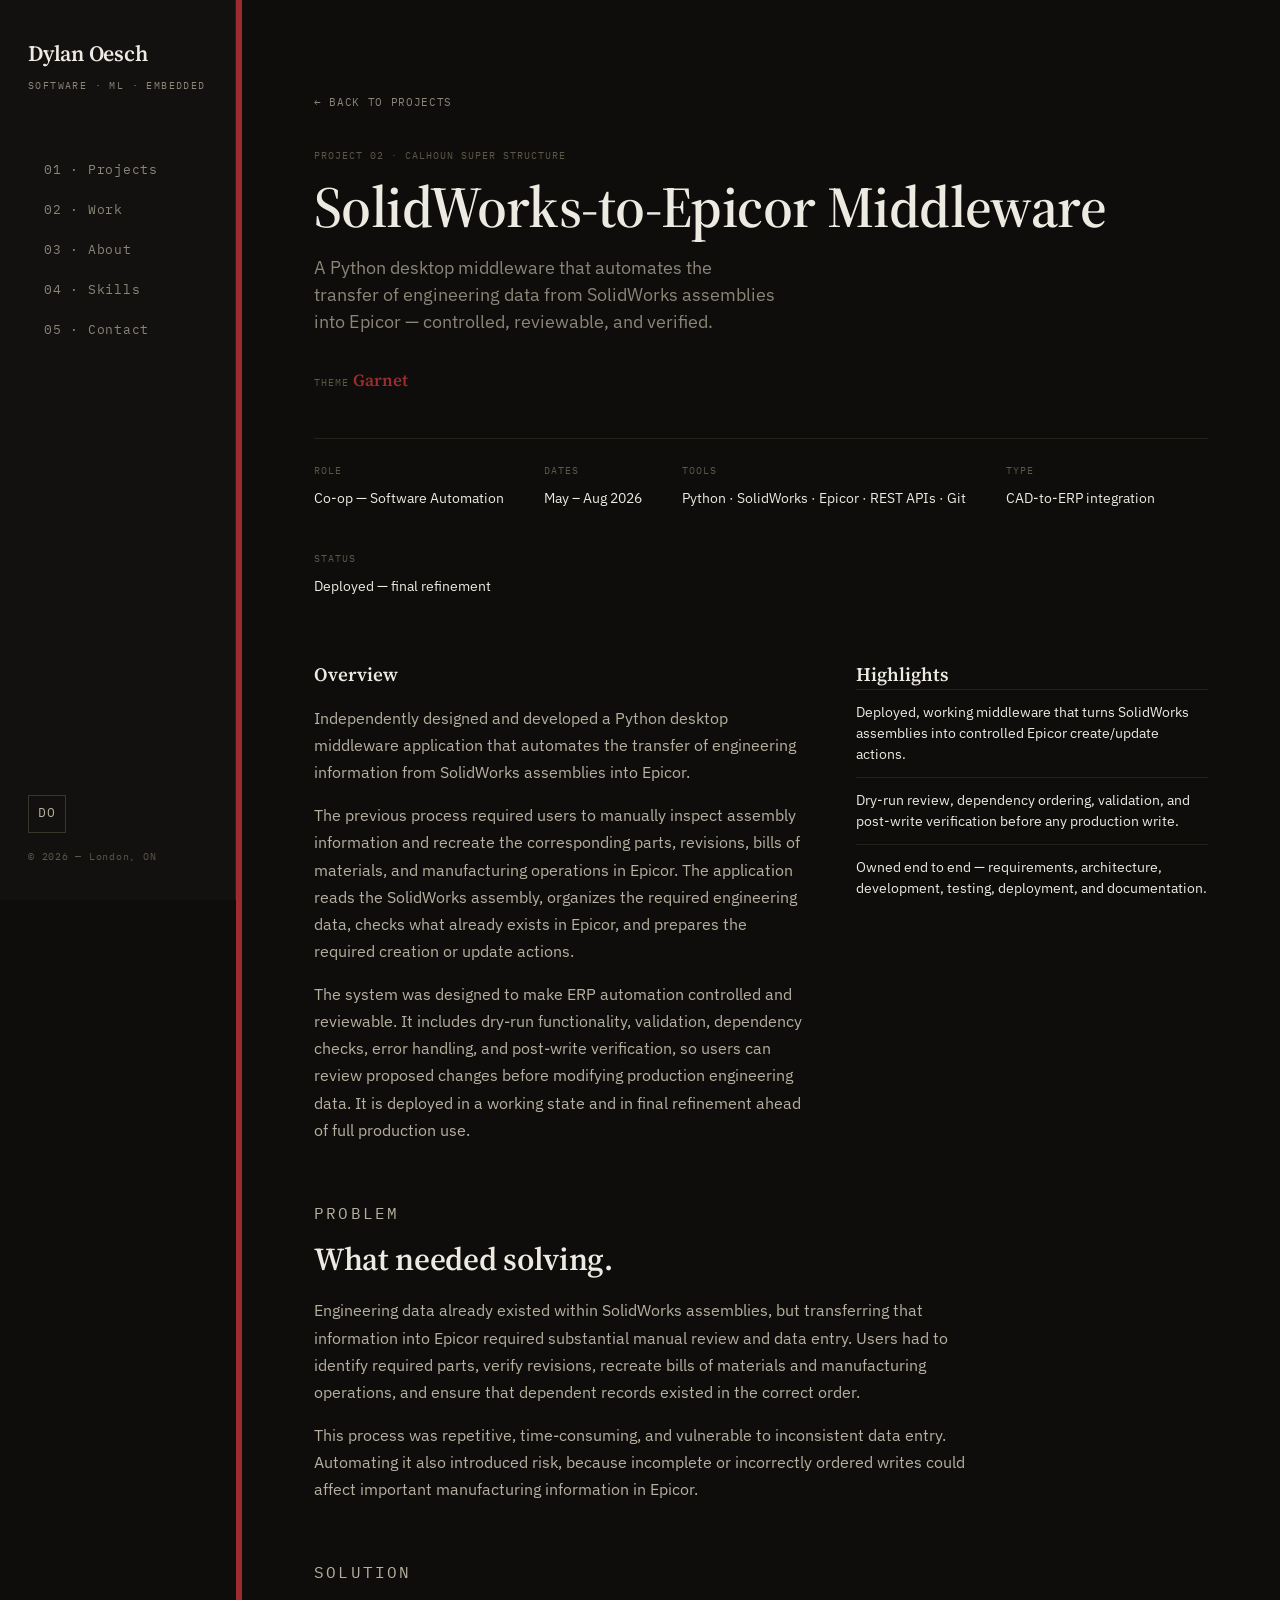
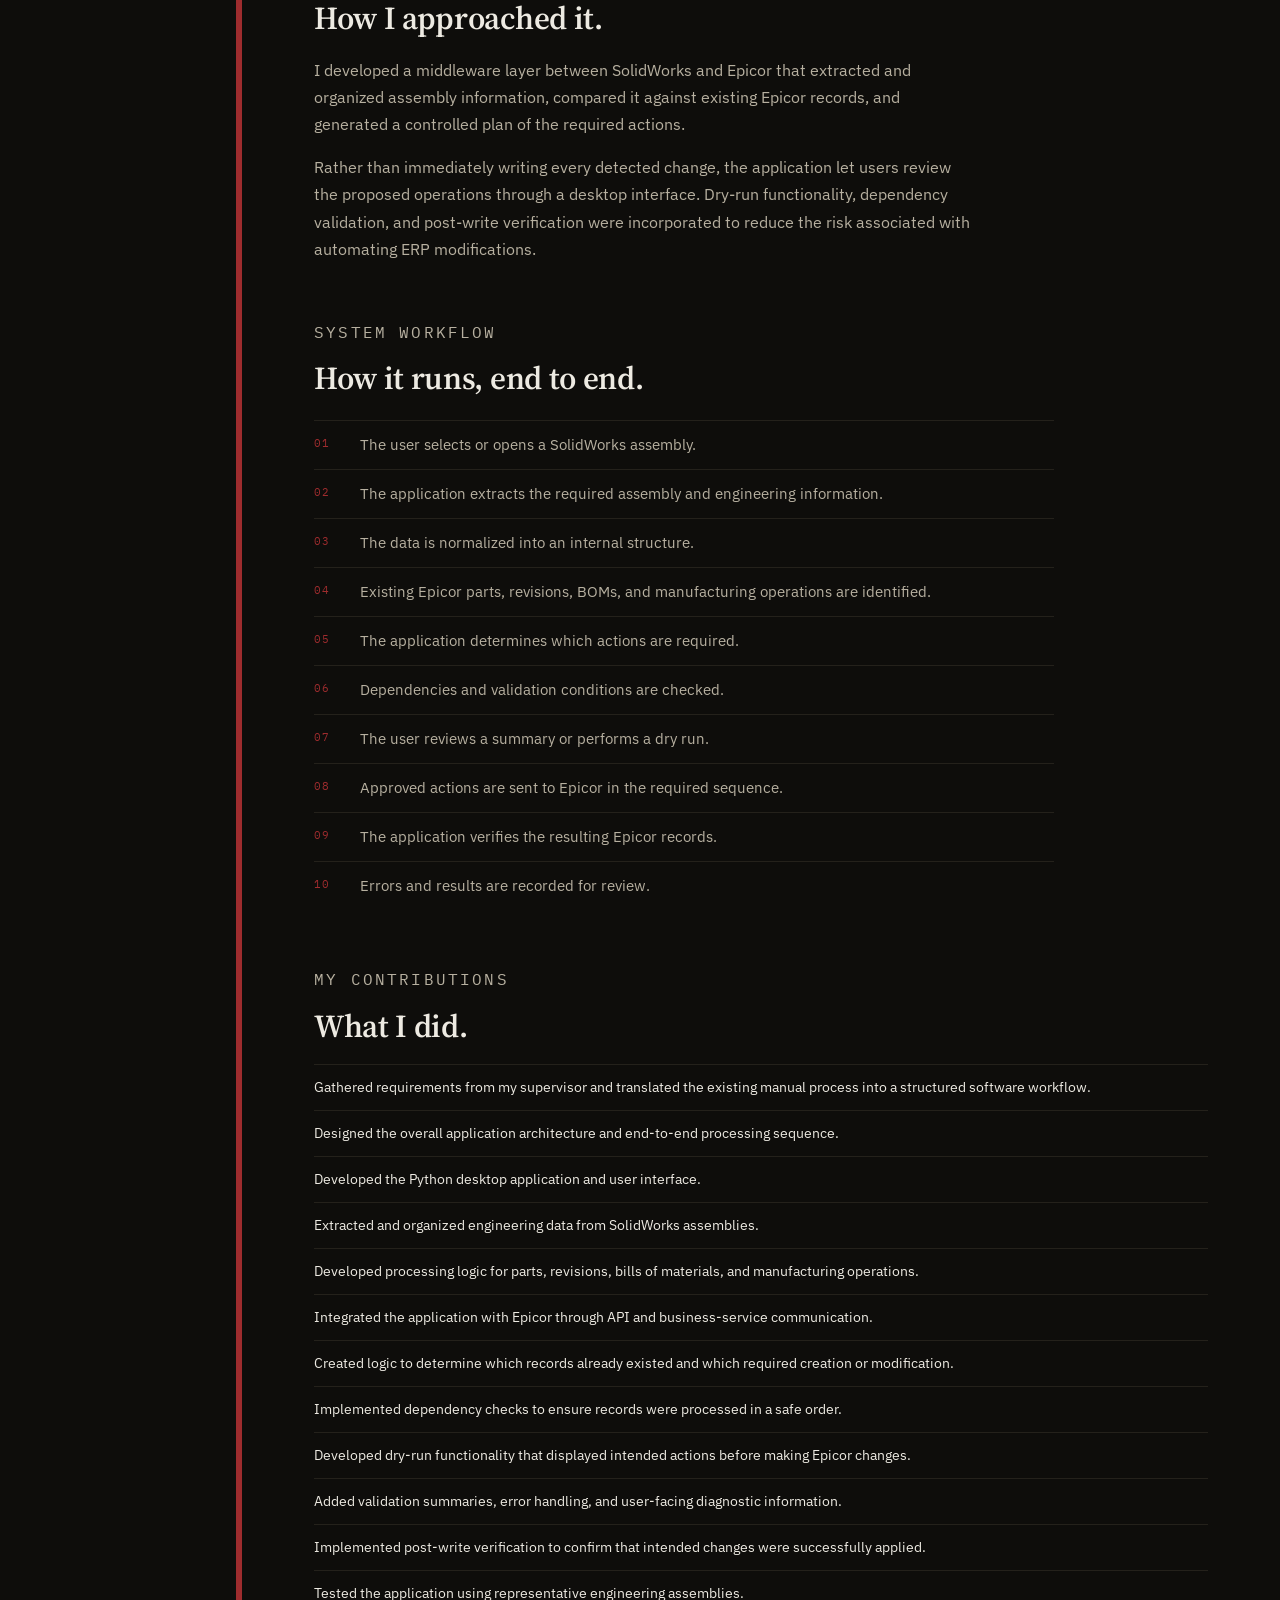
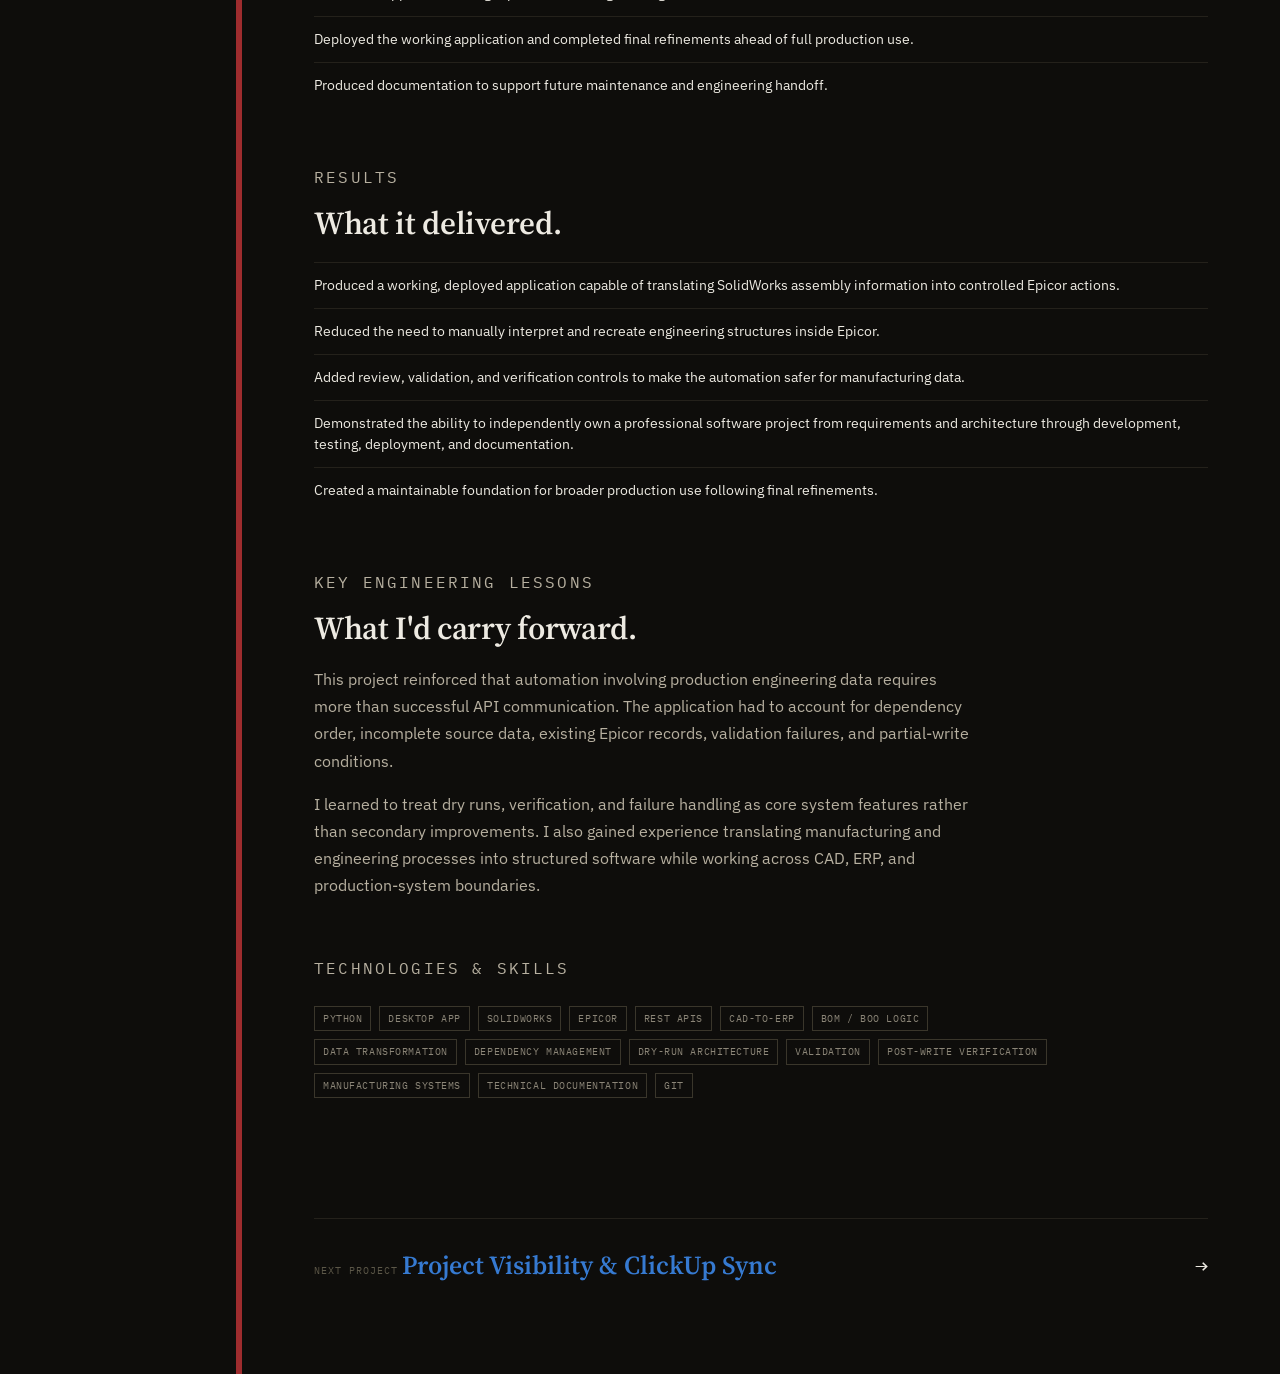
<file: calhoun-epicor.html>
<!DOCTYPE html>
<html lang="en">
<head>
  <meta charset="UTF-8">
  <meta name="viewport" content="width=device-width, initial-scale=1.0">
  <meta name="description" content="SolidWorks-to-Epicor Middleware — a Python desktop application that automates the transfer of engineering data from SolidWorks assemblies into Epicor, with dry-run review, validation, and post-write verification. A co-op project by Dylan Oesch at Calhoun Super Structure.">
  <title>SolidWorks-to-Epicor Middleware — Dylan Oesch</title>
  <link rel="preconnect" href="https://fonts.googleapis.com">
  <link rel="preconnect" href="https://fonts.gstatic.com" crossorigin>
  <link href="https://fonts.googleapis.com/css2?family=IBM+Plex+Mono:wght@400;500&family=IBM+Plex+Sans:wght@400;500&family=Source+Serif+4:opsz,wght@8..60,400;8..60,500;8..60,600;8..60,700&display=swap" rel="stylesheet">
  <meta property="og:type" content="article">
  <meta property="og:title" content="SolidWorks-to-Epicor Middleware — Dylan Oesch">
  <meta property="og:description" content="A Python desktop application that automates engineering-data transfer from SolidWorks assemblies into Epicor, with dry-run review and verification.">
  <meta property="og:url" content="https://dylan-oesch.github.io/calhoun-epicor.html">
  <meta property="og:image" content="https://dylan-oesch.github.io/og-image.png">
  <meta property="og:image:width" content="1200">
  <meta property="og:image:height" content="630">
  <meta name="twitter:card" content="summary_large_image">
  <meta name="twitter:image" content="https://dylan-oesch.github.io/og-image.png">
  <link rel="icon" type="image/svg+xml" href="favicon.svg">
  <meta name="theme-color" content="#0E0D0B">
  <link rel="stylesheet" href="styles.css">
  <script defer src="https://cloud.umami.is/script.js" data-website-id="4b866122-fcac-42a2-9e6e-7526f9d58f38"></script>
</head>
<body>
  <div class="layout">
    <!-- Sidebar -->
    <aside class="sidebar">
      <div>
        <a class="brand" href="index.html" aria-label="Portfolio home">
          <span class="brand-name">Dylan Oesch</span>
          <span class="brand-tag">Software · ML · Embedded</span>
        </a>
        <a class="topbar-brand brand-name" href="index.html">Dylan Oesch</a>

        <button class="nav-toggle" type="button" aria-expanded="false" aria-controls="sidebar-nav">
          <span class="sr-only">Toggle navigation</span>
          <span></span>
          <span></span>
          <span></span>
        </button>

        <nav class="sidebar-nav" id="sidebar-nav" aria-label="Primary">
          <a href="index.html#projects">01 · Projects</a>
          <a href="index.html#work">02 · Work</a>
          <a href="index.html#about">03 · About</a>
          <a href="index.html#skills">04 · Skills</a>
          <a href="index.html#contact">05 · Contact</a>
        </nav>
      </div>

      <div class="sidebar-foot">
        <span class="monogram" aria-hidden="true">DO</span>
        <span class="sidebar-copy">&copy; <span id="year"></span> — London, ON</span>
      </div>
    </aside>

    <main class="main">
      <section class="section detail accent-darkred">
        <a class="back-link" href="index.html#projects">&larr; Back to projects</a>

        <div class="detail-head">
          <div>
            <p class="label">Project 02 · Calhoun Super Structure</p>
            <h1 style="margin-top:12px;">SolidWorks-to-Epicor Middleware</h1>
            <p class="lede">A Python desktop middleware that automates the transfer of engineering data from SolidWorks assemblies into Epicor — controlled, reviewable, and verified.</p>
          </div>
          <div class="detail-theme">
            <span class="label">Theme</span>
            <span class="value">Garnet</span>
          </div>
        </div>

        <!-- Spec strip -->
        <div class="spec-strip">
          <div class="spec"><span class="label">Role</span><span class="value">Co-op — Software Automation</span></div>
          <div class="spec"><span class="label">Dates</span><span class="value">May – Aug 2026</span></div>
          <div class="spec"><span class="label">Tools</span><span class="value">Python · SolidWorks · Epicor · REST APIs · Git</span></div>
          <div class="spec"><span class="label">Type</span><span class="value">CAD-to-ERP integration</span></div>
          <div class="spec"><span class="label">Status</span><span class="value">Deployed — final refinement</span></div>
        </div>

        <!-- Overview + Highlights -->
        <div class="detail-body">
          <div class="two-col">
            <div class="detail-block">
              <h3>Overview</h3>
              <p style="margin-top:16px;">Independently designed and developed a Python desktop middleware application that automates the transfer of engineering information from SolidWorks assemblies into Epicor.</p>
              <p>The previous process required users to manually inspect assembly information and recreate the corresponding parts, revisions, bills of materials, and manufacturing operations in Epicor. The application reads the SolidWorks assembly, organizes the required engineering data, checks what already exists in Epicor, and prepares the required creation or update actions.</p>
              <p>The system was designed to make ERP automation controlled and reviewable. It includes dry-run functionality, validation, dependency checks, error handling, and post-write verification, so users can review proposed changes before modifying production engineering data. It is deployed in a working state and in final refinement ahead of full production use.</p>
            </div>
            <div class="detail-block">
              <h3 style="margin-bottom:0;">Highlights</h3>
              <ul class="highlight-list">
                <li>Deployed, working middleware that turns SolidWorks assemblies into controlled Epicor create/update actions.</li>
                <li>Dry-run review, dependency ordering, validation, and post-write verification before any production write.</li>
                <li>Owned end to end — requirements, architecture, development, testing, deployment, and documentation.</li>
              </ul>
            </div>
          </div>

          <!-- Problem -->
          <article class="detail-block" id="problem">
            <p class="eyebrow">Problem</p>
            <h2>What needed solving.</h2>
            <p>Engineering data already existed within SolidWorks assemblies, but transferring that information into Epicor required substantial manual review and data entry. Users had to identify required parts, verify revisions, recreate bills of materials and manufacturing operations, and ensure that dependent records existed in the correct order.</p>
            <p>This process was repetitive, time-consuming, and vulnerable to inconsistent data entry. Automating it also introduced risk, because incomplete or incorrectly ordered writes could affect important manufacturing information in Epicor.</p>
          </article>

          <!-- Solution -->
          <article class="detail-block" id="solution">
            <p class="eyebrow">Solution</p>
            <h2>How I approached it.</h2>
            <p>I developed a middleware layer between SolidWorks and Epicor that extracted and organized assembly information, compared it against existing Epicor records, and generated a controlled plan of the required actions.</p>
            <p>Rather than immediately writing every detected change, the application let users review the proposed operations through a desktop interface. Dry-run functionality, dependency validation, and post-write verification were incorporated to reduce the risk associated with automating ERP modifications.</p>
          </article>

          <!-- System workflow -->
          <article class="detail-block" id="workflow">
            <p class="eyebrow">System Workflow</p>
            <h2>How it runs, end to end.</h2>
            <ol class="numbered-list">
              <li>The user selects or opens a SolidWorks assembly.</li>
              <li>The application extracts the required assembly and engineering information.</li>
              <li>The data is normalized into an internal structure.</li>
              <li>Existing Epicor parts, revisions, BOMs, and manufacturing operations are identified.</li>
              <li>The application determines which actions are required.</li>
              <li>Dependencies and validation conditions are checked.</li>
              <li>The user reviews a summary or performs a dry run.</li>
              <li>Approved actions are sent to Epicor in the required sequence.</li>
              <li>The application verifies the resulting Epicor records.</li>
              <li>Errors and results are recorded for review.</li>
            </ol>
          </article>

          <!-- Key contributions -->
          <article class="detail-block" id="key-contributions">
            <p class="eyebrow">My Contributions</p>
            <h2>What I did.</h2>
            <ul class="highlight-list" style="margin-top:8px;">
              <li>Gathered requirements from my supervisor and translated the existing manual process into a structured software workflow.</li>
              <li>Designed the overall application architecture and end-to-end processing sequence.</li>
              <li>Developed the Python desktop application and user interface.</li>
              <li>Extracted and organized engineering data from SolidWorks assemblies.</li>
              <li>Developed processing logic for parts, revisions, bills of materials, and manufacturing operations.</li>
              <li>Integrated the application with Epicor through API and business-service communication.</li>
              <li>Created logic to determine which records already existed and which required creation or modification.</li>
              <li>Implemented dependency checks to ensure records were processed in a safe order.</li>
              <li>Developed dry-run functionality that displayed intended actions before making Epicor changes.</li>
              <li>Added validation summaries, error handling, and user-facing diagnostic information.</li>
              <li>Implemented post-write verification to confirm that intended changes were successfully applied.</li>
              <li>Tested the application using representative engineering assemblies.</li>
              <li>Deployed the working application and completed final refinements ahead of full production use.</li>
              <li>Produced documentation to support future maintenance and engineering handoff.</li>
            </ul>
          </article>

          <!-- Results -->
          <article class="detail-block" id="results">
            <p class="eyebrow">Results</p>
            <h2>What it delivered.</h2>
            <ul class="highlight-list" style="margin-top:8px;">
              <li>Produced a working, deployed application capable of translating SolidWorks assembly information into controlled Epicor actions.</li>
              <li>Reduced the need to manually interpret and recreate engineering structures inside Epicor.</li>
              <li>Added review, validation, and verification controls to make the automation safer for manufacturing data.</li>
              <li>Demonstrated the ability to independently own a professional software project from requirements and architecture through development, testing, deployment, and documentation.</li>
              <li>Created a maintainable foundation for broader production use following final refinements.</li>
            </ul>
          </article>

          <!-- What I learned -->
          <article class="detail-block" id="learned">
            <p class="eyebrow">Key Engineering Lessons</p>
            <h2>What I'd carry forward.</h2>
            <p>This project reinforced that automation involving production engineering data requires more than successful API communication. The application had to account for dependency order, incomplete source data, existing Epicor records, validation failures, and partial-write conditions.</p>
            <p>I learned to treat dry runs, verification, and failure handling as core system features rather than secondary improvements. I also gained experience translating manufacturing and engineering processes into structured software while working across CAD, ERP, and production-system boundaries.</p>
          </article>

          <!-- Technologies -->
          <article class="detail-block" id="technologies">
            <p class="eyebrow">Technologies &amp; Skills</p>
            <div class="tech-tags">
              <span class="tag">Python</span>
              <span class="tag">Desktop App</span>
              <span class="tag">SolidWorks</span>
              <span class="tag">Epicor</span>
              <span class="tag">REST APIs</span>
              <span class="tag">CAD-to-ERP</span>
              <span class="tag">BOM / BOO Logic</span>
              <span class="tag">Data Transformation</span>
              <span class="tag">Dependency Management</span>
              <span class="tag">Dry-Run Architecture</span>
              <span class="tag">Validation</span>
              <span class="tag">Post-Write Verification</span>
              <span class="tag">Manufacturing Systems</span>
              <span class="tag">Technical Documentation</span>
              <span class="tag">Git</span>
            </div>
          </article>

          <!-- Next project -->
          <a class="next-project accent-cobalt" href="clickup-sync.html">
            <div>
              <span class="label">Next project</span>
              <span class="value">Project Visibility &amp; ClickUp Sync</span>
            </div>
            <span class="arrow" aria-hidden="true">&rarr;</span>
          </a>
        </div>
      </section>
    </main>
  </div>

  <script src="script.js"></script>
</body>
</html>
</file>
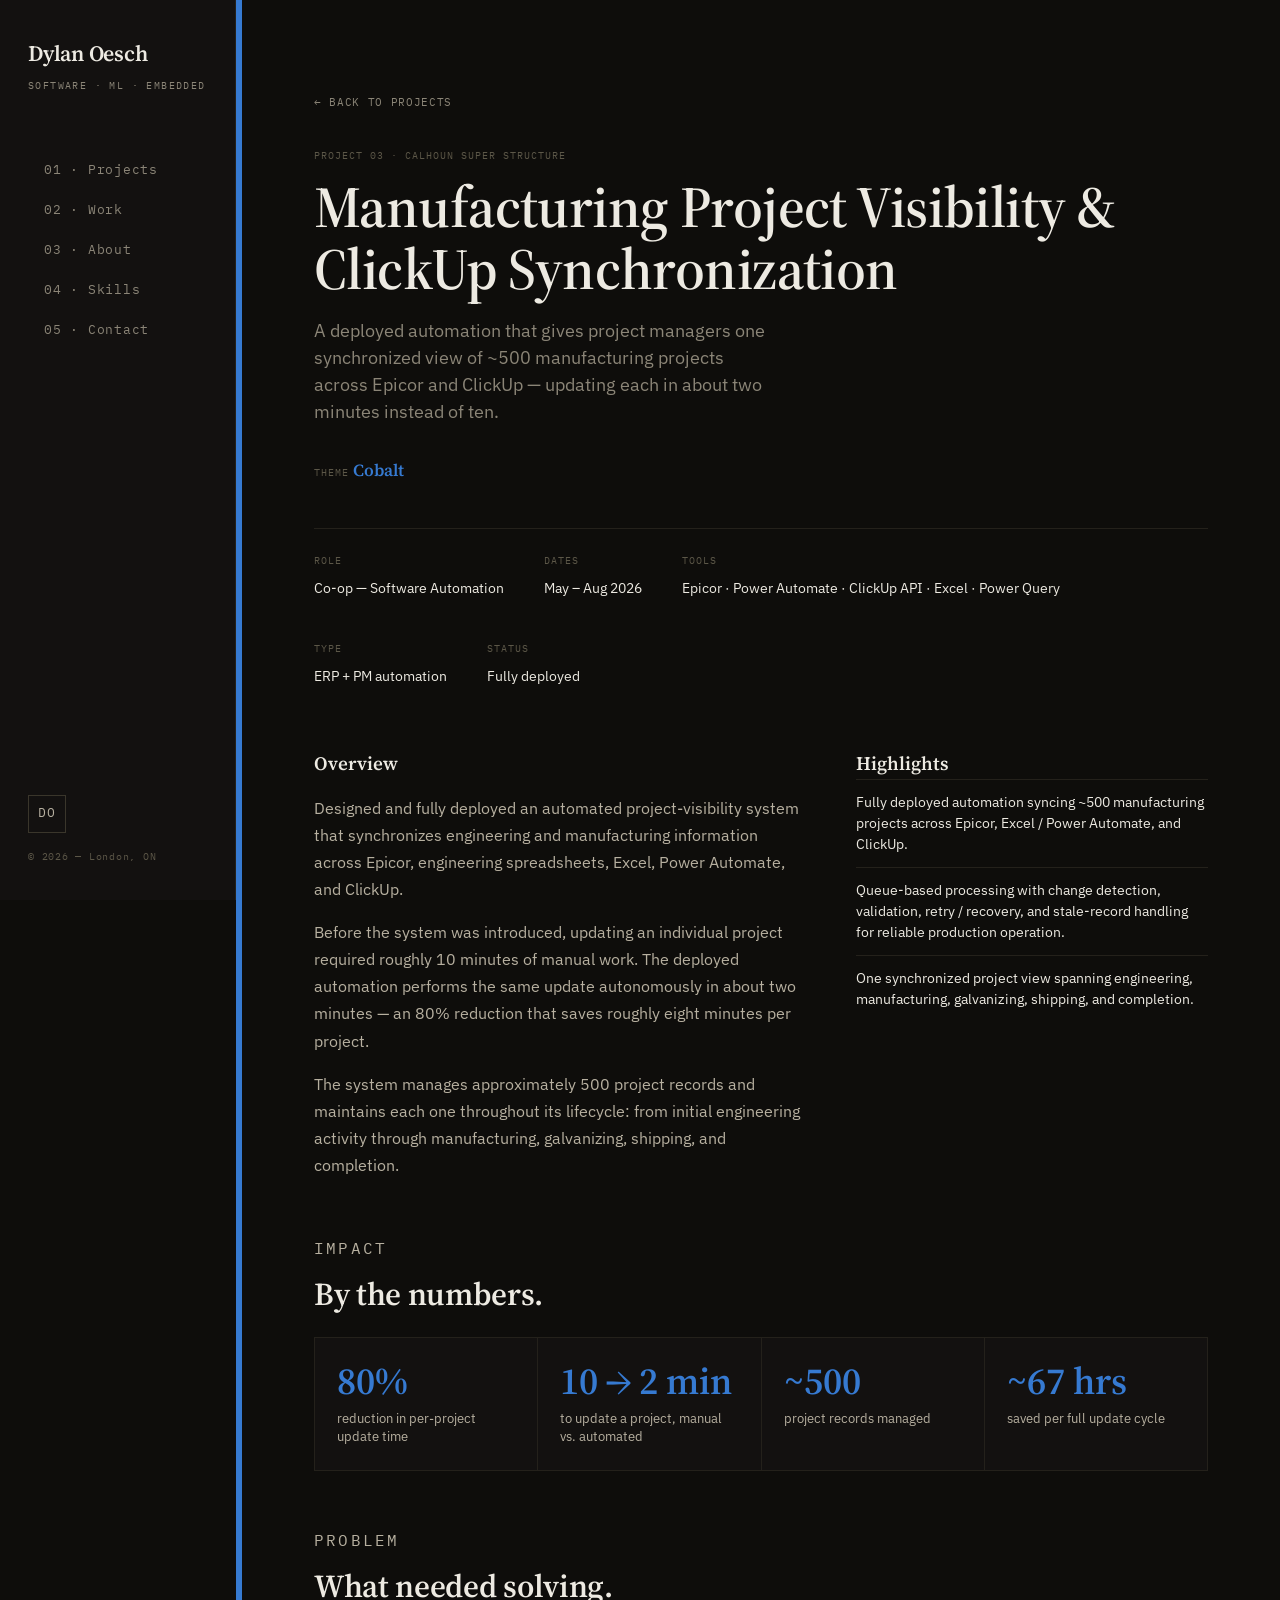
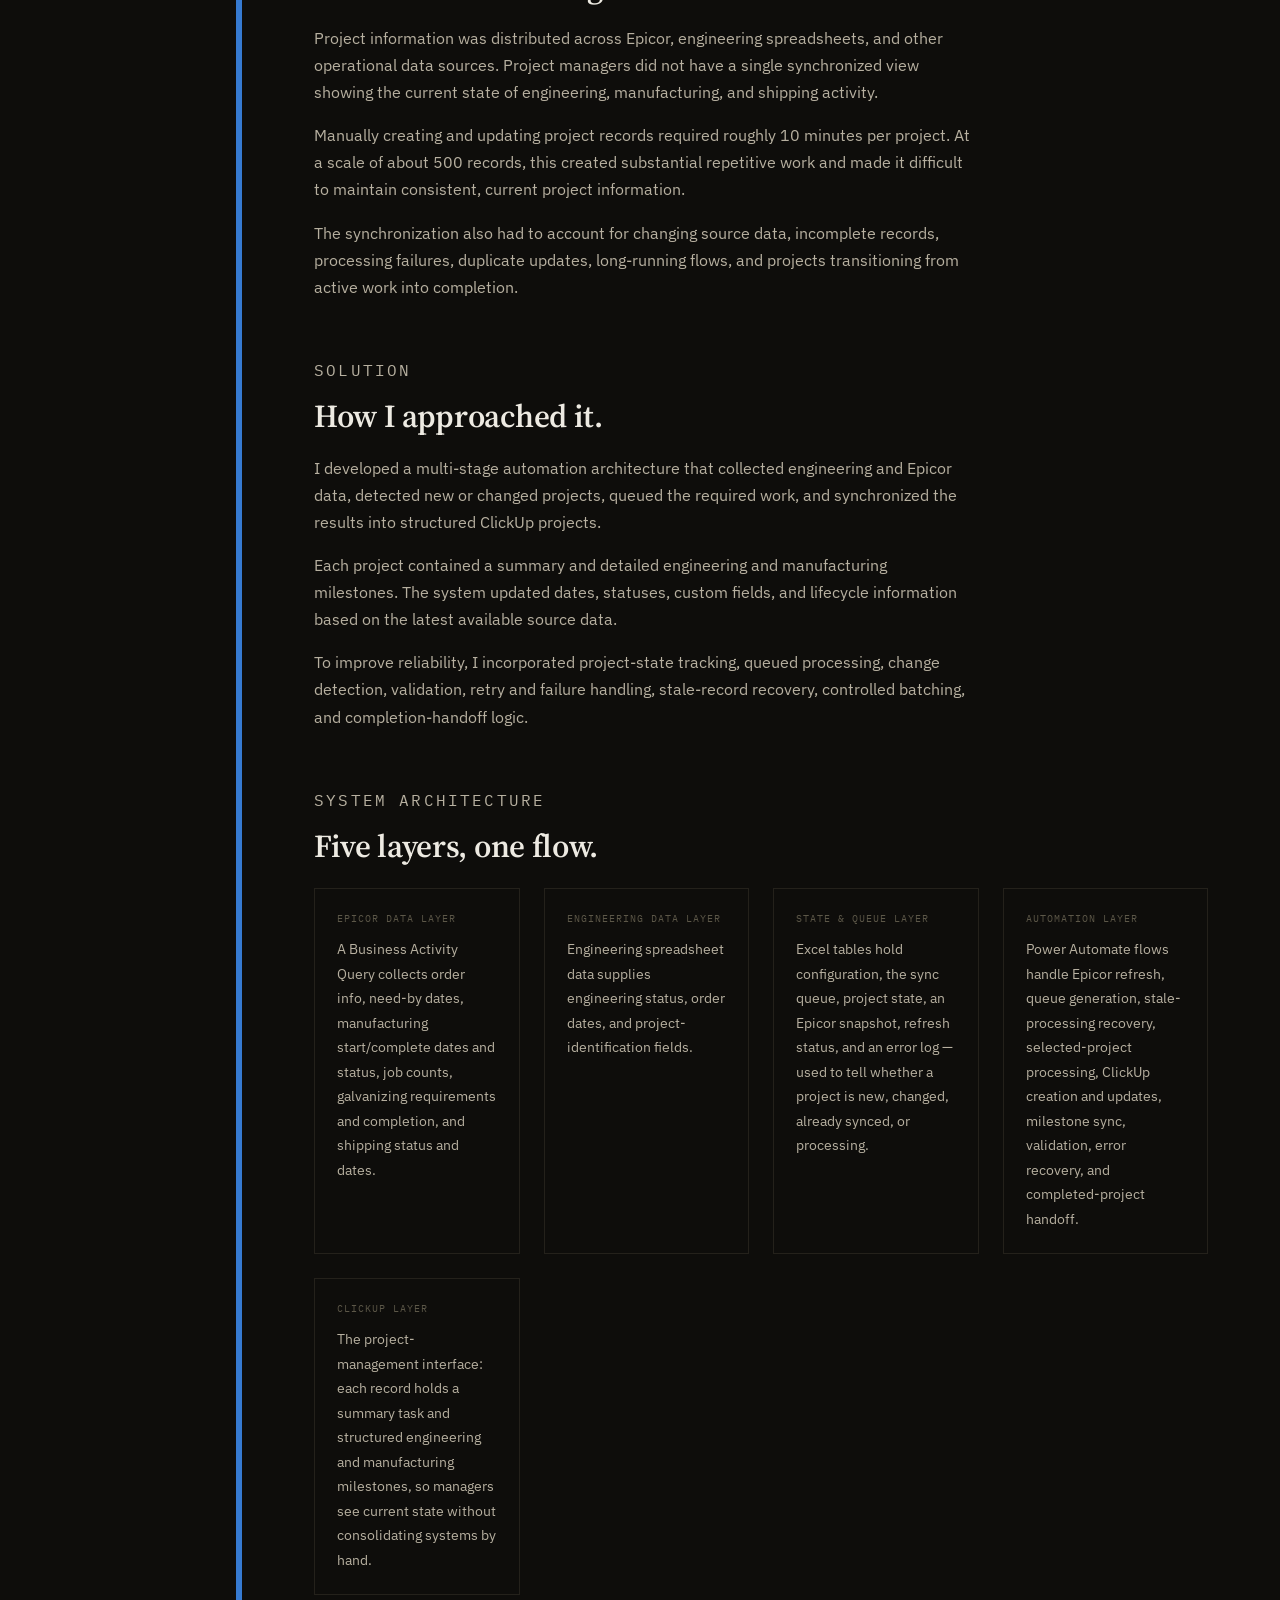
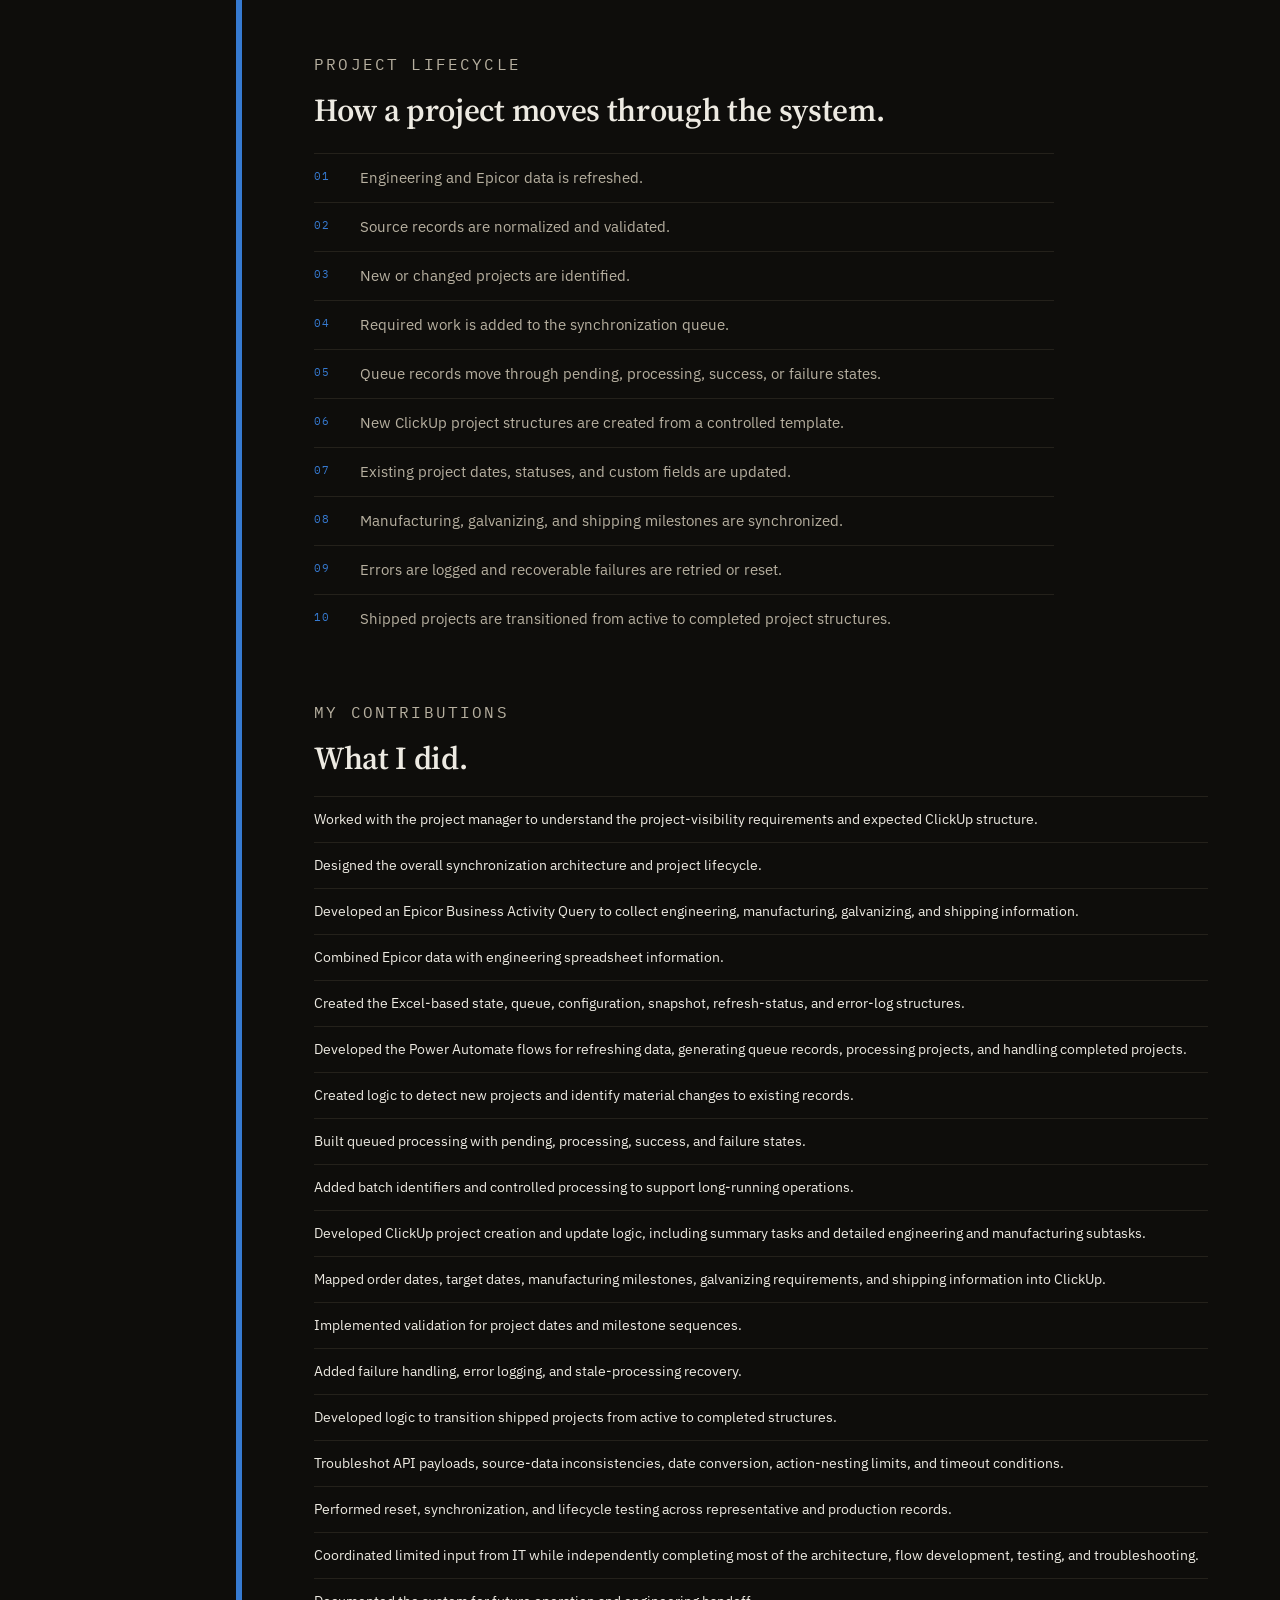
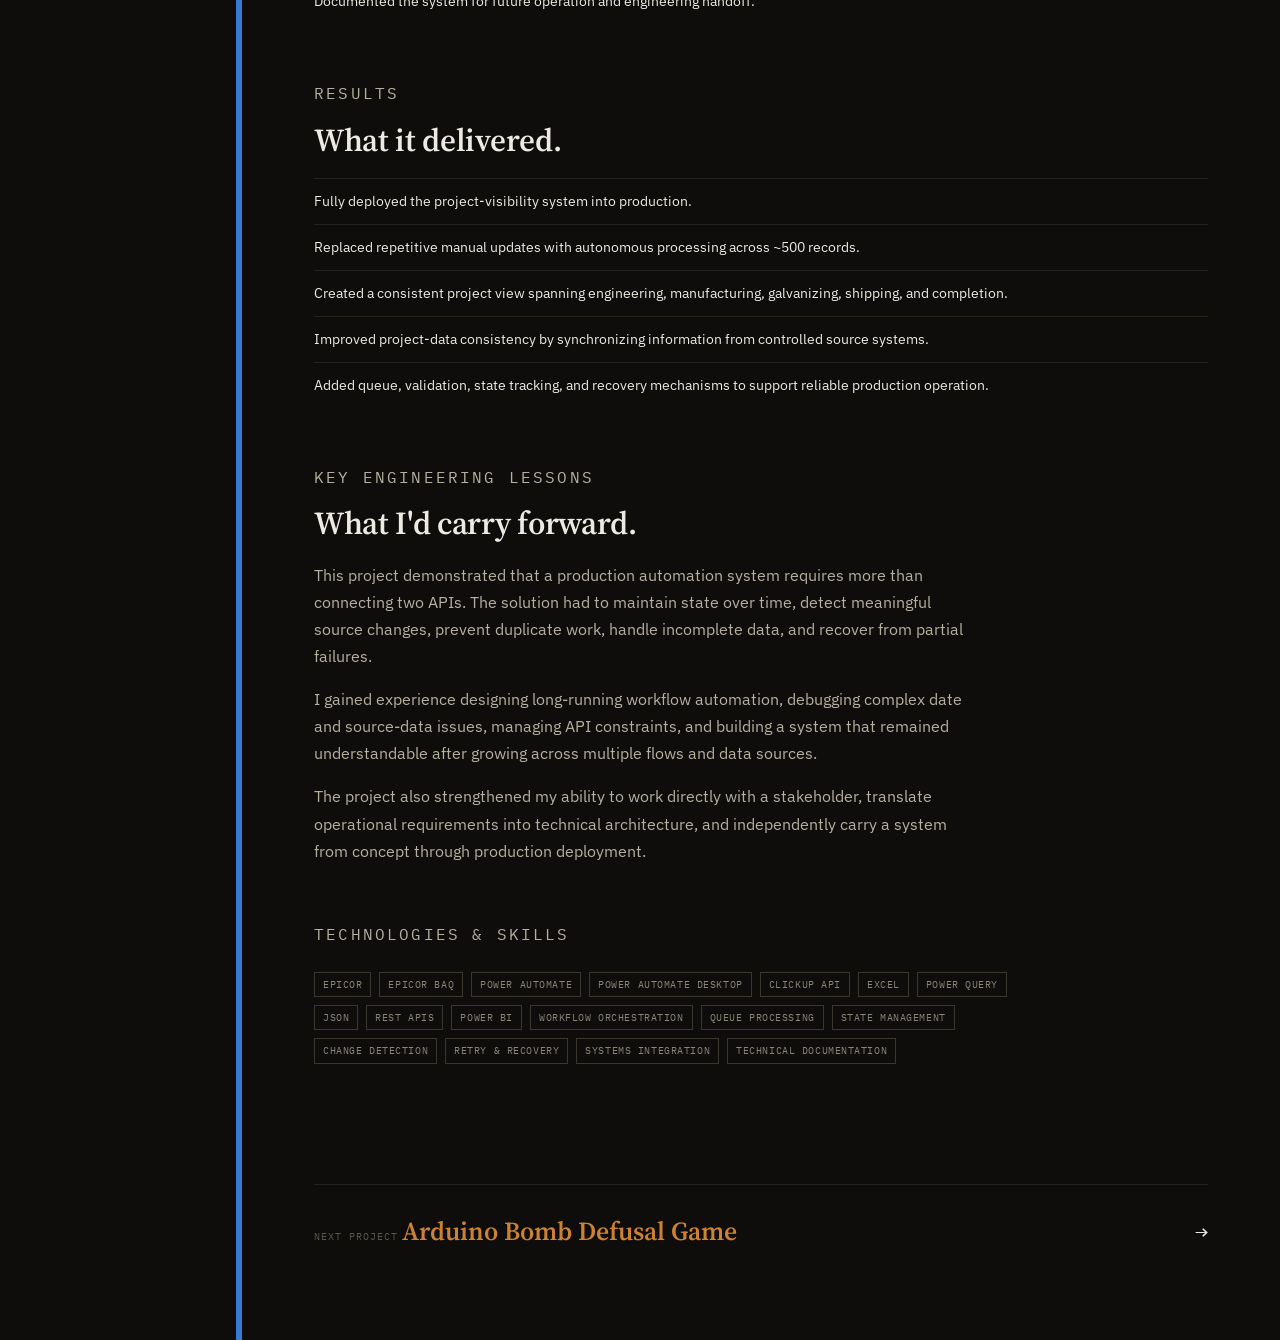
<file: clickup-sync.html>
<!DOCTYPE html>
<html lang="en">
<head>
  <meta charset="UTF-8">
  <meta name="viewport" content="width=device-width, initial-scale=1.0">
  <meta name="description" content="Manufacturing Project Visibility & ClickUp Synchronization — a deployed automation that syncs ~500 manufacturing projects across Epicor, Excel, Power Automate, and ClickUp, cutting per-project update time by 80%. A co-op project by Dylan Oesch at Calhoun Super Structure.">
  <title>Project Visibility & ClickUp Sync — Dylan Oesch</title>
  <link rel="preconnect" href="https://fonts.googleapis.com">
  <link rel="preconnect" href="https://fonts.gstatic.com" crossorigin>
  <link href="https://fonts.googleapis.com/css2?family=IBM+Plex+Mono:wght@400;500&family=IBM+Plex+Sans:wght@400;500&family=Source+Serif+4:opsz,wght@8..60,400;8..60,500;8..60,600;8..60,700&display=swap" rel="stylesheet">
  <meta property="og:type" content="article">
  <meta property="og:title" content="Project Visibility & ClickUp Sync — Dylan Oesch">
  <meta property="og:description" content="A deployed automation syncing ~500 manufacturing projects across Epicor and ClickUp — 80% faster updates.">
  <meta property="og:url" content="https://dylan-oesch.github.io/clickup-sync.html">
  <meta property="og:image" content="https://dylan-oesch.github.io/og-image.png">
  <meta property="og:image:width" content="1200">
  <meta property="og:image:height" content="630">
  <meta name="twitter:card" content="summary_large_image">
  <meta name="twitter:image" content="https://dylan-oesch.github.io/og-image.png">
  <link rel="icon" type="image/svg+xml" href="favicon.svg">
  <meta name="theme-color" content="#0E0D0B">
  <link rel="stylesheet" href="styles.css">
  <script defer src="https://cloud.umami.is/script.js" data-website-id="4b866122-fcac-42a2-9e6e-7526f9d58f38"></script>
</head>
<body>
  <div class="layout">
    <!-- Sidebar -->
    <aside class="sidebar">
      <div>
        <a class="brand" href="index.html" aria-label="Portfolio home">
          <span class="brand-name">Dylan Oesch</span>
          <span class="brand-tag">Software · ML · Embedded</span>
        </a>
        <a class="topbar-brand brand-name" href="index.html">Dylan Oesch</a>

        <button class="nav-toggle" type="button" aria-expanded="false" aria-controls="sidebar-nav">
          <span class="sr-only">Toggle navigation</span>
          <span></span>
          <span></span>
          <span></span>
        </button>

        <nav class="sidebar-nav" id="sidebar-nav" aria-label="Primary">
          <a href="index.html#projects">01 · Projects</a>
          <a href="index.html#work">02 · Work</a>
          <a href="index.html#about">03 · About</a>
          <a href="index.html#skills">04 · Skills</a>
          <a href="index.html#contact">05 · Contact</a>
        </nav>
      </div>

      <div class="sidebar-foot">
        <span class="monogram" aria-hidden="true">DO</span>
        <span class="sidebar-copy">&copy; <span id="year"></span> — London, ON</span>
      </div>
    </aside>

    <main class="main">
      <section class="section detail accent-cobalt">
        <a class="back-link" href="index.html#projects">&larr; Back to projects</a>

        <div class="detail-head">
          <div>
            <p class="label">Project 03 · Calhoun Super Structure</p>
            <h1 style="margin-top:12px;">Manufacturing Project Visibility &amp; ClickUp Synchronization</h1>
            <p class="lede">A deployed automation that gives project managers one synchronized view of ~500 manufacturing projects across Epicor and ClickUp — updating each in about two minutes instead of ten.</p>
          </div>
          <div class="detail-theme">
            <span class="label">Theme</span>
            <span class="value">Cobalt</span>
          </div>
        </div>

        <!-- Spec strip -->
        <div class="spec-strip">
          <div class="spec"><span class="label">Role</span><span class="value">Co-op — Software Automation</span></div>
          <div class="spec"><span class="label">Dates</span><span class="value">May – Aug 2026</span></div>
          <div class="spec"><span class="label">Tools</span><span class="value">Epicor · Power Automate · ClickUp API · Excel · Power Query</span></div>
          <div class="spec"><span class="label">Type</span><span class="value">ERP + PM automation</span></div>
          <div class="spec"><span class="label">Status</span><span class="value">Fully deployed</span></div>
        </div>

        <div class="detail-body">
          <!-- Overview + Highlights -->
          <div class="two-col">
            <div class="detail-block">
              <h3>Overview</h3>
              <p style="margin-top:16px;">Designed and fully deployed an automated project-visibility system that synchronizes engineering and manufacturing information across Epicor, engineering spreadsheets, Excel, Power Automate, and ClickUp.</p>
              <p>Before the system was introduced, updating an individual project required roughly 10 minutes of manual work. The deployed automation performs the same update autonomously in about two minutes — an 80% reduction that saves roughly eight minutes per project.</p>
              <p>The system manages approximately 500 project records and maintains each one throughout its lifecycle: from initial engineering activity through manufacturing, galvanizing, shipping, and completion.</p>
            </div>
            <div class="detail-block">
              <h3 style="margin-bottom:0;">Highlights</h3>
              <ul class="highlight-list">
                <li>Fully deployed automation syncing ~500 manufacturing projects across Epicor, Excel / Power Automate, and ClickUp.</li>
                <li>Queue-based processing with change detection, validation, retry / recovery, and stale-record handling for reliable production operation.</li>
                <li>One synchronized project view spanning engineering, manufacturing, galvanizing, shipping, and completion.</li>
              </ul>
            </div>
          </div>

          <!-- By the numbers -->
          <article class="detail-block" id="impact">
            <p class="eyebrow">Impact</p>
            <h2>By the numbers.</h2>
            <div class="stat-grid">
              <div class="stat"><span class="num">80%</span><span class="cap">reduction in per-project update time</span></div>
              <div class="stat"><span class="num">10 &rarr; 2 min</span><span class="cap">to update a project, manual vs. automated</span></div>
              <div class="stat"><span class="num">~500</span><span class="cap">project records managed</span></div>
              <div class="stat"><span class="num">~67 hrs</span><span class="cap">saved per full update cycle</span></div>
            </div>
          </article>

          <!-- Problem -->
          <article class="detail-block" id="problem">
            <p class="eyebrow">Problem</p>
            <h2>What needed solving.</h2>
            <p>Project information was distributed across Epicor, engineering spreadsheets, and other operational data sources. Project managers did not have a single synchronized view showing the current state of engineering, manufacturing, and shipping activity.</p>
            <p>Manually creating and updating project records required roughly 10 minutes per project. At a scale of about 500 records, this created substantial repetitive work and made it difficult to maintain consistent, current project information.</p>
            <p>The synchronization also had to account for changing source data, incomplete records, processing failures, duplicate updates, long-running flows, and projects transitioning from active work into completion.</p>
          </article>

          <!-- Solution -->
          <article class="detail-block" id="solution">
            <p class="eyebrow">Solution</p>
            <h2>How I approached it.</h2>
            <p>I developed a multi-stage automation architecture that collected engineering and Epicor data, detected new or changed projects, queued the required work, and synchronized the results into structured ClickUp projects.</p>
            <p>Each project contained a summary and detailed engineering and manufacturing milestones. The system updated dates, statuses, custom fields, and lifecycle information based on the latest available source data.</p>
            <p>To improve reliability, I incorporated project-state tracking, queued processing, change detection, validation, retry and failure handling, stale-record recovery, controlled batching, and completion-handoff logic.</p>
          </article>

          <!-- System architecture -->
          <article class="detail-block" id="system-design">
            <p class="eyebrow">System Architecture</p>
            <h2>Five layers, one flow.</h2>
            <div class="spec-grid" style="margin-top:24px;">
              <div class="spec-card">
                <span class="label">Epicor Data Layer</span>
                <p>A Business Activity Query collects order info, need-by dates, manufacturing start/complete dates and status, job counts, galvanizing requirements and completion, and shipping status and dates.</p>
              </div>
              <div class="spec-card">
                <span class="label">Engineering Data Layer</span>
                <p>Engineering spreadsheet data supplies engineering status, order dates, and project-identification fields.</p>
              </div>
              <div class="spec-card">
                <span class="label">State &amp; Queue Layer</span>
                <p>Excel tables hold configuration, the sync queue, project state, an Epicor snapshot, refresh status, and an error log — used to tell whether a project is new, changed, already synced, or processing.</p>
              </div>
              <div class="spec-card">
                <span class="label">Automation Layer</span>
                <p>Power Automate flows handle Epicor refresh, queue generation, stale-processing recovery, selected-project processing, ClickUp creation and updates, milestone sync, validation, error recovery, and completed-project handoff.</p>
              </div>
              <div class="spec-card">
                <span class="label">ClickUp Layer</span>
                <p>The project-management interface: each record holds a summary task and structured engineering and manufacturing milestones, so managers see current state without consolidating systems by hand.</p>
              </div>
            </div>
          </article>

          <!-- Project lifecycle -->
          <article class="detail-block" id="lifecycle">
            <p class="eyebrow">Project Lifecycle</p>
            <h2>How a project moves through the system.</h2>
            <ol class="numbered-list">
              <li>Engineering and Epicor data is refreshed.</li>
              <li>Source records are normalized and validated.</li>
              <li>New or changed projects are identified.</li>
              <li>Required work is added to the synchronization queue.</li>
              <li>Queue records move through pending, processing, success, or failure states.</li>
              <li>New ClickUp project structures are created from a controlled template.</li>
              <li>Existing project dates, statuses, and custom fields are updated.</li>
              <li>Manufacturing, galvanizing, and shipping milestones are synchronized.</li>
              <li>Errors are logged and recoverable failures are retried or reset.</li>
              <li>Shipped projects are transitioned from active to completed project structures.</li>
            </ol>
          </article>

          <!-- Key contributions -->
          <article class="detail-block" id="key-contributions">
            <p class="eyebrow">My Contributions</p>
            <h2>What I did.</h2>
            <ul class="highlight-list" style="margin-top:8px;">
              <li>Worked with the project manager to understand the project-visibility requirements and expected ClickUp structure.</li>
              <li>Designed the overall synchronization architecture and project lifecycle.</li>
              <li>Developed an Epicor Business Activity Query to collect engineering, manufacturing, galvanizing, and shipping information.</li>
              <li>Combined Epicor data with engineering spreadsheet information.</li>
              <li>Created the Excel-based state, queue, configuration, snapshot, refresh-status, and error-log structures.</li>
              <li>Developed the Power Automate flows for refreshing data, generating queue records, processing projects, and handling completed projects.</li>
              <li>Created logic to detect new projects and identify material changes to existing records.</li>
              <li>Built queued processing with pending, processing, success, and failure states.</li>
              <li>Added batch identifiers and controlled processing to support long-running operations.</li>
              <li>Developed ClickUp project creation and update logic, including summary tasks and detailed engineering and manufacturing subtasks.</li>
              <li>Mapped order dates, target dates, manufacturing milestones, galvanizing requirements, and shipping information into ClickUp.</li>
              <li>Implemented validation for project dates and milestone sequences.</li>
              <li>Added failure handling, error logging, and stale-processing recovery.</li>
              <li>Developed logic to transition shipped projects from active to completed structures.</li>
              <li>Troubleshot API payloads, source-data inconsistencies, date conversion, action-nesting limits, and timeout conditions.</li>
              <li>Performed reset, synchronization, and lifecycle testing across representative and production records.</li>
              <li>Coordinated limited input from IT while independently completing most of the architecture, flow development, testing, and troubleshooting.</li>
              <li>Documented the system for future operation and engineering handoff.</li>
            </ul>
          </article>

          <!-- Results -->
          <article class="detail-block" id="results">
            <p class="eyebrow">Results</p>
            <h2>What it delivered.</h2>
            <ul class="highlight-list" style="margin-top:8px;">
              <li>Fully deployed the project-visibility system into production.</li>
              <li>Replaced repetitive manual updates with autonomous processing across ~500 records.</li>
              <li>Created a consistent project view spanning engineering, manufacturing, galvanizing, shipping, and completion.</li>
              <li>Improved project-data consistency by synchronizing information from controlled source systems.</li>
              <li>Added queue, validation, state tracking, and recovery mechanisms to support reliable production operation.</li>
            </ul>
          </article>

          <!-- What I learned -->
          <article class="detail-block" id="learned">
            <p class="eyebrow">Key Engineering Lessons</p>
            <h2>What I'd carry forward.</h2>
            <p>This project demonstrated that a production automation system requires more than connecting two APIs. The solution had to maintain state over time, detect meaningful source changes, prevent duplicate work, handle incomplete data, and recover from partial failures.</p>
            <p>I gained experience designing long-running workflow automation, debugging complex date and source-data issues, managing API constraints, and building a system that remained understandable after growing across multiple flows and data sources.</p>
            <p>The project also strengthened my ability to work directly with a stakeholder, translate operational requirements into technical architecture, and independently carry a system from concept through production deployment.</p>
          </article>

          <!-- Technologies -->
          <article class="detail-block" id="technologies">
            <p class="eyebrow">Technologies &amp; Skills</p>
            <div class="tech-tags">
              <span class="tag">Epicor</span>
              <span class="tag">Epicor BAQ</span>
              <span class="tag">Power Automate</span>
              <span class="tag">Power Automate Desktop</span>
              <span class="tag">ClickUp API</span>
              <span class="tag">Excel</span>
              <span class="tag">Power Query</span>
              <span class="tag">JSON</span>
              <span class="tag">REST APIs</span>
              <span class="tag">Power BI</span>
              <span class="tag">Workflow Orchestration</span>
              <span class="tag">Queue Processing</span>
              <span class="tag">State Management</span>
              <span class="tag">Change Detection</span>
              <span class="tag">Retry &amp; Recovery</span>
              <span class="tag">Systems Integration</span>
              <span class="tag">Technical Documentation</span>
            </div>
          </article>

          <!-- Next project -->
          <a class="next-project accent-amber" href="bomb-defusal.html">
            <div>
              <span class="label">Next project</span>
              <span class="value">Arduino Bomb Defusal Game</span>
            </div>
            <span class="arrow" aria-hidden="true">&rarr;</span>
          </a>
        </div>
      </section>
    </main>
  </div>

  <script src="script.js"></script>
</body>
</html>
</file>
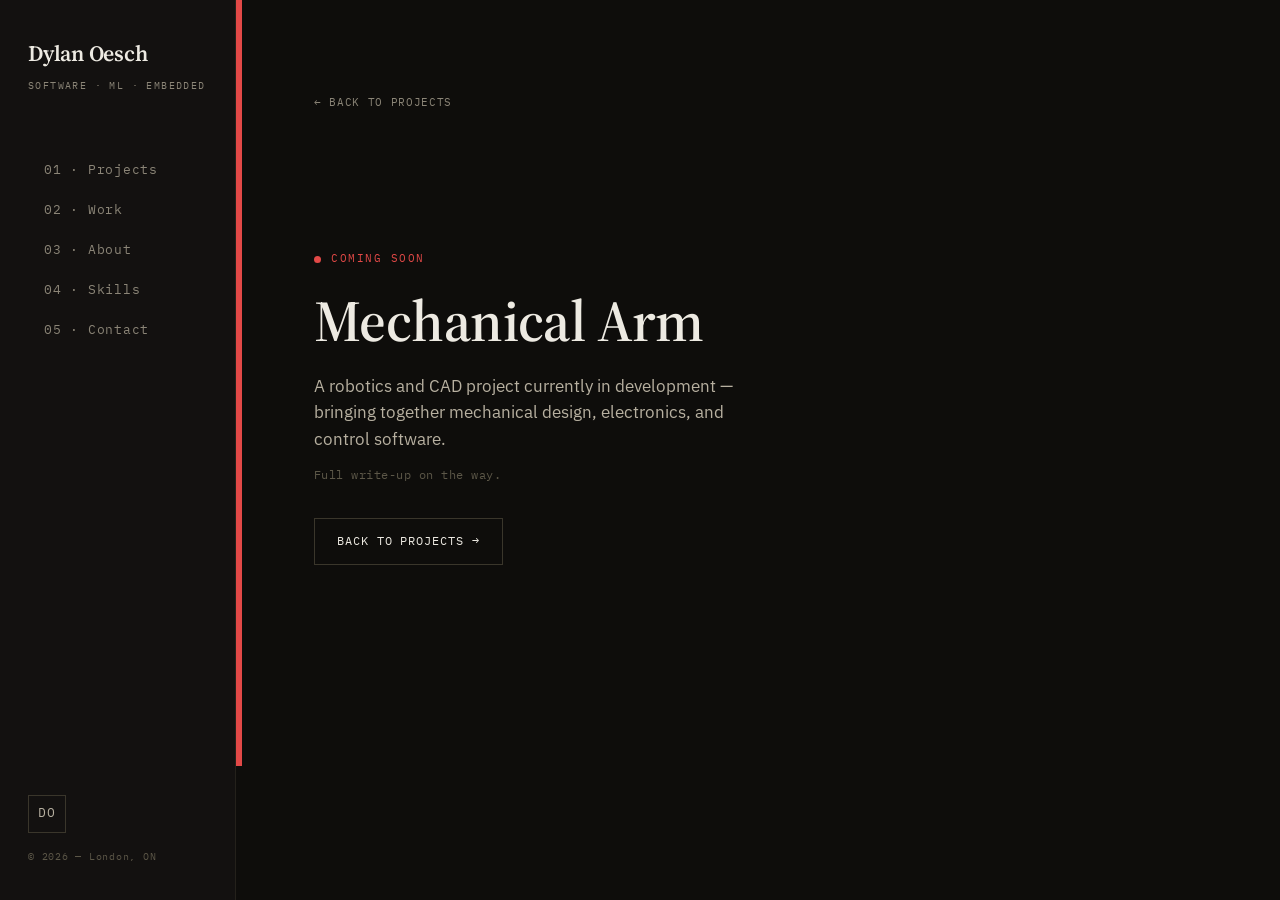
<file: mechanical-arm.html>
<!DOCTYPE html>
<html lang="en">
<head>
  <meta charset="UTF-8">
  <meta name="viewport" content="width=device-width, initial-scale=1.0">
  <meta name="description" content="Mechanical Arm — a robotics and CAD project by Dylan Oesch, currently in development. Full write-up coming soon.">
  <title>Mechanical Arm — Dylan Oesch</title>
  <link rel="preconnect" href="https://fonts.googleapis.com">
  <link rel="preconnect" href="https://fonts.gstatic.com" crossorigin>
  <link href="https://fonts.googleapis.com/css2?family=IBM+Plex+Mono:wght@400;500&family=IBM+Plex+Sans:wght@400;500&family=Source+Serif+4:opsz,wght@8..60,400;8..60,500;8..60,600;8..60,700&display=swap" rel="stylesheet">
  <meta property="og:type" content="article">
  <meta property="og:title" content="Mechanical Arm — Dylan Oesch">
  <meta property="og:description" content="A robotics and CAD project by Dylan Oesch, currently in development.">
  <meta property="og:url" content="https://dylan-oesch.github.io/mechanical-arm.html">
  <meta property="og:image" content="https://dylan-oesch.github.io/og-image.png">
  <meta property="og:image:width" content="1200">
  <meta property="og:image:height" content="630">
  <meta name="twitter:card" content="summary_large_image">
  <meta name="twitter:image" content="https://dylan-oesch.github.io/og-image.png">
  <link rel="icon" type="image/svg+xml" href="favicon.svg">
  <meta name="theme-color" content="#0E0D0B">
  <link rel="stylesheet" href="styles.css">
  <script defer src="https://cloud.umami.is/script.js" data-website-id="4b866122-fcac-42a2-9e6e-7526f9d58f38"></script>
</head>
<body>
  <div class="layout">
    <!-- Sidebar -->
    <aside class="sidebar">
      <div>
        <a class="brand" href="index.html" aria-label="Portfolio home">
          <span class="brand-name">Dylan Oesch</span>
          <span class="brand-tag">Software · ML · Embedded</span>
        </a>
        <a class="topbar-brand brand-name" href="index.html">Dylan Oesch</a>

        <button class="nav-toggle" type="button" aria-expanded="false" aria-controls="sidebar-nav">
          <span class="sr-only">Toggle navigation</span>
          <span></span>
          <span></span>
          <span></span>
        </button>

        <nav class="sidebar-nav" id="sidebar-nav" aria-label="Primary">
          <a href="index.html#projects">01 · Projects</a>
          <a href="index.html#work">02 · Work</a>
          <a href="index.html#about">03 · About</a>
          <a href="index.html#skills">04 · Skills</a>
          <a href="index.html#contact">05 · Contact</a>
        </nav>
      </div>

      <div class="sidebar-foot">
        <span class="monogram" aria-hidden="true">DO</span>
        <span class="sidebar-copy">&copy; <span id="year"></span> — London, ON</span>
      </div>
    </aside>

    <main class="main">
      <section class="section detail accent-red">
        <a class="back-link" href="index.html#projects">&larr; Back to projects</a>

        <div class="project-cover">
          <span class="cover-badge">Coming Soon</span>
          <h1>Mechanical Arm</h1>
          <p class="cover-lede">A robotics and CAD project currently in development — bringing together mechanical design, electronics, and control software.</p>
          <p class="cover-note">Full write-up on the way.</p>
          <a class="btn" href="index.html#projects">Back to projects &rarr;</a>
        </div>
      </section>
    </main>
  </div>

  <script src="script.js"></script>
</body>
</html>
</file>
<file: styles.css>
/* =============================================================
   Dylan Oesch — Portfolio
   Editorial dark theme: warm ink palette, serif display + mono
   labels, fixed numbered sidebar, hairline-divided sections.
   Each project carries its own accent color (--accent).
   ============================================================= */

:root {
  /* Surfaces */
  --bg: #0e0d0b;
  --surface: #131110;
  --surface-hover: #151310;

  /* Borders */
  --border: #24211b;
  --border-strong: #3a362b;

  /* Text */
  --ink: #edeae2;      /* primary text */
  --muted: #b7b0a0;    /* secondary text / prose */
  --label: #8b8577;    /* nav, eyebrows, metadata */
  --faint: #5c5748;    /* index numbers, decorative labels */

  /* Accent (overridden per project) */
  --accent: oklch(0.58 0.15 256);
  --accent-tint: color-mix(in oklch, var(--accent) 30%, var(--surface));
  --accent-faint: color-mix(in oklch, var(--accent) 12%, var(--surface));

  /* Type */
  --font-serif: "Source Serif 4", Georgia, "Times New Roman", serif;
  --font-mono: "IBM Plex Mono", ui-monospace, "SFMono-Regular", Menlo, monospace;
  --font-sans: "IBM Plex Sans", system-ui, -apple-system, "Segoe UI", sans-serif;

  /* Layout */
  --sidebar-width: 236px;
  --pad-block: 88px;
  --pad-inline: 72px;
  --content-max: 1040px;
  --ease: 170ms ease;
}

* {
  box-sizing: border-box;
}

html {
  scroll-behavior: smooth;
}

body {
  margin: 0;
  min-height: 100vh;
  background: var(--bg);
  color: var(--ink);
  font-family: var(--font-sans);
  line-height: 1.6;
  -webkit-font-smoothing: antialiased;
}

body.nav-open {
  overflow: hidden;
}

a {
  color: var(--ink);
  text-decoration: none;
  transition: color var(--ease);
}

a:hover {
  color: var(--muted);
}

button {
  font-family: inherit;
}

img,
svg {
  display: block;
  max-width: 100%;
}

::selection {
  background: var(--ink);
  color: var(--bg);
}

h1,
h2,
h3,
p {
  margin-top: 0;
}

.sr-only {
  position: absolute;
  width: 1px;
  height: 1px;
  padding: 0;
  margin: -1px;
  overflow: hidden;
  clip: rect(0, 0, 0, 0);
  white-space: nowrap;
  border: 0;
}

/* -------------------------------------------------------------
   Shared type helpers
   ------------------------------------------------------------- */
.serif {
  font-family: var(--font-serif);
  font-weight: 600;
  letter-spacing: -0.01em;
}

.mono {
  font-family: var(--font-mono);
  letter-spacing: 0.08em;
}

.eyebrow {
  font-family: var(--font-mono);
  font-size: 11px;
  letter-spacing: 0.14em;
  text-transform: uppercase;
  color: var(--faint);
  margin: 0;
}

.label {
  font-family: var(--font-mono);
  font-size: 10px;
  letter-spacing: 0.1em;
  text-transform: uppercase;
  color: var(--faint);
}

/* -------------------------------------------------------------
   Layout shell
   ------------------------------------------------------------- */
.layout {
  display: flex;
  min-height: 100vh;
}

.sidebar {
  position: sticky;
  top: 0;
  align-self: flex-start;
  width: var(--sidebar-width);
  flex-shrink: 0;
  height: 100vh;
  background: var(--surface);
  border-right: 1px solid var(--border);
  display: flex;
  flex-direction: column;
  justify-content: space-between;
  padding: 36px 28px;
  z-index: 20;
}

.brand {
  display: block;
  color: var(--ink);
}

.brand:hover {
  color: var(--ink);
}

.brand-name {
  font-family: var(--font-serif);
  font-weight: 600;
  font-size: 22px;
  letter-spacing: -0.01em;
}

.brand-tag {
  font-family: var(--font-mono);
  font-size: 10px;
  letter-spacing: 0.14em;
  text-transform: uppercase;
  color: var(--label);
  margin-top: 6px;
}

.sidebar-nav {
  display: flex;
  flex-direction: column;
  margin-top: 52px;
}

.sidebar-nav a {
  padding: 10px 0 10px 14px;
  border-left: 2px solid transparent;
  font-family: var(--font-mono);
  font-size: 12.5px;
  letter-spacing: 0.06em;
  color: var(--label);
  transition: color var(--ease), border-color var(--ease);
}

.sidebar-nav a:hover,
.sidebar-nav a:focus-visible {
  color: var(--ink);
  outline: none;
}

.sidebar-nav a.active {
  color: var(--ink);
  border-left-color: var(--ink);
}

.sidebar-foot {
  display: flex;
  flex-direction: column;
  gap: 16px;
}

.monogram {
  width: 38px;
  height: 38px;
  border: 1px solid var(--border-strong);
  display: flex;
  align-items: center;
  justify-content: center;
  font-family: var(--font-mono);
  font-size: 13px;
  letter-spacing: 0.04em;
  color: var(--muted);
}

.sidebar-copy {
  font-family: var(--font-mono);
  font-size: 9.5px;
  letter-spacing: 0.08em;
  color: var(--faint);
}

/* Mobile top-bar controls (hidden on desktop) */
.topbar-brand,
.nav-toggle {
  display: none;
}

/* -------------------------------------------------------------
   Main + sections
   ------------------------------------------------------------- */
.main {
  flex: 1;
  min-width: 0;
}

.section {
  padding: var(--pad-block) var(--pad-inline);
  max-width: calc(var(--content-max) + var(--pad-inline) * 2);
  scroll-margin-top: 24px;
}

.section + .section {
  border-top: 1px solid var(--border);
}

.section-head {
  margin-bottom: 56px;
}

.section-head .eyebrow {
  margin-bottom: 18px;
}

h1 {
  font-family: var(--font-serif);
  font-weight: 600;
  letter-spacing: -0.01em;
  font-size: clamp(38px, 4.8vw, 58px);
  line-height: 1.08;
  margin: 0;
}

h2 {
  font-family: var(--font-serif);
  font-weight: 600;
  letter-spacing: -0.01em;
  font-size: clamp(28px, 3.2vw, 40px);
  line-height: 1.14;
  margin: 0;
}

h3 {
  font-family: var(--font-serif);
  font-weight: 600;
  font-size: 19px;
  margin: 0;
}

.lede {
  max-width: 60ch;
  font-size: 15.5px;
  line-height: 1.7;
  color: var(--muted);
  margin: 20px 0 0;
}

/* Buttons / links */
.btn {
  display: inline-flex;
  align-items: center;
  gap: 8px;
  background: none;
  color: var(--ink);
  border: 1px solid var(--border-strong);
  cursor: pointer;
  padding: 13px 22px;
  font-family: var(--font-mono);
  font-size: 11.5px;
  letter-spacing: 0.08em;
  text-transform: uppercase;
  transition: border-color var(--ease), color var(--ease), background var(--ease);
}

.btn:hover,
.btn:focus-visible {
  border-color: var(--ink);
  color: var(--ink);
  outline: none;
}

.btn-accent {
  border-color: var(--accent);
  color: var(--accent);
}

.btn-accent:hover,
.btn-accent:focus-visible {
  border-color: var(--accent);
  background: var(--accent-faint);
  color: var(--accent);
}

/* -------------------------------------------------------------
   01 · Work — left-rule timeline
   ------------------------------------------------------------- */
.timeline {
  position: relative;
  padding-left: 24px;
  border-left: 1px solid var(--border);
  max-width: 760px;
}

.timeline-item {
  position: relative;
  padding-bottom: 52px;
}

.timeline-item:last-child {
  padding-bottom: 0;
}

.timeline-item::before {
  content: "";
  position: absolute;
  left: -29px;
  top: 6px;
  width: 9px;
  height: 9px;
  background: var(--bg);
  border: 1px solid var(--faint);
}

.timeline-date {
  font-family: var(--font-mono);
  font-size: 11px;
  letter-spacing: 0.08em;
  color: var(--label);
}

.timeline-role {
  display: flex;
  align-items: baseline;
  gap: 12px;
  flex-wrap: wrap;
  margin-top: 8px;
}

.timeline-role .role {
  font-family: var(--font-serif);
  font-weight: 600;
  font-size: 22px;
}

.timeline-role .company {
  font-size: 14px;
  color: var(--muted);
}

.timeline-role .place {
  font-family: var(--font-mono);
  font-size: 10.5px;
  letter-spacing: 0.06em;
  text-transform: uppercase;
  color: var(--faint);
}

.timeline-item p {
  margin: 14px 0 0;
  font-size: 15px;
  line-height: 1.65;
  color: var(--muted);
  max-width: 62ch;
}

.timeline-points {
  margin: 14px 0 0;
  padding: 0;
  list-style: none;
  max-width: 64ch;
}

.timeline-points li {
  position: relative;
  padding-left: 20px;
  margin-bottom: 10px;
  font-size: 15px;
  line-height: 1.6;
  color: var(--muted);
}

.timeline-points li:last-child {
  margin-bottom: 0;
}

.timeline-points li::before {
  content: "";
  position: absolute;
  left: 0;
  top: 10px;
  width: 5px;
  height: 5px;
  background: var(--faint);
}

.timeline-tools {
  margin-top: 14px;
  font-family: var(--font-mono);
  font-size: 11px;
  letter-spacing: 0.04em;
  color: var(--faint);
}

/* -------------------------------------------------------------
   02 · Projects — docket rows
   ------------------------------------------------------------- */
.docket {
  border-top: 1px solid var(--border);
  margin-top: 8px;
}

.docket-row {
  --accent: oklch(0.58 0.15 256);
  display: flex;
  align-items: center;
  gap: 36px;
  width: 100%;
  text-align: left;
  border-bottom: 1px solid var(--border);
  padding: 30px 6px;
  color: var(--ink);
  transition: background var(--ease);
}

.docket-row:hover {
  background: var(--surface-hover);
  color: var(--ink);
}

.docket-bar {
  width: 4px;
  align-self: stretch;
  flex-shrink: 0;
  background: var(--accent);
}

.docket-index {
  font-family: var(--font-mono);
  font-size: 11px;
  letter-spacing: 0.08em;
  color: var(--faint);
  width: 22px;
  flex-shrink: 0;
}

.docket-body {
  flex: 1;
  min-width: 0;
}

.project-context {
  display: block;
  margin-bottom: 8px;
  font-family: var(--font-mono);
  font-size: 9.5px;
  letter-spacing: 0.1em;
  text-transform: uppercase;
  color: var(--faint);
}

.project-context .ctx-name {
  color: var(--label);
}

.project-context .ctx-link {
  color: var(--label);
  cursor: pointer;
  transition: color var(--ease);
}

.project-context .ctx-link:hover,
.project-context .ctx-link:focus-visible {
  color: var(--ink);
  outline: none;
  text-decoration: underline;
  text-underline-offset: 2px;
}

.docket-title {
  display: flex;
  align-items: baseline;
  gap: 12px;
  flex-wrap: wrap;
}

.docket-title .name {
  font-family: var(--font-serif);
  font-weight: 600;
  font-size: 27px;
}

.docket-title .year {
  font-family: var(--font-mono);
  font-size: 10.5px;
  letter-spacing: 0.06em;
  color: var(--faint);
}

.docket-tagline {
  margin-top: 6px;
  font-size: 14.5px;
  color: var(--label);
  max-width: 56ch;
}

.docket-tags {
  display: flex;
  gap: 8px;
  flex-shrink: 0;
}

.tag {
  font-family: var(--font-mono);
  font-size: 9.5px;
  letter-spacing: 0.06em;
  text-transform: uppercase;
  color: var(--label);
  border: 1px solid var(--border-strong);
  padding: 4px 8px;
}

.docket-arrow {
  font-family: var(--font-mono);
  font-size: 18px;
  color: var(--accent);
  flex-shrink: 0;
}

/* -------------------------------------------------------------
   03 · About
   ------------------------------------------------------------- */
.about-grid {
  display: grid;
  grid-template-columns: 300px 1fr;
  gap: 56px;
  align-items: start;
}

.portrait {
  aspect-ratio: 3 / 4;
  background: var(--surface);
  border: 1px solid var(--border);
  overflow: hidden;
}

.portrait img {
  display: block;
  width: 100%;
  height: 100%;
  object-fit: cover;
}

.about-copy p {
  font-size: 15.5px;
  line-height: 1.75;
  color: var(--muted);
  max-width: 60ch;
  margin: 0 0 16px;
}

.fact-row {
  display: flex;
  flex-wrap: wrap;
  gap: 48px;
  margin-top: 24px;
  padding-top: 24px;
  border-top: 1px solid var(--border);
}

.fact .label {
  display: block;
  margin-bottom: 6px;
}

.fact .value {
  font-size: 14px;
}

.engineering-teams {
  margin-top: 56px;
}

.engineering-teams .team-grid {
  grid-template-columns: repeat(2, minmax(0, 1fr));
  margin-top: 24px;
}

.team-entry h3 {
  margin-bottom: 10px;
}

.team-link {
  display: inline-flex;
  align-items: baseline;
  gap: 6px;
  cursor: pointer;
}

.team-link-arrow {
  flex-shrink: 0;
  font-family: var(--font-mono);
  font-size: 0.8em;
  font-weight: 400;
  color: var(--label);
  transition: color var(--ease);
}

.team-link:hover,
.team-link:focus-visible,
.team-link:hover .team-link-arrow,
.team-link:focus-visible .team-link-arrow {
  color: var(--accent);
}

.team-link:focus-visible {
  outline: 1px solid var(--accent);
  outline-offset: 4px;
}

@media (prefers-reduced-motion: no-preference) {
  .team-link-arrow {
    transition: color var(--ease), transform var(--ease);
  }

  .team-link:hover .team-link-arrow,
  .team-link:focus-visible .team-link-arrow {
    transform: translate(2px, -2px);
  }
}

@media (prefers-reduced-motion: reduce) {
  .team-link,
  .team-link-arrow {
    transition: none;
  }
}

/* -------------------------------------------------------------
   04 · Skills — hairline-divided groups
   ------------------------------------------------------------- */
.skill-group {
  display: flex;
  gap: 32px;
  padding: 22px 0;
  border-top: 1px solid var(--border);
}

.skill-group:last-child {
  border-bottom: 1px solid var(--border);
}

.skill-group .label {
  width: 180px;
  flex-shrink: 0;
  color: var(--label);
}

.skill-items {
  display: flex;
  flex-wrap: wrap;
  gap: 10px 28px;
  font-size: 15px;
  color: var(--ink);
}

/* -------------------------------------------------------------
   05 · Contact
   ------------------------------------------------------------- */
.status {
  display: flex;
  align-items: center;
  gap: 9px;
  margin: 20px 0 24px;
}

.status-dot {
  width: 7px;
  height: 7px;
  border-radius: 50%;
  background: oklch(0.7 0.16 150);
}

.status-label {
  font-family: var(--font-mono);
  font-size: 11px;
  letter-spacing: 0.08em;
  text-transform: uppercase;
  color: var(--label);
}

.contact-list {
  margin-top: 44px;
  border-top: 1px solid var(--border);
  max-width: 520px;
}

.contact-item {
  display: flex;
  align-items: center;
  justify-content: space-between;
  padding: 16px 0;
  border-bottom: 1px solid var(--border);
}

.contact-item .label {
  color: var(--faint);
}

.contact-item .value {
  font-size: 14.5px;
  color: var(--ink);
}

/* -------------------------------------------------------------
   Project detail template
   ------------------------------------------------------------- */
.detail {
  border-left: 6px solid var(--accent);
}

.back-link {
  font-family: var(--font-mono);
  font-size: 11px;
  letter-spacing: 0.06em;
  text-transform: uppercase;
  color: var(--label);
}

/* Full-page "coming soon" cover for a project that isn't built yet */
.project-cover {
  min-height: 60vh;
  display: flex;
  flex-direction: column;
  justify-content: center;
  align-items: flex-start;
  max-width: 46ch;
  margin-top: 24px;
}

.project-cover .cover-badge {
  display: inline-flex;
  align-items: center;
  gap: 10px;
  font-family: var(--font-mono);
  font-size: 11px;
  letter-spacing: 0.14em;
  text-transform: uppercase;
  color: var(--accent);
}

.project-cover .cover-badge::before {
  content: "";
  width: 7px;
  height: 7px;
  border-radius: 50%;
  background: var(--accent);
}

.project-cover h1 {
  margin: 22px 0 0;
}

.project-cover .cover-lede {
  margin: 20px 0 0;
  font-size: 1.05rem;
  line-height: 1.6;
  color: var(--muted);
}

.project-cover .cover-note {
  margin: 12px 0 0;
  font-family: var(--font-mono);
  font-size: 12px;
  letter-spacing: 0.04em;
  color: var(--faint);
}

.project-cover .btn {
  margin-top: 34px;
}

@media (prefers-reduced-motion: no-preference) {
  .project-cover .cover-badge::before {
    animation: cs-pulse 2.4s ease-in-out infinite;
  }
}

/* Coming-soon banner (reusable on any project detail page) */
.coming-soon {
  display: flex;
  align-items: center;
  gap: 14px;
  flex-wrap: wrap;
  margin-top: 28px;
  padding: 14px 18px;
  border: 1px solid var(--border-strong);
  border-left: 3px solid var(--accent);
  background: var(--accent-faint);
}

.coming-soon .cs-dot {
  width: 7px;
  height: 7px;
  border-radius: 50%;
  background: var(--accent);
  flex-shrink: 0;
}

.coming-soon .cs-badge {
  font-family: var(--font-mono);
  font-size: 10px;
  letter-spacing: 0.14em;
  text-transform: uppercase;
  color: var(--accent);
}

.coming-soon .cs-text {
  font-size: 13.5px;
  color: var(--muted);
}

@media (prefers-reduced-motion: no-preference) {
  .coming-soon .cs-dot {
    animation: cs-pulse 2.4s ease-in-out infinite;
  }

  @keyframes cs-pulse {
    0%, 100% { opacity: 1; }
    50% { opacity: 0.3; }
  }
}

.template-note {
  display: inline-block;
  margin-bottom: 28px;
  border: 1px solid var(--border-strong);
  color: var(--muted);
  font-family: var(--font-mono);
  font-size: 10.5px;
  letter-spacing: 0.08em;
  text-transform: uppercase;
  padding: 8px 12px;
}

.detail-head {
  display: flex;
  align-items: flex-end;
  justify-content: space-between;
  gap: 32px;
  flex-wrap: wrap;
  margin-top: 34px;
}

.detail-head .lede {
  font-size: 18px;
  line-height: 1.5;
  color: var(--label);
  max-width: 42ch;
  margin-top: 16px;
}

.detail-theme {
  text-align: right;
}

.detail-theme .value {
  font-family: var(--font-serif);
  font-weight: 600;
  font-size: 17px;
  color: var(--accent);
  margin-top: 6px;
}

.spec-strip {
  display: flex;
  flex-wrap: wrap;
  gap: 40px;
  margin-top: 44px;
  padding-top: 24px;
  border-top: 1px solid var(--border);
}

.spec .label {
  display: block;
  margin-bottom: 6px;
}

.spec .value {
  font-size: 13.5px;
  color: var(--ink);
}

.figure {
  margin: 48px 0 0;
}

.figure-frame {
  aspect-ratio: 21 / 9;
  background: var(--surface);
  border: 1px solid var(--border);
  overflow: hidden;
  display: flex;
}

.figure-left {
  width: 36%;
  padding: 26px;
  border-right: 1px solid var(--border);
  display: flex;
  flex-direction: column;
  gap: 12px;
}

.figure-left .bar {
  height: 10px;
  width: 60%;
  background: var(--accent);
}

.figure-left .bar-muted {
  height: 9px;
  background: var(--border);
}

.figure-left .cap {
  margin-top: auto;
  font-family: var(--font-mono);
  font-size: 9.5px;
  letter-spacing: 0.08em;
  text-transform: uppercase;
  color: var(--faint);
}

.figure-right {
  flex: 1;
  background: var(--accent-faint);
  display: flex;
  align-items: center;
  justify-content: center;
}

.figure-right span {
  font-family: var(--font-mono);
  font-size: 11px;
  letter-spacing: 0.08em;
  text-transform: uppercase;
  color: var(--label);
}

.figcaption {
  margin-top: 10px;
  font-family: var(--font-mono);
  font-size: 10px;
  letter-spacing: 0.06em;
  text-transform: uppercase;
  color: var(--faint);
}

/* Photos */
.figure img,
.photo {
  display: block;
  width: 100%;
  height: auto;
  border: 1px solid var(--border);
}

.figure-narrow {
  max-width: 460px;
}

.photo-grid {
  display: grid;
  grid-template-columns: 1fr 1fr;
  gap: 16px;
  margin-top: 28px;
}

.photo-grid figure {
  margin: 0;
}

@media (max-width: 720px) {
  .photo-grid {
    grid-template-columns: 1fr;
  }

  .figure-narrow {
    max-width: 100%;
  }
}

.detail-body {
  display: grid;
  gap: 56px;
  margin-top: 60px;
}

.detail-block h2 {
  font-size: clamp(24px, 2.6vw, 32px);
  margin-bottom: 20px;
}

.detail-block .eyebrow {
  margin-bottom: 14px;
}

.detail-block p {
  font-size: 15.5px;
  line-height: 1.75;
  color: var(--muted);
  max-width: 66ch;
  margin: 0 0 16px;
}

.detail-block p:last-child {
  margin-bottom: 0;
}

.two-col {
  display: grid;
  grid-template-columns: 1.4fr 1fr;
  gap: 48px;
}

.highlight-list {
  margin: 0;
  padding: 0;
  list-style: none;
}

.highlight-list li {
  padding: 12px 0;
  border-top: 1px solid var(--border);
  font-size: 14px;
  line-height: 1.5;
  color: var(--ink);
}

/* Numbered workflow / lifecycle list */
.numbered-list {
  counter-reset: step;
  list-style: none;
  margin: 24px 0 0;
  padding: 0;
  max-width: 74ch;
}

.numbered-list li {
  counter-increment: step;
  position: relative;
  padding: 12px 0 12px 46px;
  border-top: 1px solid var(--border);
  font-size: 15px;
  line-height: 1.6;
  color: var(--muted);
}

.numbered-list li::before {
  content: counter(step, decimal-leading-zero);
  position: absolute;
  left: 0;
  top: 14px;
  font-family: var(--font-mono);
  font-size: 11px;
  letter-spacing: 0.08em;
  color: var(--accent);
}

/* Quantified-results stat grid (hairline-divided cells) */
.stat-grid {
  display: grid;
  grid-template-columns: repeat(auto-fit, minmax(150px, 1fr));
  gap: 1px;
  margin-top: 24px;
  background: var(--border);
  border: 1px solid var(--border);
}

.stat {
  background: var(--surface);
  padding: 24px 22px;
}

.stat .num {
  display: block;
  font-family: var(--font-serif);
  font-weight: 600;
  font-size: clamp(28px, 3vw, 38px);
  line-height: 1;
  color: var(--accent);
}

.stat .cap {
  display: block;
  margin-top: 10px;
  font-size: 13px;
  line-height: 1.4;
  color: var(--muted);
}

/* Technology tag row */
.tech-tags {
  display: flex;
  flex-wrap: wrap;
  gap: 8px;
  margin-top: 24px;
  max-width: 74ch;
}

.spec-grid {
  display: grid;
  grid-template-columns: repeat(auto-fit, minmax(200px, 1fr));
  gap: 24px;
}

.spec-card {
  border: 1px solid var(--border);
  padding: 22px;
}

.spec-card .label {
  display: block;
  margin-bottom: 10px;
}

.spec-card p {
  margin: 0;
  font-size: 14px;
  color: var(--muted);
}

.media-placeholder {
  aspect-ratio: 16 / 9;
  border: 1px solid var(--border);
  background:
    repeating-linear-gradient(
      -45deg,
      transparent,
      transparent 12px,
      rgba(255, 255, 255, 0.015) 12px,
      rgba(255, 255, 255, 0.015) 24px
    ),
    var(--surface);
  display: flex;
  align-items: center;
  justify-content: center;
  color: var(--label);
  font-family: var(--font-mono);
  font-size: 11px;
  letter-spacing: 0.08em;
  text-transform: uppercase;
}

.next-project {
  display: flex;
  align-items: center;
  justify-content: space-between;
  width: 100%;
  margin-top: 64px;
  padding: 26px 0 0;
  border-top: 1px solid var(--border);
  text-align: left;
}

.next-project .value {
  font-family: var(--font-serif);
  font-weight: 600;
  font-size: 26px;
  margin-top: 8px;
  color: var(--accent);
}

.next-project .arrow {
  font-family: var(--font-mono);
  font-size: 22px;
  color: var(--ink);
}

/* -------------------------------------------------------------
   Per-project accent themes
   ------------------------------------------------------------- */
.accent-cobalt   { --accent: oklch(0.58 0.15 256); }
.accent-viridian { --accent: oklch(0.60 0.12 168); }
.accent-amber    { --accent: oklch(0.67 0.13 64); }
.accent-crimson  { --accent: oklch(0.60 0.16 24); }
.accent-magenta  { --accent: oklch(0.60 0.18 330); }
.accent-purple   { --accent: oklch(0.52 0.20 300); }
.accent-red      { --accent: oklch(0.62 0.19 25); }
.accent-darkred  { --accent: oklch(0.47 0.15 24); }

[class*="accent-"] {
  --accent-tint: color-mix(in oklch, var(--accent) 30%, var(--surface));
  --accent-faint: color-mix(in oklch, var(--accent) 12%, var(--surface));
}

/* -------------------------------------------------------------
   Responsive — sidebar collapses to a top bar
   ------------------------------------------------------------- */
@media (max-width: 860px) {
  :root {
    --pad-block: 56px;
    --pad-inline: 28px;
  }

  .layout {
    flex-direction: column;
  }

  .sidebar {
    position: sticky;
    top: 0;
    width: 100%;
    height: auto;
    flex-direction: row;
    align-items: center;
    justify-content: space-between;
    padding: 16px 24px;
    background: color-mix(in srgb, var(--surface) 92%, transparent);
    backdrop-filter: blur(14px);
    border-right: none;
    border-bottom: 1px solid var(--border);
  }

  .sidebar > div:first-child {
    display: flex;
    align-items: center;
    justify-content: space-between;
    width: 100%;
  }

  /* Hide the desktop brand block; show a compact one in the bar */
  .sidebar .brand {
    display: none;
  }

  .topbar-brand {
    display: block;
  }

  .nav-toggle {
    display: inline-flex;
    flex-direction: column;
    gap: 4px;
    width: 40px;
    height: 40px;
    align-items: center;
    justify-content: center;
    border: 1px solid var(--border-strong);
    background: none;
    color: var(--ink);
    cursor: pointer;
  }

  .nav-toggle span {
    display: block;
    width: 16px;
    height: 2px;
    background: currentColor;
  }

  .sidebar-nav {
    position: absolute;
    top: 100%;
    left: 0;
    right: 0;
    margin-top: 0;
    background: var(--surface);
    border-bottom: 1px solid var(--border);
    padding: 8px 24px 16px;
    display: none;
  }

  .sidebar-nav.is-open {
    display: flex;
  }

  .sidebar-nav a {
    padding: 12px 0 12px 14px;
  }

  .sidebar-foot {
    display: none;
  }
}

@media (max-width: 720px) {
  .docket-row {
    flex-wrap: wrap;
    gap: 16px 20px;
  }

  .docket-tags,
  .docket-arrow {
    display: none;
  }

  .about-grid {
    grid-template-columns: 1fr;
    gap: 32px;
  }

  .portrait {
    max-width: 260px;
  }

  .engineering-teams .team-grid {
    grid-template-columns: 1fr;
  }

  .skill-group {
    flex-direction: column;
    gap: 12px;
  }

  .skill-group .label {
    width: auto;
  }

  .two-col {
    grid-template-columns: 1fr;
    gap: 32px;
  }

  .figure-frame {
    aspect-ratio: 4 / 3;
  }

  .detail-head {
    align-items: flex-start;
  }

  .detail-theme {
    text-align: left;
  }
}
</file>
